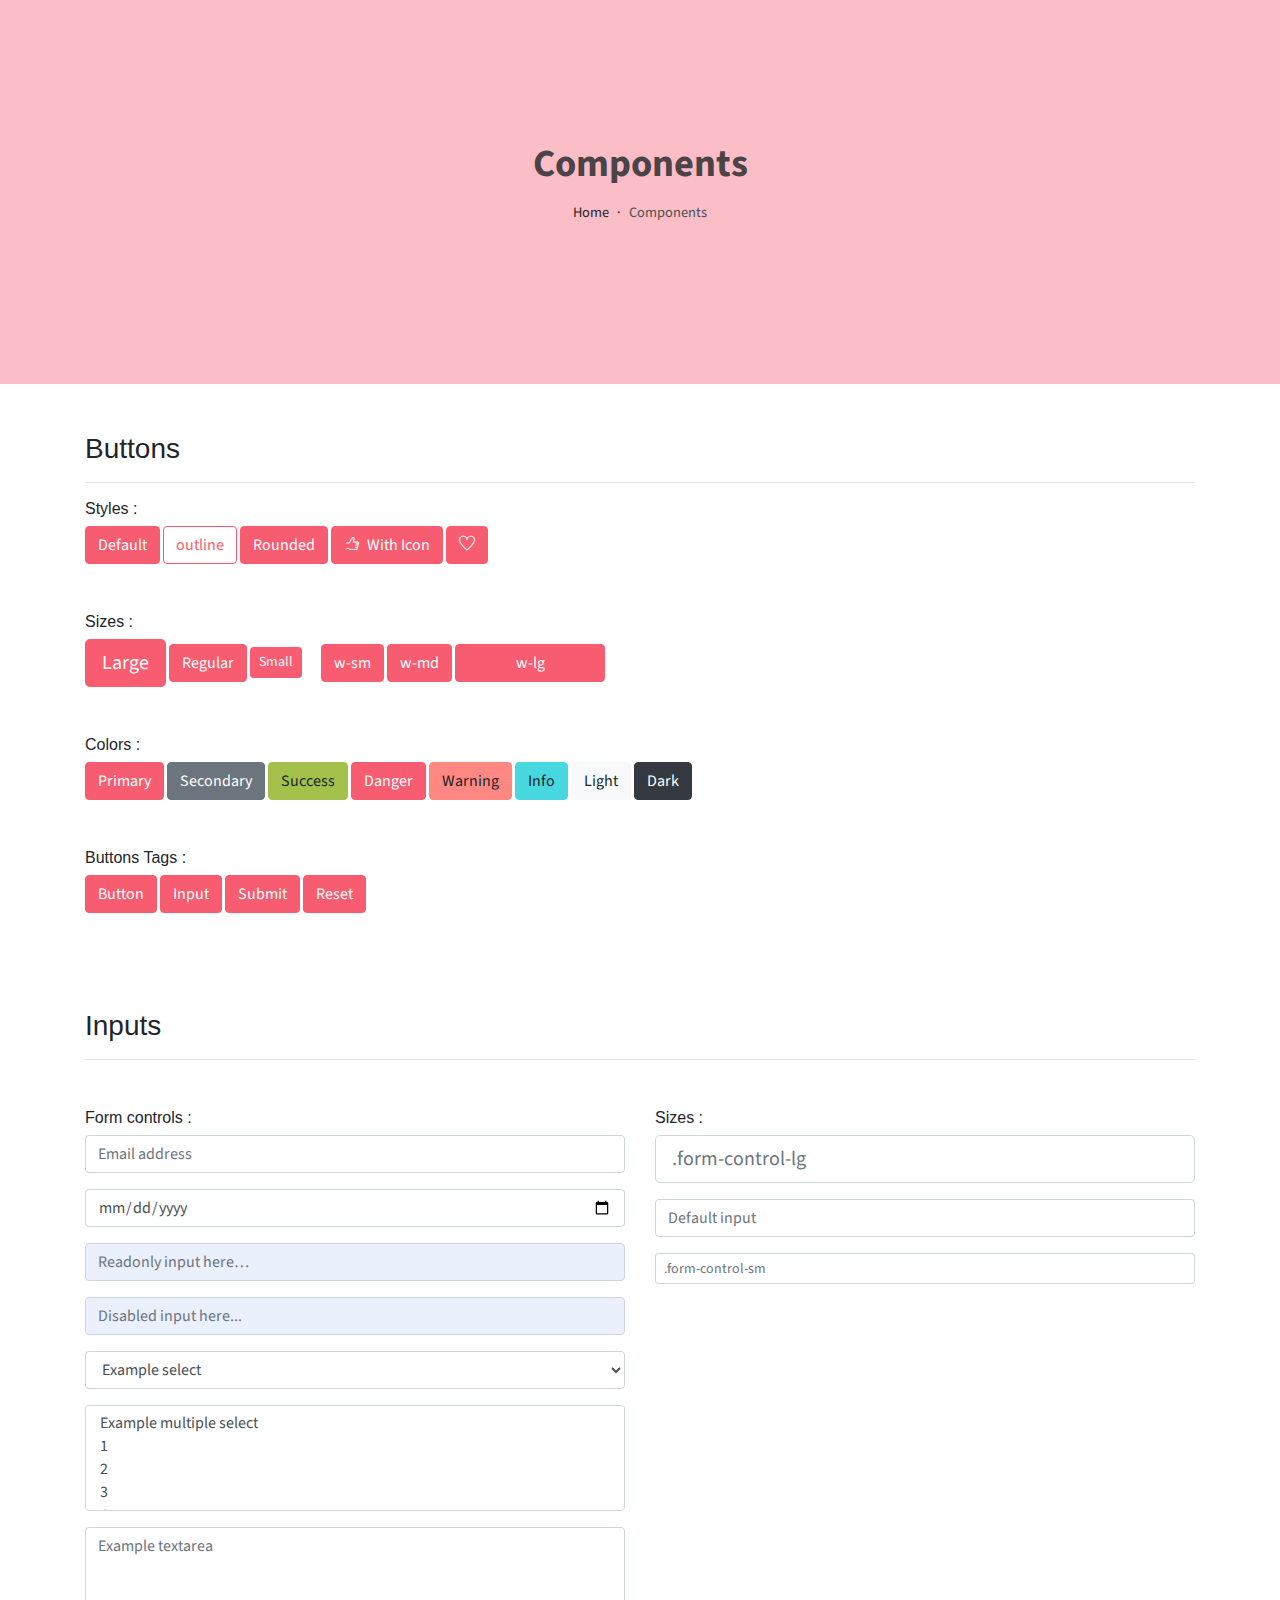
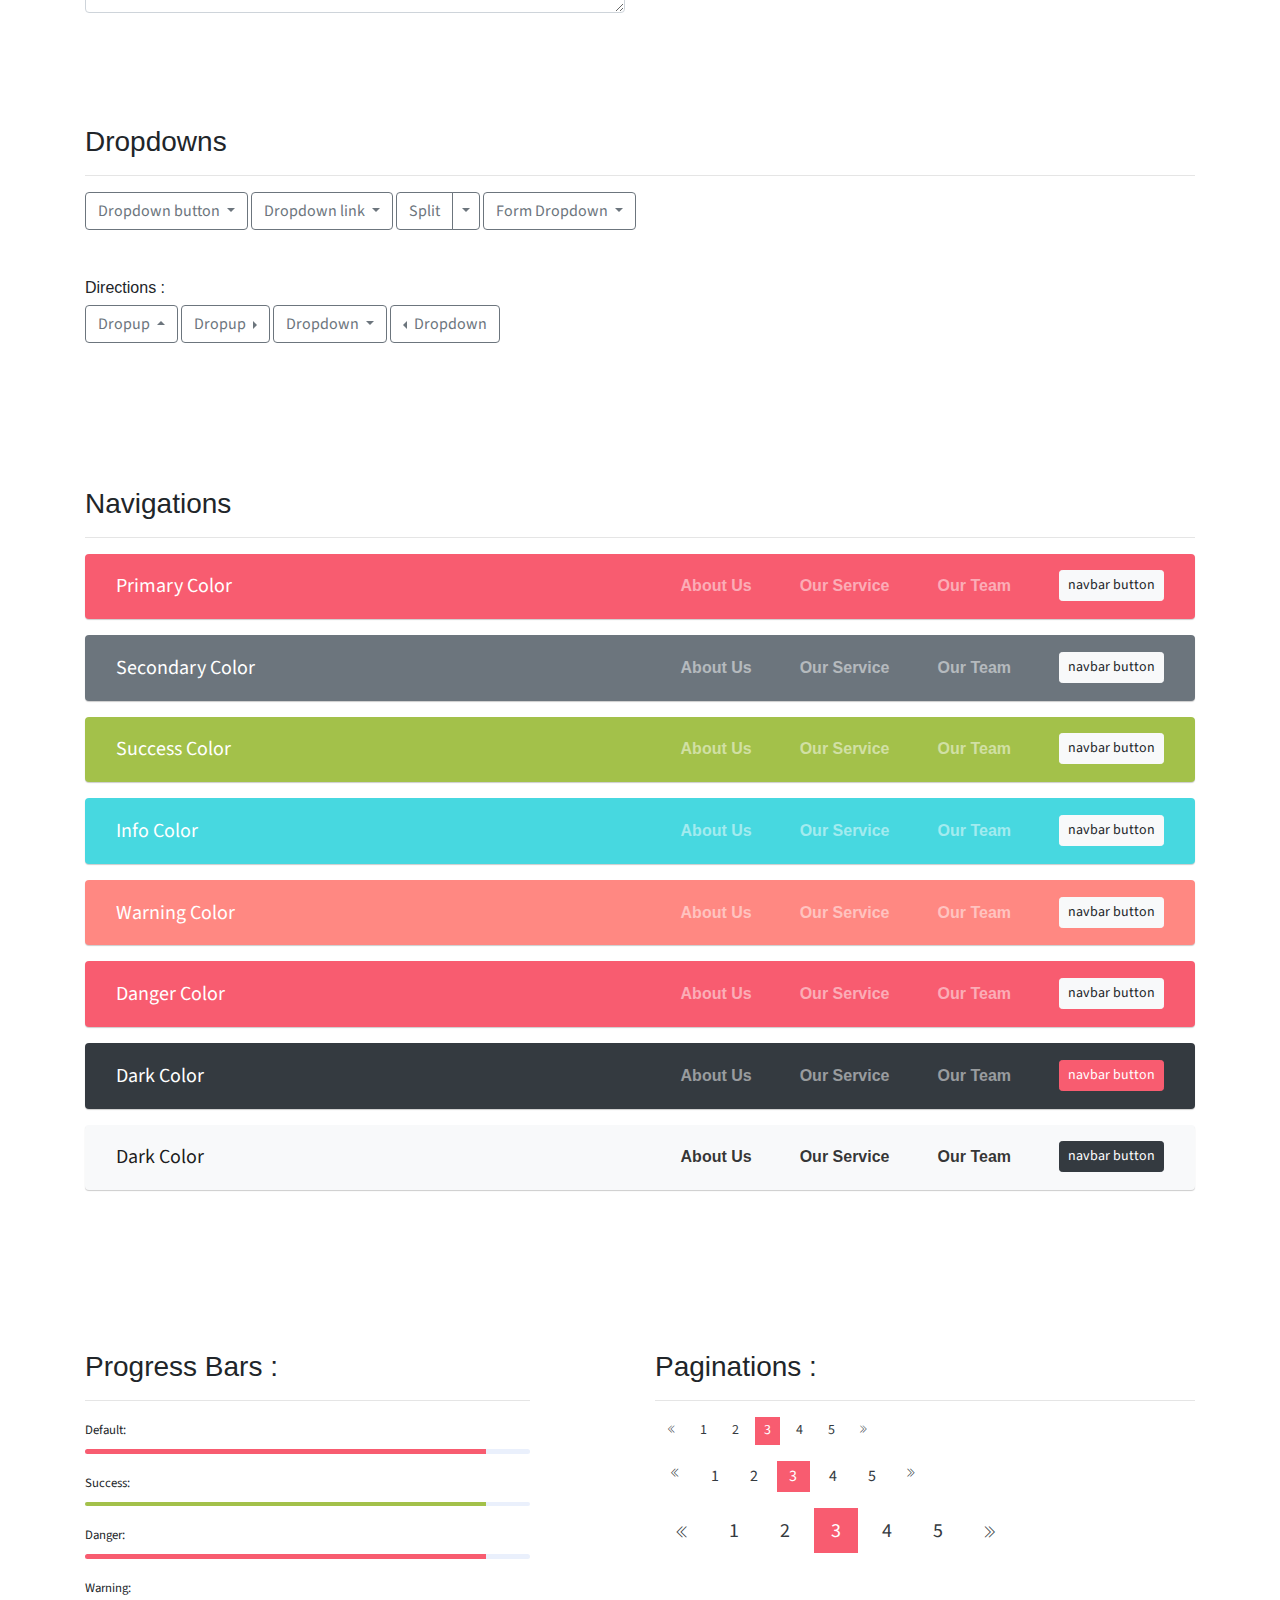
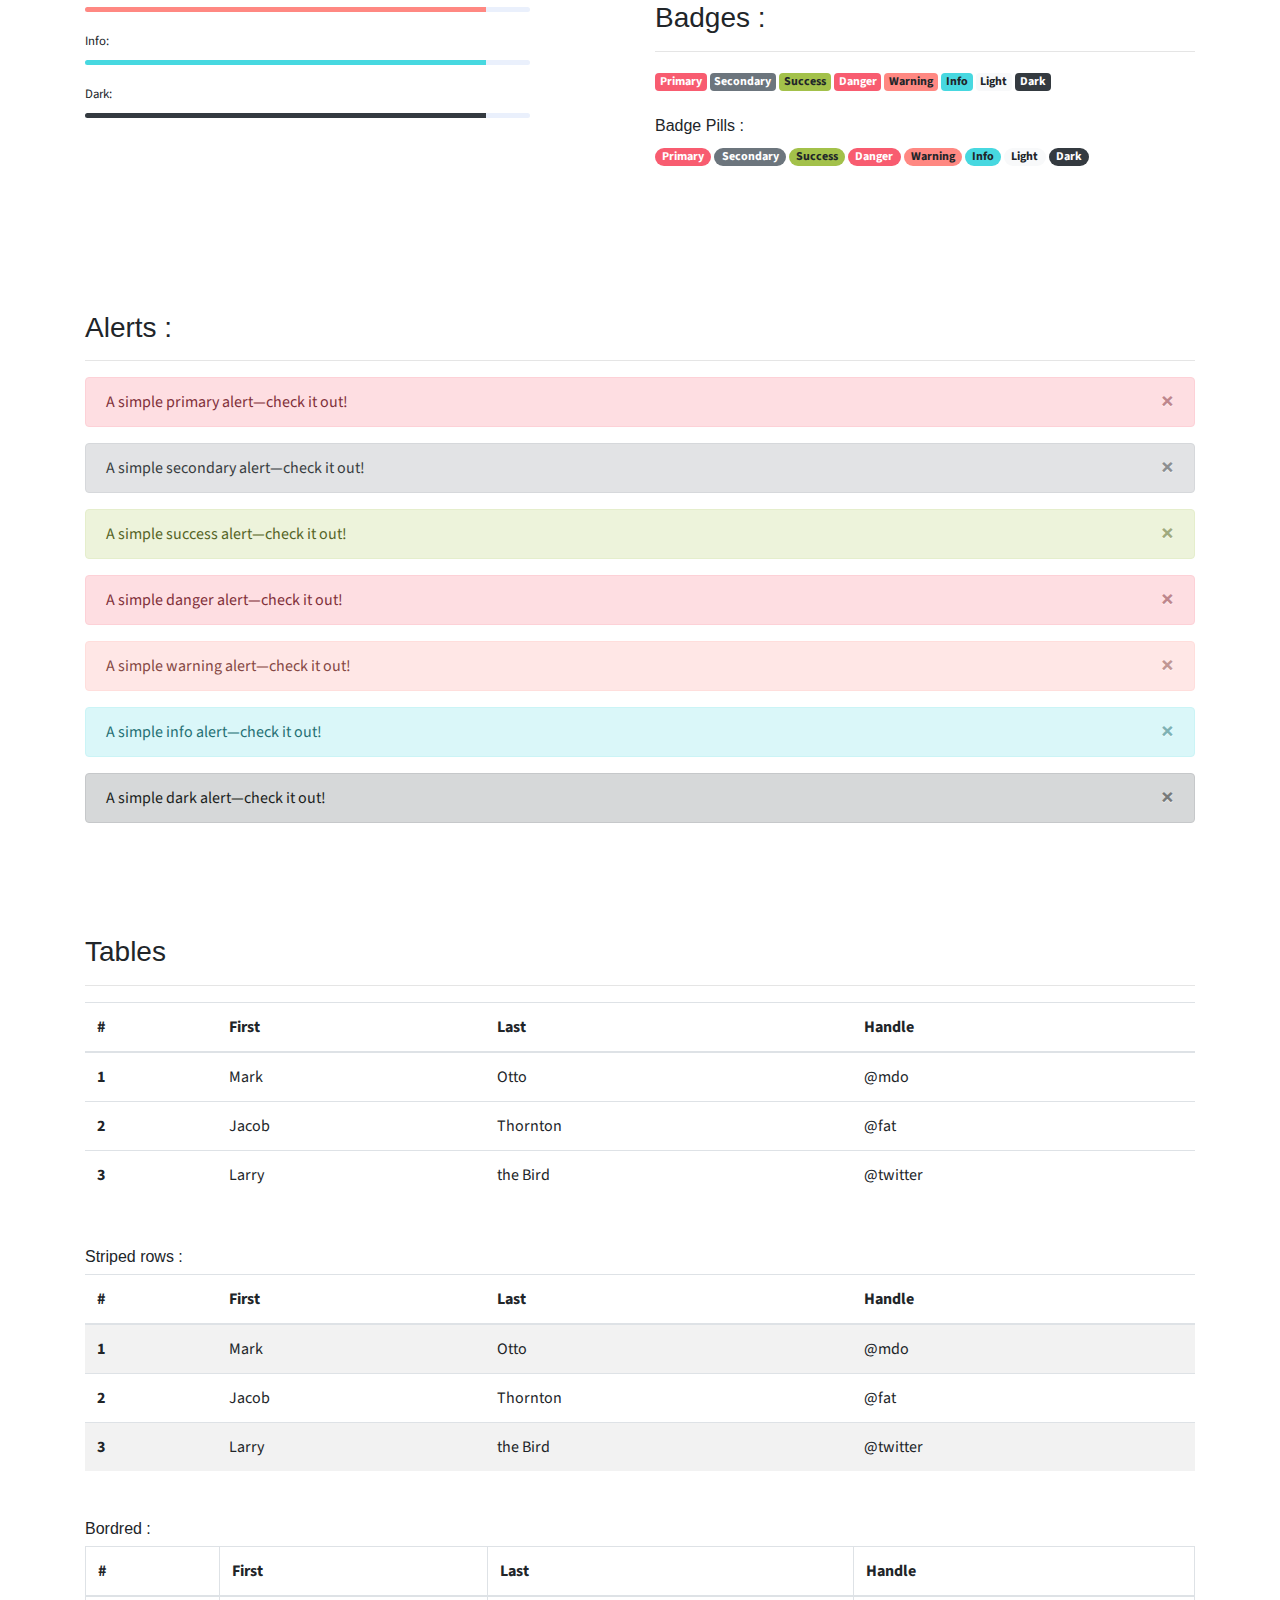
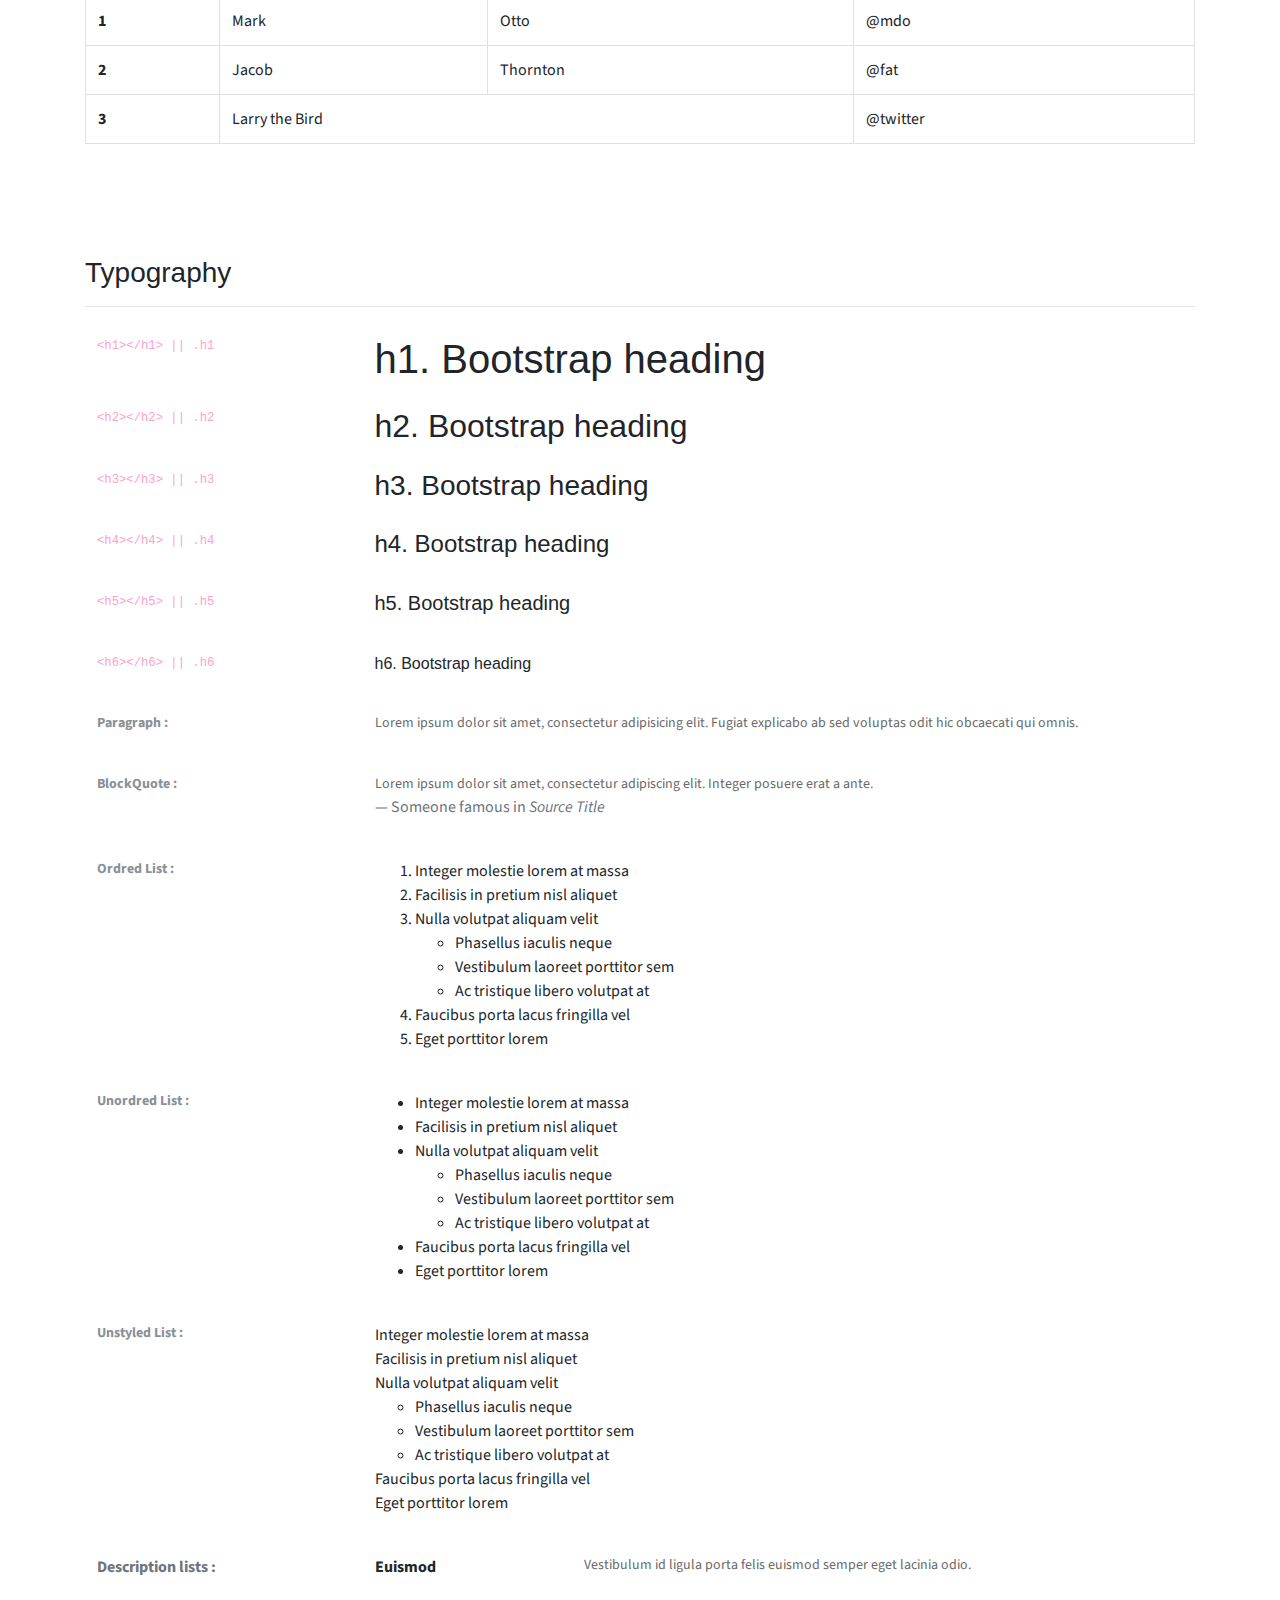
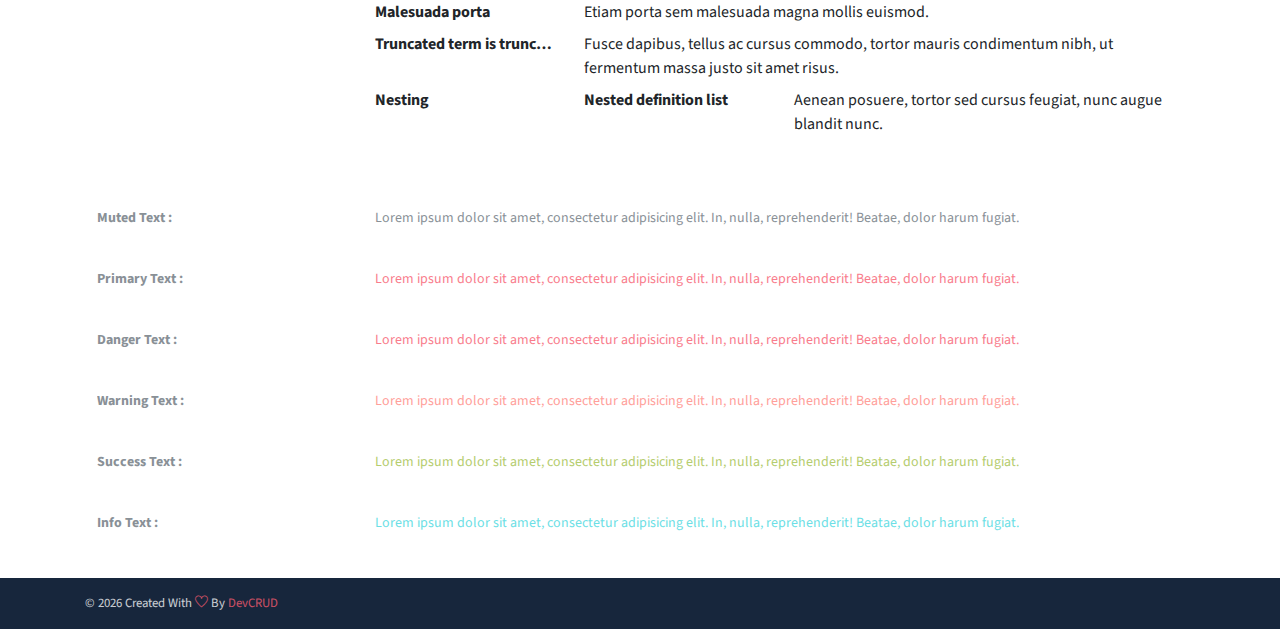
<file: components.html>
<!DOCTYPE html>
<html lang="en">
<head>
   <meta charset="utf-8">
   <meta name="viewport" content="width=device-width, initial-scale=1, shrink-to-fit=no">
   <meta name="description" content="Start your development with JohnDoe landing page.">
   <meta name="author" content="Devcrud">
   <title>AnLee Landing page | Components</title>
   <link rel="icon" href="assets/imgs/favicon.png" type="image/png">
   <!-- font icons -->
   <link rel="stylesheet" href="assets/vendors/themify-icons/css/themify-icons.css">
   <!-- Bootstrap + Steller  -->
   <link rel="stylesheet" href="assets/css/johndoe.css">
</head>
<body>

   <!-- Page Header -->
   <header class="header header-mini"> 
      <div class="header-title">Components</div> 
      <nav aria-label="breadcrumb">
         <ol class="breadcrumb">
            <li class="breadcrumb-item"><a href="/">Home</a></li>
            <li class="breadcrumb-item active" aria-current="page">Components</li>
         </ol>
      </nav>
   </header> <!-- End Of Page Header -->

   <!-- main content -->
   <div class="container">

      <!-- Buttons -->
      <h3 class="mt-5">Buttons</h3>
      <hr>
      <h6 class="section-secondary-title">Styles :</h6>
      <button class="btn btn-primary">Default</button>
      <button class="btn btn-outline-primary">outline</button>
      <button class="btn btn-primary rounded">Rounded</button>
      <button class="btn btn-primary rounded"><i class="ti-thumb-up pr-1"></i> With Icon</button>
      <button class="btn btn-primary circle"><i class="ti-heart"></i></button>

      <h6 class="section-secondary-title mt-5">Sizes :</h6>
      <button class="btn btn-primary btn-lg">Large</button>
      <button class="btn btn-primary ">Regular</button>
      <button class="btn btn-primary btn-sm">Small</button>
      <button class="btn btn-primary w-sm ml-3">w-sm</button>
      <button class="btn btn-primary w-md">w-md</button>
      <button class="btn btn-primary w-lg">w-lg</button>

      <h6 class="section-secondary-title mt-5">Colors :</h6>          
      <button type="button" class="btn btn-primary">Primary</button>
      <button type="button" class="btn btn-secondary">Secondary</button>
      <button type="button" class="btn btn-success">Success</button>
      <button type="button" class="btn btn-danger">Danger</button>
      <button type="button" class="btn btn-warning">Warning</button>
      <button type="button" class="btn btn-info">Info</button>
      <button type="button" class="btn btn-light">Light</button>
      <button type="button" class="btn btn-dark">Dark</button>

      <h6 class="section-secondary-title mt-5">Buttons Tags :</h6>
      <button class="btn btn-primary" type="submit">Button</button>
      <input class="btn btn-primary" type="button" value="Input">
      <input class="btn btn-primary" type="submit" value="Submit">
      <input class="btn btn-primary" type="reset" value="Reset">
      
      <!-- devider -->
      <div class="py-5"></div>

      <!-- Inputs -->
      <h3>Inputs</h3>
      <hr>
      <div class="row mt-5">
         <div class="col-md-6">
            <h6 class="section-secondary-title">Form controls :</h6>        
            <div class="form-group">
               <input type="email" class="form-control" id="exampleFormControlInput1" placeholder="Email address">
            </div>
            <div class="form-group">
               <input type="date" class="form-control" id="exampleFormControlInput1" placeholder="Date">
            </div>
            <div class="form-group">
               <input class="form-control" type="text" placeholder="Readonly input here…" readonly>
            </div>
            <div class="form-group">
               <input class="form-control" id="disabledInput" type="text" placeholder="Disabled input here..." disabled>
            </div>
            <div class="form-group">
               <select class="form-control" id="exampleFormControlSelect1">
                  <option>Example select</option>
                  <option>1</option>
                  <option>2</option>
                  <option>3</option>
                  <option>4</option>
                  <option>5</option>
               </select>
            </div>
            <div class="form-group">
               <select multiple class="form-control" id="exampleFormControlSelect2">
                  <option>Example multiple select</option>
                  <option>1</option>
                  <option>2</option>
                  <option>3</option>
                  <option>4</option>
                  <option>5</option>
               </select>
            </div>
            <div class="form-group">
               <textarea class="form-control" id="exampleFormControlTextarea1" rows="3" placeholder="Example textarea"></textarea>
            </div>
         </div>
         <div class="col-md-6">
            <h6 class="section-secondary-title">Sizes :</h6>    
            <div class="form-group">
               <input class="form-control form-control-lg" type="text" placeholder=".form-control-lg">             
            </div>
            <div class="form-group">
               <input class="form-control" type="text" placeholder="Default input">
            </div>
            <div class="form-group">
               <input class="form-control form-control-sm" type="text" placeholder=".form-control-sm"> 
            </div>
         </div>
      </div> <!-- end of inputs -->   

      <!-- devider -->
      <div class="py-5"></div>             

      <!-- Dropdowns -->
      <h3 class="components-section-title font-weight-normal">Dropdowns</h3>
      <hr>
      <div class="dropdown d-inline-block">
         <button class="btn btn-outline-secondary dropdown-toggle" type="button" id="dropdownMenuButton" data-toggle="dropdown" aria-haspopup="true" aria-expanded="false">
         Dropdown button
         </button>
         <div class="dropdown-menu" aria-labelledby="dropdownMenuButton">
         <a class="dropdown-item" href="#">Action</a>
         <a class="dropdown-item" href="#">Another action</a>
         <a class="dropdown-item" href="#">Something else here</a>
         </div>
      </div>
      <div class="dropdown d-inline-block">
         <a class="btn btn-outline-secondary dropdown-toggle" href="#" role="button" id="dropdownMenuLink" data-toggle="dropdown" aria-haspopup="true" aria-expanded="false">
            Dropdown link
         </a>
         <div class="dropdown-menu" aria-labelledby="dropdownMenuLink">
            <a class="dropdown-item" href="#">Action</a>
            <a class="dropdown-item" href="#">Another action</a>
            <a class="dropdown-item" href="#">Something else here</a>
         </div>
      </div>
      <div class="btn-group">
         <button type="button" class="btn btn-outline-secondary">Split</button>
         <button type="button" class="btn btn-outline-secondary dropdown-toggle dropdown-toggle-split" data-toggle="dropdown" aria-haspopup="true" aria-expanded="false">
         <span class="sr-only">Toggle Dropdown</span>
         </button>
         <div class="dropdown-menu">
            <a class="dropdown-item" href="#">Action</a>
            <a class="dropdown-item" href="#">Another action</a>
            <a class="dropdown-item" href="#">Something else here</a>
            <div class="dropdown-divider"></div>
            <a class="dropdown-item" href="#">Separated link</a>
         </div>
      </div>
      <div class="btn-group">
         <button class="btn btn-outline-secondary dropdown-toggle" type="button" id="dropdownMenuButton" data-toggle="dropdown" aria-haspopup="true" aria-expanded="false">
            Form Dropdown
         </button>
         <div class="dropdown-menu form">
            <form class="px-4 py-3">
               <div class="form-group">
                  <input type="email" class="form-control" id="exampleDropdownFormEmail1" placeholder="email@example.com">
               </div>
               <div class="form-group">
                  <input type="password" class="form-control" id="exampleDropdownFormPassword1" placeholder="Password">
               </div>
               <div class="form-check mb-3">
                  <input type="checkbox" class="form-check-input" id="dropdownCheck">
                  <label class="form-check-label" for="dropdownCheck">
                     Remember me
                  </label>
               </div>
               <button type="submit" class="btn btn-primary btn-block">Sign in</button>
            </form>
            <div class="dropdown-divider"></div>
            <a class="dropdown-item" href="#"><small>New around here? Sign up</small></a>
            <a class="dropdown-item" href="#"><small>Forgot password?</small></a>
         </div>
      </div>       
      <h6 class="section-secondary-title mt-5">Directions :</h6>  
      <div class="btn-group dropup">
         <button type="button" class="btn btn-outline-secondary dropdown-toggle" data-toggle="dropdown" aria-haspopup="true" aria-expanded="false">
            Dropup
         </button>
         <div class="dropdown-menu">
            <a class="dropdown-item" href="#">Action</a>
            <a class="dropdown-item" href="#">Another action</a>
            <a class="dropdown-item" href="#">Something else here</a>
            <div class="dropdown-divider"></div>
            <a class="dropdown-item" href="#">Separated link</a>
         </div>
      </div>
      <div class="btn-group dropright">
         <button type="button" class="btn btn-outline-secondary dropdown-toggle" data-toggle="dropdown" aria-haspopup="true" aria-expanded="false">
            Dropup
         </button>
         <div class="dropdown-menu">
            <a class="dropdown-item" href="#">Action</a>
            <a class="dropdown-item" href="#">Another action</a>
            <a class="dropdown-item" href="#">Something else here</a>
            <div class="dropdown-divider"></div>
            <a class="dropdown-item" href="#">Separated link</a>
         </div>
      </div>
      <div class="btn-group">
         <button type="button" class="btn btn-outline-secondary dropdown-toggle" data-toggle="dropdown" aria-haspopup="true" aria-expanded="false">
            Dropdown
         </button>
         <div class="dropdown-menu">
            <a class="dropdown-item" href="#">Action</a>
            <a class="dropdown-item" href="#">Another action</a>
            <a class="dropdown-item" href="#">Something else here</a>
            <div class="dropdown-divider"></div>
            <a class="dropdown-item" href="#">Separated link</a>
         </div>
      </div>
      <div class="btn-group dropleft">
         <button type="button" class="btn btn-outline-secondary dropdown-toggle" data-toggle="dropdown" aria-haspopup="true" aria-expanded="false">
            Dropdown
         </button>
         <div class="dropdown-menu">
            <a class="dropdown-item" href="#">Action</a>
            <a class="dropdown-item" href="#">Another action</a>
            <a class="dropdown-item" href="#">Something else here</a>
            <div class="dropdown-divider"></div>
            <a class="dropdown-item" href="#">Separated link</a>
         </div>
      </div> <!-- end of Dropdowns -->  

      <!-- devider -->
      <div class="py-5"></div>   

      <!-- navbars -->
      <h3 class="components-section-title font-weight-normal mt-5">Navigations</h3>
      <hr>
      <nav class="navbar navbar-expand-sm navbar-dark bg-primary rounded shadow mb-3">
         <div class="container">
            <a class="navbar-brand" href="#">Primary Color</a>
            <button class="navbar-toggler ml-auto" type="button" data-toggle="collapse" data-target="#navbarSupportedContent" aria-controls="navbarSupportedContent" aria-expanded="false" aria-label="Toggle navigation">
            <span class="navbar-toggler-icon"></span>
            </button>
            <div class="collapse navbar-collapse" id="navbarSupportedContent">
               <ul class="navbar-nav ml-auto"> 
                  <li class="nav-item">
                     <a class="nav-link" href="#about">About Us</a>
                  </li>
                  <li class="nav-item">
                     <a class="nav-link" href="#service">Our Service</a>
                  </li>
                  <li class="nav-item">
                     <a class="nav-link" href="#team">Our Team</a>
                  </li>
                  <li class="nav-item">
                     <a href="#book-table" class="ml-4 mt-1 btn btn-light btn-sm">navbar button</a>
                  </li>
               </ul>                       
            </div>
         </div>
      </nav>
      <nav class="navbar navbar-expand-sm navbar-dark bg-secondary rounded shadow mb-3">
         <div class="container">
            <a class="navbar-brand" href="#">Secondary Color</a>
            <button class="navbar-toggler ml-auto" type="button" data-toggle="collapse" data-target="#navbarSupportedContent" aria-controls="navbarSupportedContent" aria-expanded="false" aria-label="Toggle navigation">
            <span class="navbar-toggler-icon"></span>
            </button>
            <div class="collapse navbar-collapse" id="navbarSupportedContent">
               <ul class="navbar-nav ml-auto"> 
                  <li class="nav-item">
                     <a class="nav-link" href="#about">About Us</a>
                  </li>
                  <li class="nav-item">
                     <a class="nav-link" href="#service">Our Service</a>
                  </li>
                  <li class="nav-item">
                     <a class="nav-link" href="#team">Our Team</a>
                  </li>
                  <li class="nav-item">
                     <a href="#book-table" class="ml-4 mt-1 btn btn-light btn-sm">navbar button</a>
                  </li>
               </ul>                       
            </div>
         </div>
      </nav>
      <nav class="navbar navbar-expand-sm navbar-dark bg-success rounded shadow mb-3">
         <div class="container">
            <a class="navbar-brand" href="#">Success Color</a>
            <button class="navbar-toggler ml-auto" type="button" data-toggle="collapse" data-target="#navbarSupportedContent" aria-controls="navbarSupportedContent" aria-expanded="false" aria-label="Toggle navigation">
            <span class="navbar-toggler-icon"></span>
            </button>
            <div class="collapse navbar-collapse" id="navbarSupportedContent">
               <ul class="navbar-nav ml-auto"> 
                  <li class="nav-item">
                     <a class="nav-link" href="#about">About Us</a>
                  </li>
                  <li class="nav-item">
                     <a class="nav-link" href="#service">Our Service</a>
                  </li>
                  <li class="nav-item">
                     <a class="nav-link" href="#team">Our Team</a>
                  </li>
                  <li class="nav-item">
                     <a href="#book-table" class="ml-4 mt-1 btn btn-light btn-sm">navbar button</a>
                  </li>
               </ul>                       
            </div>
         </div>
      </nav>
      <nav class="navbar navbar-expand-sm navbar-dark bg-info rounded shadow mb-3">
         <div class="container">
            <a class="navbar-brand" href="#">Info Color</a>
            <button class="navbar-toggler ml-auto" type="button" data-toggle="collapse" data-target="#navbarSupportedContent" aria-controls="navbarSupportedContent" aria-expanded="false" aria-label="Toggle navigation">
            <span class="navbar-toggler-icon"></span>
            </button>
            <div class="collapse navbar-collapse" id="navbarSupportedContent">
               <ul class="navbar-nav ml-auto"> 
                  <li class="nav-item">
                     <a class="nav-link" href="#about">About Us</a>
                  </li>
                  <li class="nav-item">
                     <a class="nav-link" href="#service">Our Service</a>
                  </li>
                  <li class="nav-item">
                     <a class="nav-link" href="#team">Our Team</a>
                  </li>
                  <li class="nav-item">
                     <a href="#book-table" class="ml-4 mt-1 btn btn-light btn-sm">navbar button</a>
                  </li>
               </ul>                       
            </div>
         </div>
      </nav>
      <nav class="navbar navbar-expand-sm navbar-dark bg-warning rounded shadow mb-3">
         <div class="container">
            <a class="navbar-brand" href="#">Warning Color</a>
            <button class="navbar-toggler ml-auto" type="button" data-toggle="collapse" data-target="#navbarSupportedContent" aria-controls="navbarSupportedContent" aria-expanded="false" aria-label="Toggle navigation">
            <span class="navbar-toggler-icon"></span>
            </button>
            <div class="collapse navbar-collapse" id="navbarSupportedContent">
               <ul class="navbar-nav ml-auto"> 
                  <li class="nav-item">
                     <a class="nav-link" href="#about">About Us</a>
                  </li>
                  <li class="nav-item">
                     <a class="nav-link" href="#service">Our Service</a>
                  </li>
                  <li class="nav-item">
                     <a class="nav-link" href="#team">Our Team</a>
                  </li>
                  <li class="nav-item">
                     <a href="#book-table" class="ml-4 mt-1 btn btn-light btn-sm">navbar button</a>
                  </li>
               </ul>                       
            </div>
         </div>
      </nav>
      <nav class="navbar navbar-expand-sm navbar-dark bg-danger rounded shadow mb-3">
         <div class="container">
            <a class="navbar-brand" href="#">Danger Color</a>
            <button class="navbar-toggler ml-auto" type="button" data-toggle="collapse" data-target="#navbarSupportedContent" aria-controls="navbarSupportedContent" aria-expanded="false" aria-label="Toggle navigation">
            <span class="navbar-toggler-icon"></span>
            </button>
            <div class="collapse navbar-collapse" id="navbarSupportedContent">
               <ul class="navbar-nav ml-auto"> 
                  <li class="nav-item">
                     <a class="nav-link" href="#about">About Us</a>
                  </li>
                  <li class="nav-item">
                     <a class="nav-link" href="#service">Our Service</a>
                  </li>
                  <li class="nav-item">
                     <a class="nav-link" href="#team">Our Team</a>
                  </li>
                  <li class="nav-item">
                     <a href="#book-table" class="ml-4 mt-1 btn btn-light btn-sm">navbar button</a>
                  </li>
               </ul>                       
            </div>
         </div>
      </nav>
      <nav class="navbar navbar-expand-sm navbar-dark bg-dark rounded shadow mb-3">
         <div class="container">
            <a class="navbar-brand" href="#">Dark Color</a>
            <button class="navbar-toggler ml-auto" type="button" data-toggle="collapse" data-target="#navbarSupportedContent" aria-controls="navbarSupportedContent" aria-expanded="false" aria-label="Toggle navigation">
            <span class="navbar-toggler-icon"></span>
            </button>
            <div class="collapse navbar-collapse" id="navbarSupportedContent">
               <ul class="navbar-nav ml-auto"> 
                  <li class="nav-item">
                     <a class="nav-link" href="#about">About Us</a>
                  </li>
                  <li class="nav-item">
                     <a class="nav-link" href="#service">Our Service</a>
                  </li>
                  <li class="nav-item">
                     <a class="nav-link" href="#team">Our Team</a>
                  </li>
                  <li class="nav-item">
                     <a href="#book-table" class="ml-4 mt-1 btn btn-primary btn-sm">navbar button</a>
                  </li>
               </ul>                       
            </div>
         </div>
      </nav>
      <nav class="navbar navbar-expand-sm navbar-light bg-light rounded shadow mb-3">
         <div class="container">
            <a class="navbar-brand" href="#">Dark Color</a>
            <button class="navbar-toggler ml-auto" type="button" data-toggle="collapse" data-target="#navbarSupportedContent" aria-controls="navbarSupportedContent" aria-expanded="false" aria-label="Toggle navigation">
            <span class="navbar-toggler-icon"></span>
            </button>
            <div class="collapse navbar-collapse" id="navbarSupportedContent">
               <ul class="navbar-nav ml-auto"> 
                  <li class="nav-item">
                     <a class="nav-link" href="#about">About Us</a>
                  </li>
                  <li class="nav-item">
                     <a class="nav-link" href="#service">Our Service</a>
                  </li>
                  <li class="nav-item">
                     <a class="nav-link" href="#team">Our Team</a>
                  </li>
                  <li class="nav-item">
                     <a href="#book-table" class="ml-4 mt-1 btn btn-dark btn-sm">navbar button</a>
                  </li>
               </ul>                       
            </div>
         </div>
      </nav>
      <!-- End of navbars -->

      <!-- devider -->
      <div class="py-5"></div>   
      
      <!-- progress bars -->
      <div class="row justify-content-between">
         <div class="col-md-5">
            <h3 class="components-section-title font-weight-normal mt-5">Progress Bars :</h3>
            <hr>
            <small>Default: </small>
            <div class="progress mt-2 mb-3">
               <div class="progress-bar" role="progressbar" style="width: 90%" aria-valuenow="25" aria-valuemin="0" aria-valuemax="100"></div>
            </div>
            <small>Success:</small>
            <div class="progress mt-2 mb-3">
               <div class="progress-bar bg-success" role="progressbar" style="width: 90%" aria-valuenow="25" aria-valuemin="0" aria-valuemax="100"></div>
            </div>
            <small>Danger:</small>
            <div class="progress mt-2 mb-3">
               <div class="progress-bar bg-danger" role="progressbar" style="width: 90%" aria-valuenow="25" aria-valuemin="0" aria-valuemax="100"></div>
            </div>
            <small>Warning:</small>
            <div class="progress mt-2 mb-3">
               <div class="progress-bar bg-warning" role="progressbar" style="width: 90%" aria-valuenow="25" aria-valuemin="0" aria-valuemax="100"></div>
            </div>
            <small>Info:</small>
            <div class="progress mt-2 mb-3">
               <div class="progress-bar bg-info" role="progressbar" style="width: 90%" aria-valuenow="25" aria-valuemin="0" aria-valuemax="100"></div>
            </div>
            <small>Dark:</small>
            <div class="progress mt-2 mb-3">
               <div class="progress-bar bg-dark" role="progressbar" style="width: 90%" aria-valuenow="25" aria-valuemin="0" aria-valuemax="100"></div>
            </div>
         </div>
         <div class="col-md-6">
            <h3 class="components-section-title font-weight-normal mt-5">Paginations :</h3>
            <hr>
            <nav aria-label="Page navigation example">
               <ul class="pagination pagination-sm">
                  <li class="page-item"><a class="page-link" href="#"><i class="ti-angle-double-left"></i></a></li>
                  <li class="page-item"><a class="page-link" href="#">1</a></li>
                  <li class="page-item"><a class="page-link" href="#">2</a></li>
                  <li class="page-item active"><a class="page-link" href="#">3</a></li>
                  <li class="page-item"><a class="page-link" href="#">4</a></li>
                  <li class="page-item"><a class="page-link" href="#">5</a></li>
                  <li class="page-item"><a class="page-link" href="#"><i class="ti-angle-double-right"></i></a></li>
               </ul>
            </nav>
            <nav aria-label="Page navigation example">
               <ul class="pagination">
               <li class="page-item"><a class="page-link" href="#"><i class="ti-angle-double-left"></i></a></li>
                  <li class="page-item"><a class="page-link" href="#">1</a></li>
                  <li class="page-item"><a class="page-link" href="#">2</a></li>
                  <li class="page-item active"><a class="page-link" href="#">3</a></li>
                  <li class="page-item"><a class="page-link" href="#">4</a></li>
                  <li class="page-item"><a class="page-link" href="#">5</a></li>
                  <li class="page-item"><a class="page-link" href="#"><i class="ti-angle-double-right"></i></a></li>
               </ul>
            </nav>
            <nav aria-label="Page navigation example">
               <ul class="pagination pagination-lg">
                  <li class="page-item"><a class="page-link" href="#"><i class="ti-angle-double-left"></i></a></li>
                  <li class="page-item"><a class="page-link" href="#">1</a></li>
                  <li class="page-item"><a class="page-link" href="#">2</a></li>
                  <li class="page-item active"><a class="page-link" href="#">3</a></li>
                  <li class="page-item"><a class="page-link" href="#">4</a></li>
                  <li class="page-item"><a class="page-link" href="#">5</a></li>
                  <li class="page-item"><a class="page-link" href="#"><i class="ti-angle-double-right"></i></a></li>
               </ul>
            </nav>

            <!-- Badges -->
            <h3 class="components-section-title font-weight-normal mt-5">Badges :</h3>
            <hr>
            <span class="badge badge-primary">Primary</span>
            <span class="badge badge-secondary">Secondary</span>
            <span class="badge badge-success">Success</span>
            <span class="badge badge-danger">Danger</span>
            <span class="badge badge-warning">Warning</span>
            <span class="badge badge-info">Info</span>
            <span class="badge badge-light">Light</span>
            <span class="badge badge-dark">Dark</span>
            <h6 class="section-secondary-title mt-4 mb-2">Badge Pills :</h6>
            <span class="badge badge-pill badge-primary">Primary</span>
            <span class="badge badge-pill badge-secondary">Secondary</span>
            <span class="badge badge-pill badge-success">Success</span>
            <span class="badge badge-pill badge-danger">Danger</span>
            <span class="badge badge-pill badge-warning">Warning</span>
            <span class="badge badge-pill badge-info">Info</span>
            <span class="badge badge-pill badge-light">Light</span>
            <span class="badge badge-pill badge-dark">Dark</span>
         </div>
      </div> <!-- End of Progress bars -->

      <!-- devider -->
      <div class="py-5"></div>  

      <!-- Alerts -->
      <h3 class="components-section-title font-weight-normal mt-5">Alerts :</h3>
      <hr>
      <div class="alert alert-primary alert-dismissible fade show" role="alert">
         A simple primary alert—check it out!
         <button type="button" class="close" data-dismiss="alert" aria-label="Close">
            <span aria-hidden="true">&times;</span>
         </button>
      </div>
      <div class="alert alert-secondary alert-dismissible fade show" role="alert">
         A simple secondary alert—check it out!
         <button type="button" class="close" data-dismiss="alert" aria-label="Close">
            <span aria-hidden="true">&times;</span>
         </button>
      </div>
      <div class="alert alert-success alert-dismissible fade show" role="alert">
         A simple success alert—check it out!
         <button type="button" class="close" data-dismiss="alert" aria-label="Close">
            <span aria-hidden="true">&times;</span>
         </button>
      </div>
      <div class="alert alert-danger alert-dismissible fade show" role="alert">
         A simple danger alert—check it out!
         <button type="button" class="close" data-dismiss="alert" aria-label="Close">
            <span aria-hidden="true">&times;</span>
         </button>
      </div>
      <div class="alert alert-warning alert-dismissible fade show" role="alert">
         A simple warning alert—check it out!
         <button type="button" class="close" data-dismiss="alert" aria-label="Close">
            <span aria-hidden="true">&times;</span>
         </button>
      </div>
      <div class="alert alert-info alert-dismissible fade show" role="alert">
         A simple info alert—check it out!
         <button type="button" class="close" data-dismiss="alert" aria-label="Close">
            <span aria-hidden="true">&times;</span>
         </button>
      </div>
      <div class="alert alert-dark alert-dismissible fade show" role="alert">
         A simple dark alert—check it out!
         <button type="button" class="close" data-dismiss="alert" aria-label="Close">
            <span aria-hidden="true">&times;</span>
         </button>
      </div>
      <!-- end of alerts -->

      <!-- devider -->
      <div class="py-5"></div> 
   
      <!-- tables -->
      <h3 class="components-section-title">Tables</h3>
      <hr>
      <table class="table">
         <thead>
            <tr>
               <th scope="col">#</th>
               <th scope="col">First</th>
               <th scope="col">Last</th>
               <th scope="col">Handle</th>
            </tr>
         </thead>
         <tbody>
            <tr>
               <th scope="row">1</th>
               <td>Mark</td>
               <td>Otto</td>
               <td>@mdo</td>
            </tr>
            <tr>
               <th scope="row">2</th>
               <td>Jacob</td>
               <td>Thornton</td>
               <td>@fat</td>
            </tr>
            <tr>
               <th scope="row">3</th>
               <td>Larry</td>
               <td>the Bird</td>
               <td>@twitter</td>
            </tr>
         </tbody>
      </table>

      <h6 class="section-secondary-title mt-5">Striped rows :</h6>
      <table class="table table-striped">
         <thead>
            <tr>
               <th scope="col">#</th>
               <th scope="col">First</th>
               <th scope="col">Last</th>
               <th scope="col">Handle</th>
            </tr>
         </thead>
         <tbody>
            <tr>
               <th scope="row">1</th>
               <td>Mark</td>
               <td>Otto</td>
               <td>@mdo</td>
            </tr>
            <tr>
               <th scope="row">2</th>
               <td>Jacob</td>
               <td>Thornton</td>
               <td>@fat</td>
            </tr>
            <tr>
               <th scope="row">3</th>
               <td>Larry</td>
               <td>the Bird</td>
               <td>@twitter</td>
            </tr>
         </tbody>
      </table>

      <h6 class="section-secondary-title mt-5">Bordred :</h6>
      <table class="table table-bordered">
         <thead>
            <tr>
               <th scope="col">#</th>
               <th scope="col">First</th>
               <th scope="col">Last</th>
               <th scope="col">Handle</th>
            </tr>
         </thead>
         <tbody>
            <tr>
               <th scope="row">1</th>
               <td>Mark</td>
               <td>Otto</td>
               <td>@mdo</td>
            </tr>
            <tr>
               <th scope="row">2</th>
               <td>Jacob</td>
               <td>Thornton</td>
               <td>@fat</td>
            </tr>
            <tr>
               <th scope="row">3</th>
               <td colspan="2">Larry the Bird</td>
               <td>@twitter</td>
            </tr>
         </tbody>
      </table>
      <!-- end of tables -->

      <!-- devider -->
      <div class="py-5"></div> 

      <!-- typography -->
      <h3 class="components-section-title">Typography</h3>
      <hr>
     
      <table class="table table-borderless v-align-center">
         <tbody>
            <tr>
               <td>
                  <p><code class="highlighter-rouge">&lt;h1&gt;&lt;/h1&gt; || .h1</code></p>
               </td>
               <td class="w-75"><span class="h1">h1. Bootstrap heading</span></td>
            </tr>
            <tr>
               <td>
                  <p><code class="highlighter-rouge">&lt;h2&gt;&lt;/h2&gt; || .h2</code></p>
               </td>
               <td><span class="h2">h2. Bootstrap heading</span></td>
            </tr>
            <tr>
               <td>
                  <p><code class="highlighter-rouge">&lt;h3&gt;&lt;/h3&gt; || .h3</code></p>
               </td>
               <td><span class="h3">h3. Bootstrap heading</span></td>
            </tr>
            <tr>
               <td>
                  <p><code class="highlighter-rouge">&lt;h4&gt;&lt;/h4&gt; || .h4</code></p>
               </td>
               <td><span class="h4">h4. Bootstrap heading</span></td>
            </tr>
            <tr>
               <td>
                  <p><code class="highlighter-rouge">&lt;h5&gt;&lt;/h5&gt; || .h5</code></p>
               </td>
               <td><span class="h5">h5. Bootstrap heading</span></td>
            </tr>
            <tr>
               <td>
                  <p><code class="highlighter-rouge">&lt;h6&gt;&lt;/h6&gt; || .h6</code></p>
               </td>
               <td><span class="h6">h6. Bootstrap heading</span></td>
            </tr>
            <tr>
               <td>
                  <p class="font-weight-bold text-muted">Paragraph :</p>
               </td>
               <td><p>Lorem ipsum dolor sit amet, consectetur adipisicing elit. Fugiat explicabo ab sed voluptas odit hic obcaecati qui omnis.</p></td>
            </tr>
            <tr>
               <td>
                  <p class="font-weight-bold text-muted">BlockQuote :</p>
               </td>
               <td>
                  <blockquote class="blockquote">
                     <p class="mb-0">Lorem ipsum dolor sit amet, consectetur adipiscing elit. Integer posuere erat a ante.</p>
                     <footer class="blockquote-footer">Someone famous in <cite title="Source Title">Source Title</cite></footer>
                  </blockquote>
               </td>
            </tr>

            
            <tr>
               <td><p class="font-weight-bold text-muted">Ordred List :</p></td>
               <td>
                  <ol>
                     <li>Integer molestie lorem at massa</li>
                     <li>Facilisis in pretium nisl aliquet</li>
                     <li>Nulla volutpat aliquam velit
                        <ul>
                           <li>Phasellus iaculis neque</li>
                           <li>Vestibulum laoreet porttitor sem</li>
                           <li>Ac tristique libero volutpat at</li>
                        </ul>
                     </li>
                     <li>Faucibus porta lacus fringilla vel</li>
                     <li>Eget porttitor lorem</li>
                  </ol>
               </td>
            </tr>
            <tr>
               <td><p class="font-weight-bold text-muted">Unordred List :</p></td>
               <td>
                  <ul >
                     <li>Integer molestie lorem at massa</li>
                     <li>Facilisis in pretium nisl aliquet</li>
                     <li>Nulla volutpat aliquam velit
                        <ul>
                           <li>Phasellus iaculis neque</li>
                           <li>Vestibulum laoreet porttitor sem</li>
                           <li>Ac tristique libero volutpat at</li>
                        </ul>
                     </li>
                     <li>Faucibus porta lacus fringilla vel</li>
                     <li>Eget porttitor lorem</li>
                  </ul>
               </td>
            </tr>
            <tr>
               <td><p class="font-weight-bold text-muted">Unstyled List :</p></td>
               <td>
                  <ul class="list-unstyled">
                     <li>Integer molestie lorem at massa</li>
                     <li>Facilisis in pretium nisl aliquet</li>
                     <li>Nulla volutpat aliquam velit
                        <ul>
                           <li>Phasellus iaculis neque</li>
                           <li>Vestibulum laoreet porttitor sem</li>
                           <li>Ac tristique libero volutpat at</li>
                        </ul>
                     </li>
                     <li>Faucibus porta lacus fringilla vel</li>
                     <li>Eget porttitor lorem</li>
                  </ul>
               </td>
            </tr>
            <tr>
               <td class="font-weight-bold text-muted">Description lists : </td>
               <td>
                  <dl class="row">
                     <dt class="col-sm-3">Euismod</dt>
                     <dd class="col-sm-9">
                        <p>Vestibulum id ligula porta felis euismod semper eget lacinia odio.</p>
                     </dd>

                     <dt class="col-sm-3">Malesuada porta</dt>
                     <dd class="col-sm-9">Etiam porta sem malesuada magna mollis euismod.</dd>

                     <dt class="col-sm-3 text-truncate">Truncated term is truncated</dt>
                     <dd class="col-sm-9">Fusce dapibus, tellus ac cursus commodo, tortor mauris condimentum nibh, ut fermentum massa justo sit amet risus.</dd>

                     <dt class="col-sm-3">Nesting</dt>
                     <dd class="col-sm-9">
                        <dl class="row">
                           <dt class="col-sm-4">Nested definition list</dt>
                           <dd class="col-sm-8">Aenean posuere, tortor sed cursus feugiat, nunc augue blandit nunc.</dd>
                        </dl>
                     </dd>
                  </dl>
               </td>
            </tr>
            <tr>
               <td>
                  <p class="font-weight-bold text-muted">Muted Text :</p>
               </td>
               <td>
                  <p class="text-muted">Lorem ipsum dolor sit amet, consectetur adipisicing elit. In, nulla, reprehenderit! Beatae, dolor harum fugiat.</p>
               </td>
            </tr>
            <tr>
               <td>
                  <p class="font-weight-bold text-muted">Primary Text :</p>
               </td>
               <td>
                  <p class="text-primary">Lorem ipsum dolor sit amet, consectetur adipisicing elit. In, nulla, reprehenderit! Beatae, dolor harum fugiat.</p>
               </td>
            </tr>
            <tr>
               <td>
                  <p class="font-weight-bold text-muted">Danger Text :</p>
               </td>
               <td>
                  <p class="text-danger">Lorem ipsum dolor sit amet, consectetur adipisicing elit. In, nulla, reprehenderit! Beatae, dolor harum fugiat.</p>
               </td>
            </tr>
            <tr>
               <td>
                  <p class="font-weight-bold text-muted">Warning Text :</p>
               </td>
               <td>
                  <p class="text-warning">Lorem ipsum dolor sit amet, consectetur adipisicing elit. In, nulla, reprehenderit! Beatae, dolor harum fugiat.</p>
               </td>
            </tr>
            <tr>
               <td>
                  <p class="font-weight-bold text-muted">Success Text :</p>
               </td>
               <td>
                  <p class="text-success">Lorem ipsum dolor sit amet, consectetur adipisicing elit. In, nulla, reprehenderit! Beatae, dolor harum fugiat.</p>
               </td>
            </tr>
            <tr>
               <td>
                  <p class="font-weight-bold text-muted">Info Text :</p>
               </td>
               <td>
                  <p class="text-info">Lorem ipsum dolor sit amet, consectetur adipisicing elit. In, nulla, reprehenderit! Beatae, dolor harum fugiat.</p>
               </td>
            </tr>
         </tbody>
      </table>
   </div>
   <!-- end of typography -->

   <!-- Page Footer -->
   <footer class="footer py-3">
        <div class="container">
            <p class="small mb-0 text-light">
                &copy; <script>document.write(new Date().getFullYear())</script> Created With <i class="ti-heart text-danger"></i> By <a href="http://devcrud.com" target="_blank"><span class="text-danger" title="Bootstrap 4 Themes and Dashboards">DevCRUD</span></a> 
            </p>
        </div>
    </footer>
   <!-- End of Page Footer -->  
   
   <!-- core  -->
   <script src="assets/vendors/jquery/jquery-3.4.1.js"></script>
   <script src="assets/vendors/bootstrap/bootstrap.bundle.js"></script>

</body>
</html>
</file>
<file: assets/vendors/themify-icons/css/themify-icons.css>
@font-face {
	font-family: 'themify';
	src:url("../fonts/themify.eot?-fvbane");
	src:url("../fonts/themify.eot?#iefix-fvbane") format("embedded-opentype"),
		url("../fonts/themify.woff?-fvbane") format("woff"),
		url("../fonts/themify.ttf?-fvbane") format("truetype"),
		url("../fonts/themify.svg?-fvbane#themify") format("svg");
	font-weight: normal;
	font-style: normal;
}

[class^="ti-"], [class*=" ti-"] {
	font-family: 'themify';
	speak: none;
	font-style: normal;
	font-weight: normal;
	font-variant: normal;
	text-transform: none;
	line-height: 1;

	/* Better Font Rendering =========== */
	-webkit-font-smoothing: antialiased;
	-moz-osx-font-smoothing: grayscale;
}

.ti-wand:before {
	content: "\e600";
}
.ti-volume:before {
	content: "\e601";
}
.ti-user:before {
	content: "\e602";
}
.ti-unlock:before {
	content: "\e603";
}
.ti-unlink:before {
	content: "\e604";
}
.ti-trash:before {
	content: "\e605";
}
.ti-thought:before {
	content: "\e606";
}
.ti-target:before {
	content: "\e607";
}
.ti-tag:before {
	content: "\e608";
}
.ti-tablet:before {
	content: "\e609";
}
.ti-star:before {
	content: "\e60a";
}
.ti-spray:before {
	content: "\e60b";
}
.ti-signal:before {
	content: "\e60c";
}
.ti-shopping-cart:before {
	content: "\e60d";
}
.ti-shopping-cart-full:before {
	content: "\e60e";
}
.ti-settings:before {
	content: "\e60f";
}
.ti-search:before {
	content: "\e610";
}
.ti-zoom-in:before {
	content: "\e611";
}
.ti-zoom-out:before {
	content: "\e612";
}
.ti-cut:before {
	content: "\e613";
}
.ti-ruler:before {
	content: "\e614";
}
.ti-ruler-pencil:before {
	content: "\e615";
}
.ti-ruler-alt:before {
	content: "\e616";
}
.ti-bookmark:before {
	content: "\e617";
}
.ti-bookmark-alt:before {
	content: "\e618";
}
.ti-reload:before {
	content: "\e619";
}
.ti-plus:before {
	content: "\e61a";
}
.ti-pin:before {
	content: "\e61b";
}
.ti-pencil:before {
	content: "\e61c";
}
.ti-pencil-alt:before {
	content: "\e61d";
}
.ti-paint-roller:before {
	content: "\e61e";
}
.ti-paint-bucket:before {
	content: "\e61f";
}
.ti-na:before {
	content: "\e620";
}
.ti-mobile:before {
	content: "\e621";
}
.ti-minus:before {
	content: "\e622";
}
.ti-medall:before {
	content: "\e623";
}
.ti-medall-alt:before {
	content: "\e624";
}
.ti-marker:before {
	content: "\e625";
}
.ti-marker-alt:before {
	content: "\e626";
}
.ti-arrow-up:before {
	content: "\e627";
}
.ti-arrow-right:before {
	content: "\e628";
}
.ti-arrow-left:before {
	content: "\e629";
}
.ti-arrow-down:before {
	content: "\e62a";
}
.ti-lock:before {
	content: "\e62b";
}
.ti-location-arrow:before {
	content: "\e62c";
}
.ti-link:before {
	content: "\e62d";
}
.ti-layout:before {
	content: "\e62e";
}
.ti-layers:before {
	content: "\e62f";
}
.ti-layers-alt:before {
	content: "\e630";
}
.ti-key:before {
	content: "\e631";
}
.ti-import:before {
	content: "\e632";
}
.ti-image:before {
	content: "\e633";
}
.ti-heart:before {
	content: "\e634";
}
.ti-heart-broken:before {
	content: "\e635";
}
.ti-hand-stop:before {
	content: "\e636";
}
.ti-hand-open:before {
	content: "\e637";
}
.ti-hand-drag:before {
	content: "\e638";
}
.ti-folder:before {
	content: "\e639";
}
.ti-flag:before {
	content: "\e63a";
}
.ti-flag-alt:before {
	content: "\e63b";
}
.ti-flag-alt-2:before {
	content: "\e63c";
}
.ti-eye:before {
	content: "\e63d";
}
.ti-export:before {
	content: "\e63e";
}
.ti-exchange-vertical:before {
	content: "\e63f";
}
.ti-desktop:before {
	content: "\e640";
}
.ti-cup:before {
	content: "\e641";
}
.ti-crown:before {
	content: "\e642";
}
.ti-comments:before {
	content: "\e643";
}
.ti-comment:before {
	content: "\e644";
}
.ti-comment-alt:before {
	content: "\e645";
}
.ti-close:before {
	content: "\e646";
}
.ti-clip:before {
	content: "\e647";
}
.ti-angle-up:before {
	content: "\e648";
}
.ti-angle-right:before {
	content: "\e649";
}
.ti-angle-left:before {
	content: "\e64a";
}
.ti-angle-down:before {
	content: "\e64b";
}
.ti-check:before {
	content: "\e64c";
}
.ti-check-box:before {
	content: "\e64d";
}
.ti-camera:before {
	content: "\e64e";
}
.ti-announcement:before {
	content: "\e64f";
}
.ti-brush:before {
	content: "\e650";
}
.ti-briefcase:before {
	content: "\e651";
}
.ti-bolt:before {
	content: "\e652";
}
.ti-bolt-alt:before {
	content: "\e653";
}
.ti-blackboard:before {
	content: "\e654";
}
.ti-bag:before {
	content: "\e655";
}
.ti-move:before {
	content: "\e656";
}
.ti-arrows-vertical:before {
	content: "\e657";
}
.ti-arrows-horizontal:before {
	content: "\e658";
}
.ti-fullscreen:before {
	content: "\e659";
}
.ti-arrow-top-right:before {
	content: "\e65a";
}
.ti-arrow-top-left:before {
	content: "\e65b";
}
.ti-arrow-circle-up:before {
	content: "\e65c";
}
.ti-arrow-circle-right:before {
	content: "\e65d";
}
.ti-arrow-circle-left:before {
	content: "\e65e";
}
.ti-arrow-circle-down:before {
	content: "\e65f";
}
.ti-angle-double-up:before {
	content: "\e660";
}
.ti-angle-double-right:before {
	content: "\e661";
}
.ti-angle-double-left:before {
	content: "\e662";
}
.ti-angle-double-down:before {
	content: "\e663";
}
.ti-zip:before {
	content: "\e664";
}
.ti-world:before {
	content: "\e665";
}
.ti-wheelchair:before {
	content: "\e666";
}
.ti-view-list:before {
	content: "\e667";
}
.ti-view-list-alt:before {
	content: "\e668";
}
.ti-view-grid:before {
	content: "\e669";
}
.ti-uppercase:before {
	content: "\e66a";
}
.ti-upload:before {
	content: "\e66b";
}
.ti-underline:before {
	content: "\e66c";
}
.ti-truck:before {
	content: "\e66d";
}
.ti-timer:before {
	content: "\e66e";
}
.ti-ticket:before {
	content: "\e66f";
}
.ti-thumb-up:before {
	content: "\e670";
}
.ti-thumb-down:before {
	content: "\e671";
}
.ti-text:before {
	content: "\e672";
}
.ti-stats-up:before {
	content: "\e673";
}
.ti-stats-down:before {
	content: "\e674";
}
.ti-split-v:before {
	content: "\e675";
}
.ti-split-h:before {
	content: "\e676";
}
.ti-smallcap:before {
	content: "\e677";
}
.ti-shine:before {
	content: "\e678";
}
.ti-shift-right:before {
	content: "\e679";
}
.ti-shift-left:before {
	content: "\e67a";
}
.ti-shield:before {
	content: "\e67b";
}
.ti-notepad:before {
	content: "\e67c";
}
.ti-server:before {
	content: "\e67d";
}
.ti-quote-right:before {
	content: "\e67e";
}
.ti-quote-left:before {
	content: "\e67f";
}
.ti-pulse:before {
	content: "\e680";
}
.ti-printer:before {
	content: "\e681";
}
.ti-power-off:before {
	content: "\e682";
}
.ti-plug:before {
	content: "\e683";
}
.ti-pie-chart:before {
	content: "\e684";
}
.ti-paragraph:before {
	content: "\e685";
}
.ti-panel:before {
	content: "\e686";
}
.ti-package:before {
	content: "\e687";
}
.ti-music:before {
	content: "\e688";
}
.ti-music-alt:before {
	content: "\e689";
}
.ti-mouse:before {
	content: "\e68a";
}
.ti-mouse-alt:before {
	content: "\e68b";
}
.ti-money:before {
	content: "\e68c";
}
.ti-microphone:before {
	content: "\e68d";
}
.ti-menu:before {
	content: "\e68e";
}
.ti-menu-alt:before {
	content: "\e68f";
}
.ti-map:before {
	content: "\e690";
}
.ti-map-alt:before {
	content: "\e691";
}
.ti-loop:before {
	content: "\e692";
}
.ti-location-pin:before {
	content: "\e693";
}
.ti-list:before {
	content: "\e694";
}
.ti-light-bulb:before {
	content: "\e695";
}
.ti-Italic:before {
	content: "\e696";
}
.ti-info:before {
	content: "\e697";
}
.ti-infinite:before {
	content: "\e698";
}
.ti-id-badge:before {
	content: "\e699";
}
.ti-hummer:before {
	content: "\e69a";
}
.ti-home:before {
	content: "\e69b";
}
.ti-help:before {
	content: "\e69c";
}
.ti-headphone:before {
	content: "\e69d";
}
.ti-harddrives:before {
	content: "\e69e";
}
.ti-harddrive:before {
	content: "\e69f";
}
.ti-gift:before {
	content: "\e6a0";
}
.ti-game:before {
	content: "\e6a1";
}
.ti-filter:before {
	content: "\e6a2";
}
.ti-files:before {
	content: "\e6a3";
}
.ti-file:before {
	content: "\e6a4";
}
.ti-eraser:before {
	content: "\e6a5";
}
.ti-envelope:before {
	content: "\e6a6";
}
.ti-download:before {
	content: "\e6a7";
}
.ti-direction:before {
	content: "\e6a8";
}
.ti-direction-alt:before {
	content: "\e6a9";
}
.ti-dashboard:before {
	content: "\e6aa";
}
.ti-control-stop:before {
	content: "\e6ab";
}
.ti-control-shuffle:before {
	content: "\e6ac";
}
.ti-control-play:before {
	content: "\e6ad";
}
.ti-control-pause:before {
	content: "\e6ae";
}
.ti-control-forward:before {
	content: "\e6af";
}
.ti-control-backward:before {
	content: "\e6b0";
}
.ti-cloud:before {
	content: "\e6b1";
}
.ti-cloud-up:before {
	content: "\e6b2";
}
.ti-cloud-down:before {
	content: "\e6b3";
}
.ti-clipboard:before {
	content: "\e6b4";
}
.ti-car:before {
	content: "\e6b5";
}
.ti-calendar:before {
	content: "\e6b6";
}
.ti-book:before {
	content: "\e6b7";
}
.ti-bell:before {
	content: "\e6b8";
}
.ti-basketball:before {
	content: "\e6b9";
}
.ti-bar-chart:before {
	content: "\e6ba";
}
.ti-bar-chart-alt:before {
	content: "\e6bb";
}
.ti-back-right:before {
	content: "\e6bc";
}
.ti-back-left:before {
	content: "\e6bd";
}
.ti-arrows-corner:before {
	content: "\e6be";
}
.ti-archive:before {
	content: "\e6bf";
}
.ti-anchor:before {
	content: "\e6c0";
}
.ti-align-right:before {
	content: "\e6c1";
}
.ti-align-left:before {
	content: "\e6c2";
}
.ti-align-justify:before {
	content: "\e6c3";
}
.ti-align-center:before {
	content: "\e6c4";
}
.ti-alert:before {
	content: "\e6c5";
}
.ti-alarm-clock:before {
	content: "\e6c6";
}
.ti-agenda:before {
	content: "\e6c7";
}
.ti-write:before {
	content: "\e6c8";
}
.ti-window:before {
	content: "\e6c9";
}
.ti-widgetized:before {
	content: "\e6ca";
}
.ti-widget:before {
	content: "\e6cb";
}
.ti-widget-alt:before {
	content: "\e6cc";
}
.ti-wallet:before {
	content: "\e6cd";
}
.ti-video-clapper:before {
	content: "\e6ce";
}
.ti-video-camera:before {
	content: "\e6cf";
}
.ti-vector:before {
	content: "\e6d0";
}
.ti-themify-logo:before {
	content: "\e6d1";
}
.ti-themify-favicon:before {
	content: "\e6d2";
}
.ti-themify-favicon-alt:before {
	content: "\e6d3";
}
.ti-support:before {
	content: "\e6d4";
}
.ti-stamp:before {
	content: "\e6d5";
}
.ti-split-v-alt:before {
	content: "\e6d6";
}
.ti-slice:before {
	content: "\e6d7";
}
.ti-shortcode:before {
	content: "\e6d8";
}
.ti-shift-right-alt:before {
	content: "\e6d9";
}
.ti-shift-left-alt:before {
	content: "\e6da";
}
.ti-ruler-alt-2:before {
	content: "\e6db";
}
.ti-receipt:before {
	content: "\e6dc";
}
.ti-pin2:before {
	content: "\e6dd";
}
.ti-pin-alt:before {
	content: "\e6de";
}
.ti-pencil-alt2:before {
	content: "\e6df";
}
.ti-palette:before {
	content: "\e6e0";
}
.ti-more:before {
	content: "\e6e1";
}
.ti-more-alt:before {
	content: "\e6e2";
}
.ti-microphone-alt:before {
	content: "\e6e3";
}
.ti-magnet:before {
	content: "\e6e4";
}
.ti-line-double:before {
	content: "\e6e5";
}
.ti-line-dotted:before {
	content: "\e6e6";
}
.ti-line-dashed:before {
	content: "\e6e7";
}
.ti-layout-width-full:before {
	content: "\e6e8";
}
.ti-layout-width-default:before {
	content: "\e6e9";
}
.ti-layout-width-default-alt:before {
	content: "\e6ea";
}
.ti-layout-tab:before {
	content: "\e6eb";
}
.ti-layout-tab-window:before {
	content: "\e6ec";
}
.ti-layout-tab-v:before {
	content: "\e6ed";
}
.ti-layout-tab-min:before {
	content: "\e6ee";
}
.ti-layout-slider:before {
	content: "\e6ef";
}
.ti-layout-slider-alt:before {
	content: "\e6f0";
}
.ti-layout-sidebar-right:before {
	content: "\e6f1";
}
.ti-layout-sidebar-none:before {
	content: "\e6f2";
}
.ti-layout-sidebar-left:before {
	content: "\e6f3";
}
.ti-layout-placeholder:before {
	content: "\e6f4";
}
.ti-layout-menu:before {
	content: "\e6f5";
}
.ti-layout-menu-v:before {
	content: "\e6f6";
}
.ti-layout-menu-separated:before {
	content: "\e6f7";
}
.ti-layout-menu-full:before {
	content: "\e6f8";
}
.ti-layout-media-right-alt:before {
	content: "\e6f9";
}
.ti-layout-media-right:before {
	content: "\e6fa";
}
.ti-layout-media-overlay:before {
	content: "\e6fb";
}
.ti-layout-media-overlay-alt:before {
	content: "\e6fc";
}
.ti-layout-media-overlay-alt-2:before {
	content: "\e6fd";
}
.ti-layout-media-left-alt:before {
	content: "\e6fe";
}
.ti-layout-media-left:before {
	content: "\e6ff";
}
.ti-layout-media-center-alt:before {
	content: "\e700";
}
.ti-layout-media-center:before {
	content: "\e701";
}
.ti-layout-list-thumb:before {
	content: "\e702";
}
.ti-layout-list-thumb-alt:before {
	content: "\e703";
}
.ti-layout-list-post:before {
	content: "\e704";
}
.ti-layout-list-large-image:before {
	content: "\e705";
}
.ti-layout-line-solid:before {
	content: "\e706";
}
.ti-layout-grid4:before {
	content: "\e707";
}
.ti-layout-grid3:before {
	content: "\e708";
}
.ti-layout-grid2:before {
	content: "\e709";
}
.ti-layout-grid2-thumb:before {
	content: "\e70a";
}
.ti-layout-cta-right:before {
	content: "\e70b";
}
.ti-layout-cta-left:before {
	content: "\e70c";
}
.ti-layout-cta-center:before {
	content: "\e70d";
}
.ti-layout-cta-btn-right:before {
	content: "\e70e";
}
.ti-layout-cta-btn-left:before {
	content: "\e70f";
}
.ti-layout-column4:before {
	content: "\e710";
}
.ti-layout-column3:before {
	content: "\e711";
}
.ti-layout-column2:before {
	content: "\e712";
}
.ti-layout-accordion-separated:before {
	content: "\e713";
}
.ti-layout-accordion-merged:before {
	content: "\e714";
}
.ti-layout-accordion-list:before {
	content: "\e715";
}
.ti-ink-pen:before {
	content: "\e716";
}
.ti-info-alt:before {
	content: "\e717";
}
.ti-help-alt:before {
	content: "\e718";
}
.ti-headphone-alt:before {
	content: "\e719";
}
.ti-hand-point-up:before {
	content: "\e71a";
}
.ti-hand-point-right:before {
	content: "\e71b";
}
.ti-hand-point-left:before {
	content: "\e71c";
}
.ti-hand-point-down:before {
	content: "\e71d";
}
.ti-gallery:before {
	content: "\e71e";
}
.ti-face-smile:before {
	content: "\e71f";
}
.ti-face-sad:before {
	content: "\e720";
}
.ti-credit-card:before {
	content: "\e721";
}
.ti-control-skip-forward:before {
	content: "\e722";
}
.ti-control-skip-backward:before {
	content: "\e723";
}
.ti-control-record:before {
	content: "\e724";
}
.ti-control-eject:before {
	content: "\e725";
}
.ti-comments-smiley:before {
	content: "\e726";
}
.ti-brush-alt:before {
	content: "\e727";
}
.ti-youtube:before {
	content: "\e728";
}
.ti-vimeo:before {
	content: "\e729";
}
.ti-twitter:before {
	content: "\e72a";
}
.ti-time:before {
	content: "\e72b";
}
.ti-tumblr:before {
	content: "\e72c";
}
.ti-skype:before {
	content: "\e72d";
}
.ti-share:before {
	content: "\e72e";
}
.ti-share-alt:before {
	content: "\e72f";
}
.ti-rocket:before {
	content: "\e730";
}
.ti-pinterest:before {
	content: "\e731";
}
.ti-new-window:before {
	content: "\e732";
}
.ti-microsoft:before {
	content: "\e733";
}
.ti-list-ol:before {
	content: "\e734";
}
.ti-linkedin:before {
	content: "\e735";
}
.ti-layout-sidebar-2:before {
	content: "\e736";
}
.ti-layout-grid4-alt:before {
	content: "\e737";
}
.ti-layout-grid3-alt:before {
	content: "\e738";
}
.ti-layout-grid2-alt:before {
	content: "\e739";
}
.ti-layout-column4-alt:before {
	content: "\e73a";
}
.ti-layout-column3-alt:before {
	content: "\e73b";
}
.ti-layout-column2-alt:before {
	content: "\e73c";
}
.ti-instagram:before {
	content: "\e73d";
}
.ti-google:before {
	content: "\e73e";
}
.ti-github:before {
	content: "\e73f";
}
.ti-flickr:before {
	content: "\e740";
}
.ti-facebook:before {
	content: "\e741";
}
.ti-dropbox:before {
	content: "\e742";
}
.ti-dribbble:before {
	content: "\e743";
}
.ti-apple:before {
	content: "\e744";
}
.ti-android:before {
	content: "\e745";
}
.ti-save:before {
	content: "\e746";
}
.ti-save-alt:before {
	content: "\e747";
}
.ti-yahoo:before {
	content: "\e748";
}
.ti-wordpress:before {
	content: "\e749";
}
.ti-vimeo-alt:before {
	content: "\e74a";
}
.ti-twitter-alt:before {
	content: "\e74b";
}
.ti-tumblr-alt:before {
	content: "\e74c";
}
.ti-trello:before {
	content: "\e74d";
}
.ti-stack-overflow:before {
	content: "\e74e";
}
.ti-soundcloud:before {
	content: "\e74f";
}
.ti-sharethis:before {
	content: "\e750";
}
.ti-sharethis-alt:before {
	content: "\e751";
}
.ti-reddit:before {
	content: "\e752";
}
.ti-pinterest-alt:before {
	content: "\e753";
}
.ti-microsoft-alt:before {
	content: "\e754";
}
.ti-linux:before {
	content: "\e755";
}
.ti-jsfiddle:before {
	content: "\e756";
}
.ti-joomla:before {
	content: "\e757";
}
.ti-html5:before {
	content: "\e758";
}
.ti-flickr-alt:before {
	content: "\e759";
}
.ti-email:before {
	content: "\e75a";
}
.ti-drupal:before {
	content: "\e75b";
}
.ti-dropbox-alt:before {
	content: "\e75c";
}
.ti-css3:before {
	content: "\e75d";
}
.ti-rss:before {
	content: "\e75e";
}
.ti-rss-alt:before {
	content: "\e75f";
}
</file>
<file: assets/css/johndoe.css>
@charset "UTF-8";
/*!
=========================================================
* JohnDoe Landing page
=========================================================

* Copyright: 2019 DevCRUD (https://devcrud.com)
* Licensed: (https://devcrud.com/licenses)
* Coded by www.devcrud.com

=========================================================

* The above copyright notice and this permission notice shall be included in all copies or substantial portions of the Software.
*/
@import url("https://fonts.googleapis.com/css?family=Source+Sans+Pro:200,200i,300,300i,400,400i,600,600i,700,700i,900,900i&display=swap");
:root {
  --blue: #79A9F5;
  --indigo: #C45F90;
  --purple: #A16AE8;
  --pink: #FC8BC0;
  --red: #F85C70;
  --orange: #FF8882;
  --yellow: #FAD02C;
  --green: #A3C14A;
  --teal: #20c997;
  --cyan: #47D8E0;
  --white: #fff;
  --gray: #6c757d;
  --gray-dark: #343a40;
  --primary: #F85C70;
  --secondary: #6c757d;
  --success: #A3C14A;
  --info: #47D8E0;
  --warning: #FF8882;
  --danger: #F85C70;
  --light: #f8f9fa;
  --dark: #343a40;
  --breakpoint-xs: 0;
  --breakpoint-sm: 576px;
  --breakpoint-md: 768px;
  --breakpoint-lg: 992px;
  --breakpoint-xl: 1200px;
  --font-family-sans-serif: "Source Sans Pro", sans-serif;
  --font-family-monospace: SFMono-Regular, Menlo, Monaco, Consolas, "Liberation Mono", "Courier New", monospace;
}

*,
*::before,
*::after {
  box-sizing: border-box;
}

html {
  font-family: sans-serif;
  line-height: 1.15;
  -webkit-text-size-adjust: 100%;
  -webkit-tap-highlight-color: rgba(0, 0, 0, 0);
}

article, aside, figcaption, figure, footer, header, hgroup, main, nav, section {
  display: block;
}

body {
  margin: 0;
  font-family: "Source Sans Pro", sans-serif;
  font-size: 1rem;
  font-weight: 400;
  line-height: 1.5;
  color: #212529;
  text-align: left;
  background-color: #fff;
}

[tabindex="-1"]:focus {
  outline: 0 !important;
}

hr {
  box-sizing: content-box;
  height: 0;
  overflow: visible;
}

h1, h2, h3, h4, h5, h6 {
  margin-top: 0;
  margin-bottom: 0.5rem;
}

p {
  margin-top: 0;
  margin-bottom: 1rem;
}

abbr[title],
abbr[data-original-title] {
  text-decoration: underline;
  -webkit-text-decoration: underline dotted;
          text-decoration: underline dotted;
  cursor: help;
  border-bottom: 0;
  -webkit-text-decoration-skip-ink: none;
          text-decoration-skip-ink: none;
}

address {
  margin-bottom: 1rem;
  font-style: normal;
  line-height: inherit;
}

ol,
ul,
dl {
  margin-top: 0;
  margin-bottom: 1rem;
}

ol ol,
ul ul,
ol ul,
ul ol {
  margin-bottom: 0;
}

dt {
  font-weight: 700;
}

dd {
  margin-bottom: .5rem;
  margin-left: 0;
}

blockquote {
  margin: 0 0 1rem;
}

b,
strong {
  font-weight: bolder;
}

small {
  font-size: 80%;
}

sub,
sup {
  position: relative;
  font-size: 75%;
  line-height: 0;
  vertical-align: baseline;
}

sub {
  bottom: -.25em;
}

sup {
  top: -.5em;
}

a {
  color: #F85C70;
  text-decoration: none;
  background-color: transparent;
}

a:hover {
  color: #f51330;
  text-decoration: none;
}

a:not([href]):not([tabindex]) {
  color: inherit;
  text-decoration: none;
}

a:not([href]):not([tabindex]):hover, a:not([href]):not([tabindex]):focus {
  color: inherit;
  text-decoration: none;
}

a:not([href]):not([tabindex]):focus {
  outline: 0;
}

pre,
code,
kbd,
samp {
  font-family: SFMono-Regular, Menlo, Monaco, Consolas, "Liberation Mono", "Courier New", monospace;
  font-size: 1em;
}

pre {
  margin-top: 0;
  margin-bottom: 1rem;
  overflow: auto;
}

figure {
  margin: 0 0 1rem;
}

img {
  vertical-align: middle;
  border-style: none;
}

svg {
  overflow: hidden;
  vertical-align: middle;
}

table {
  border-collapse: collapse;
}

caption {
  padding-top: 0.75rem;
  padding-bottom: 0.75rem;
  color: #6c757d;
  text-align: left;
  caption-side: bottom;
}

th {
  text-align: inherit;
}

label {
  display: inline-block;
  margin-bottom: 0.5rem;
}

button {
  border-radius: 0;
}

button:focus {
  outline: 1px dotted;
  outline: 5px auto -webkit-focus-ring-color;
}

input,
button,
select,
optgroup,
textarea {
  margin: 0;
  font-family: inherit;
  font-size: inherit;
  line-height: inherit;
}

button,
input {
  overflow: visible;
}

button,
select {
  text-transform: none;
}

select {
  word-wrap: normal;
}

button,
[type="button"],
[type="reset"],
[type="submit"] {
  -webkit-appearance: button;
}

button:not(:disabled),
[type="button"]:not(:disabled),
[type="reset"]:not(:disabled),
[type="submit"]:not(:disabled) {
  cursor: pointer;
}

button::-moz-focus-inner,
[type="button"]::-moz-focus-inner,
[type="reset"]::-moz-focus-inner,
[type="submit"]::-moz-focus-inner {
  padding: 0;
  border-style: none;
}

input[type="radio"],
input[type="checkbox"] {
  box-sizing: border-box;
  padding: 0;
}

input[type="date"],
input[type="time"],
input[type="datetime-local"],
input[type="month"] {
  -webkit-appearance: listbox;
}

textarea {
  overflow: auto;
  resize: vertical;
}

fieldset {
  min-width: 0;
  padding: 0;
  margin: 0;
  border: 0;
}

legend {
  display: block;
  width: 100%;
  max-width: 100%;
  padding: 0;
  margin-bottom: .5rem;
  font-size: 1.5rem;
  line-height: inherit;
  color: inherit;
  white-space: normal;
}

progress {
  vertical-align: baseline;
}

[type="number"]::-webkit-inner-spin-button,
[type="number"]::-webkit-outer-spin-button {
  height: auto;
}

[type="search"] {
  outline-offset: -2px;
  -webkit-appearance: none;
}

[type="search"]::-webkit-search-decoration {
  -webkit-appearance: none;
}

::-webkit-file-upload-button {
  font: inherit;
  -webkit-appearance: button;
}

output {
  display: inline-block;
}

summary {
  display: list-item;
  cursor: pointer;
}

template {
  display: none;
}

[hidden] {
  display: none !important;
}

h1, h2, h3, h4, h5, h6,
.h1, .h2, .h3, .h4, .h5, .h6 {
  margin-bottom: 0.5rem;
  font-family: "Dosis", sans-serif;
  font-weight: 500;
  line-height: 1.2;
}

h1, .h1 {
  font-size: 2.5rem;
}

h2, .h2 {
  font-size: 2rem;
}

h3, .h3 {
  font-size: 1.75rem;
}

h4, .h4 {
  font-size: 1.5rem;
}

h5, .h5 {
  font-size: 1.25rem;
}

h6, .h6 {
  font-size: 1rem;
}

.lead {
  font-size: 1.25rem;
  font-weight: 300;
}

.display-1 {
  font-size: 6rem;
  font-weight: 300;
  line-height: 1.2;
}

.display-2 {
  font-size: 5.5rem;
  font-weight: 300;
  line-height: 1.2;
}

.display-3 {
  font-size: 4.5rem;
  font-weight: 300;
  line-height: 1.2;
}

.display-4 {
  font-size: 3.5rem;
  font-weight: 300;
  line-height: 1.2;
}

hr {
  margin-top: 1rem;
  margin-bottom: 1rem;
  border: 0;
  border-top: 1px solid rgba(0, 0, 0, 0.1);
}

small,
.small {
  font-size: 80%;
  font-weight: 400;
}

mark,
.mark {
  padding: 0.2em;
  background-color: #fcf8e3;
}

.list-unstyled {
  padding-left: 0;
  list-style: none;
}

.list-inline {
  padding-left: 0;
  list-style: none;
}

.list-inline-item {
  display: inline-block;
}

.list-inline-item:not(:last-child) {
  margin-right: 0.5rem;
}

.initialism {
  font-size: 90%;
  text-transform: uppercase;
}

.blockquote {
  margin-bottom: 1rem;
  font-size: 1.25rem;
}

.blockquote-footer {
  display: block;
  font-size: 80%;
  color: #6c757d;
}

.blockquote-footer::before {
  content: "\2014\00A0";
}

.img-fluid {
  max-width: 100%;
  height: auto;
}

.img-thumbnail {
  padding: 0.25rem;
  background-color: #fff;
  border: 1px solid #dee2e6;
  border-radius: 0.25rem;
  max-width: 100%;
  height: auto;
}

.figure {
  display: inline-block;
}

.figure-img {
  margin-bottom: 0.5rem;
  line-height: 1;
}

.figure-caption {
  font-size: 90%;
  color: #6c757d;
}

code {
  font-size: 87.5%;
  color: #FC8BC0;
  word-break: break-word;
}

a > code {
  color: inherit;
}

kbd {
  padding: 0.2rem 0.4rem;
  font-size: 87.5%;
  color: #fff;
  background-color: #212529;
  border-radius: 0.2rem;
}

kbd kbd {
  padding: 0;
  font-size: 100%;
  font-weight: 700;
}

pre {
  display: block;
  font-size: 87.5%;
  color: #212529;
}

pre code {
  font-size: inherit;
  color: inherit;
  word-break: normal;
}

.pre-scrollable {
  max-height: 340px;
  overflow-y: scroll;
}

.container {
  width: 100%;
  padding-right: 15px;
  padding-left: 15px;
  margin-right: auto;
  margin-left: auto;
}

@media (min-width: 576px) {
  .container {
    max-width: 540px;
  }
}

@media (min-width: 768px) {
  .container {
    max-width: 720px;
  }
}

@media (min-width: 992px) {
  .container {
    max-width: 960px;
  }
}

@media (min-width: 1200px) {
  .container {
    max-width: 1140px;
  }
}

.container-fluid {
  width: 100%;
  padding-right: 15px;
  padding-left: 15px;
  margin-right: auto;
  margin-left: auto;
}

.row {
  display: -webkit-box;
  display: -webkit-flex;
  display: -ms-flexbox;
  display: flex;
  -webkit-flex-wrap: wrap;
      -ms-flex-wrap: wrap;
          flex-wrap: wrap;
  margin-right: -15px;
  margin-left: -15px;
}

.no-gutters {
  margin-right: 0;
  margin-left: 0;
}

.no-gutters > .col,
.no-gutters > [class*="col-"] {
  padding-right: 0;
  padding-left: 0;
}

.col-1, .col-2, .col-3, .col-4, .col-5, .col-6, .col-7, .col-8, .col-9, .col-10, .col-11, .col-12, .col,
.col-auto, .col-sm-1, .col-sm-2, .col-sm-3, .col-sm-4, .col-sm-5, .col-sm-6, .col-sm-7, .col-sm-8, .col-sm-9, .col-sm-10, .col-sm-11, .col-sm-12, .col-sm,
.col-sm-auto, .col-md-1, .col-md-2, .col-md-3, .col-md-4, .col-md-5, .col-md-6, .col-md-7, .col-md-8, .col-md-9, .col-md-10, .col-md-11, .col-md-12, .col-md,
.col-md-auto, .col-lg-1, .col-lg-2, .col-lg-3, .col-lg-4, .col-lg-5, .col-lg-6, .col-lg-7, .col-lg-8, .col-lg-9, .col-lg-10, .col-lg-11, .col-lg-12, .col-lg,
.col-lg-auto, .col-xl-1, .col-xl-2, .col-xl-3, .col-xl-4, .col-xl-5, .col-xl-6, .col-xl-7, .col-xl-8, .col-xl-9, .col-xl-10, .col-xl-11, .col-xl-12, .col-xl,
.col-xl-auto {
  position: relative;
  width: 100%;
  padding-right: 15px;
  padding-left: 15px;
}

.col {
  -webkit-flex-basis: 0;
      -ms-flex-preferred-size: 0;
          flex-basis: 0;
  -webkit-box-flex: 1;
  -webkit-flex-grow: 1;
      -ms-flex-positive: 1;
          flex-grow: 1;
  max-width: 100%;
}

.col-auto {
  -webkit-box-flex: 0;
  -webkit-flex: 0 0 auto;
      -ms-flex: 0 0 auto;
          flex: 0 0 auto;
  width: auto;
  max-width: 100%;
}

.col-1 {
  -webkit-box-flex: 0;
  -webkit-flex: 0 0 8.33333%;
      -ms-flex: 0 0 8.33333%;
          flex: 0 0 8.33333%;
  max-width: 8.33333%;
}

.col-2 {
  -webkit-box-flex: 0;
  -webkit-flex: 0 0 16.66667%;
      -ms-flex: 0 0 16.66667%;
          flex: 0 0 16.66667%;
  max-width: 16.66667%;
}

.col-3 {
  -webkit-box-flex: 0;
  -webkit-flex: 0 0 25%;
      -ms-flex: 0 0 25%;
          flex: 0 0 25%;
  max-width: 25%;
}

.col-4 {
  -webkit-box-flex: 0;
  -webkit-flex: 0 0 33.33333%;
      -ms-flex: 0 0 33.33333%;
          flex: 0 0 33.33333%;
  max-width: 33.33333%;
}

.col-5 {
  -webkit-box-flex: 0;
  -webkit-flex: 0 0 41.66667%;
      -ms-flex: 0 0 41.66667%;
          flex: 0 0 41.66667%;
  max-width: 41.66667%;
}

.col-6 {
  -webkit-box-flex: 0;
  -webkit-flex: 0 0 50%;
      -ms-flex: 0 0 50%;
          flex: 0 0 50%;
  max-width: 50%;
}

.col-7 {
  -webkit-box-flex: 0;
  -webkit-flex: 0 0 58.33333%;
      -ms-flex: 0 0 58.33333%;
          flex: 0 0 58.33333%;
  max-width: 58.33333%;
}

.col-8 {
  -webkit-box-flex: 0;
  -webkit-flex: 0 0 66.66667%;
      -ms-flex: 0 0 66.66667%;
          flex: 0 0 66.66667%;
  max-width: 66.66667%;
}

.col-9 {
  -webkit-box-flex: 0;
  -webkit-flex: 0 0 75%;
      -ms-flex: 0 0 75%;
          flex: 0 0 75%;
  max-width: 75%;
}

.col-10 {
  -webkit-box-flex: 0;
  -webkit-flex: 0 0 83.33333%;
      -ms-flex: 0 0 83.33333%;
          flex: 0 0 83.33333%;
  max-width: 83.33333%;
}

.col-11 {
  -webkit-box-flex: 0;
  -webkit-flex: 0 0 91.66667%;
      -ms-flex: 0 0 91.66667%;
          flex: 0 0 91.66667%;
  max-width: 91.66667%;
}

.col-12 {
  -webkit-box-flex: 0;
  -webkit-flex: 0 0 100%;
      -ms-flex: 0 0 100%;
          flex: 0 0 100%;
  max-width: 100%;
}

.order-first {
  -webkit-box-ordinal-group: 0;
  -webkit-order: -1;
      -ms-flex-order: -1;
          order: -1;
}

.order-last {
  -webkit-box-ordinal-group: 14;
  -webkit-order: 13;
      -ms-flex-order: 13;
          order: 13;
}

.order-0 {
  -webkit-box-ordinal-group: 1;
  -webkit-order: 0;
      -ms-flex-order: 0;
          order: 0;
}

.order-1 {
  -webkit-box-ordinal-group: 2;
  -webkit-order: 1;
      -ms-flex-order: 1;
          order: 1;
}

.order-2 {
  -webkit-box-ordinal-group: 3;
  -webkit-order: 2;
      -ms-flex-order: 2;
          order: 2;
}

.order-3 {
  -webkit-box-ordinal-group: 4;
  -webkit-order: 3;
      -ms-flex-order: 3;
          order: 3;
}

.order-4 {
  -webkit-box-ordinal-group: 5;
  -webkit-order: 4;
      -ms-flex-order: 4;
          order: 4;
}

.order-5 {
  -webkit-box-ordinal-group: 6;
  -webkit-order: 5;
      -ms-flex-order: 5;
          order: 5;
}

.order-6 {
  -webkit-box-ordinal-group: 7;
  -webkit-order: 6;
      -ms-flex-order: 6;
          order: 6;
}

.order-7 {
  -webkit-box-ordinal-group: 8;
  -webkit-order: 7;
      -ms-flex-order: 7;
          order: 7;
}

.order-8 {
  -webkit-box-ordinal-group: 9;
  -webkit-order: 8;
      -ms-flex-order: 8;
          order: 8;
}

.order-9 {
  -webkit-box-ordinal-group: 10;
  -webkit-order: 9;
      -ms-flex-order: 9;
          order: 9;
}

.order-10 {
  -webkit-box-ordinal-group: 11;
  -webkit-order: 10;
      -ms-flex-order: 10;
          order: 10;
}

.order-11 {
  -webkit-box-ordinal-group: 12;
  -webkit-order: 11;
      -ms-flex-order: 11;
          order: 11;
}

.order-12 {
  -webkit-box-ordinal-group: 13;
  -webkit-order: 12;
      -ms-flex-order: 12;
          order: 12;
}

.offset-1 {
  margin-left: 8.33333%;
}

.offset-2 {
  margin-left: 16.66667%;
}

.offset-3 {
  margin-left: 25%;
}

.offset-4 {
  margin-left: 33.33333%;
}

.offset-5 {
  margin-left: 41.66667%;
}

.offset-6 {
  margin-left: 50%;
}

.offset-7 {
  margin-left: 58.33333%;
}

.offset-8 {
  margin-left: 66.66667%;
}

.offset-9 {
  margin-left: 75%;
}

.offset-10 {
  margin-left: 83.33333%;
}

.offset-11 {
  margin-left: 91.66667%;
}

@media (min-width: 576px) {
  .col-sm {
    -webkit-flex-basis: 0;
        -ms-flex-preferred-size: 0;
            flex-basis: 0;
    -webkit-box-flex: 1;
    -webkit-flex-grow: 1;
        -ms-flex-positive: 1;
            flex-grow: 1;
    max-width: 100%;
  }
  .col-sm-auto {
    -webkit-box-flex: 0;
    -webkit-flex: 0 0 auto;
        -ms-flex: 0 0 auto;
            flex: 0 0 auto;
    width: auto;
    max-width: 100%;
  }
  .col-sm-1 {
    -webkit-box-flex: 0;
    -webkit-flex: 0 0 8.33333%;
        -ms-flex: 0 0 8.33333%;
            flex: 0 0 8.33333%;
    max-width: 8.33333%;
  }
  .col-sm-2 {
    -webkit-box-flex: 0;
    -webkit-flex: 0 0 16.66667%;
        -ms-flex: 0 0 16.66667%;
            flex: 0 0 16.66667%;
    max-width: 16.66667%;
  }
  .col-sm-3 {
    -webkit-box-flex: 0;
    -webkit-flex: 0 0 25%;
        -ms-flex: 0 0 25%;
            flex: 0 0 25%;
    max-width: 25%;
  }
  .col-sm-4 {
    -webkit-box-flex: 0;
    -webkit-flex: 0 0 33.33333%;
        -ms-flex: 0 0 33.33333%;
            flex: 0 0 33.33333%;
    max-width: 33.33333%;
  }
  .col-sm-5 {
    -webkit-box-flex: 0;
    -webkit-flex: 0 0 41.66667%;
        -ms-flex: 0 0 41.66667%;
            flex: 0 0 41.66667%;
    max-width: 41.66667%;
  }
  .col-sm-6 {
    -webkit-box-flex: 0;
    -webkit-flex: 0 0 50%;
        -ms-flex: 0 0 50%;
            flex: 0 0 50%;
    max-width: 50%;
  }
  .col-sm-7 {
    -webkit-box-flex: 0;
    -webkit-flex: 0 0 58.33333%;
        -ms-flex: 0 0 58.33333%;
            flex: 0 0 58.33333%;
    max-width: 58.33333%;
  }
  .col-sm-8 {
    -webkit-box-flex: 0;
    -webkit-flex: 0 0 66.66667%;
        -ms-flex: 0 0 66.66667%;
            flex: 0 0 66.66667%;
    max-width: 66.66667%;
  }
  .col-sm-9 {
    -webkit-box-flex: 0;
    -webkit-flex: 0 0 75%;
        -ms-flex: 0 0 75%;
            flex: 0 0 75%;
    max-width: 75%;
  }
  .col-sm-10 {
    -webkit-box-flex: 0;
    -webkit-flex: 0 0 83.33333%;
        -ms-flex: 0 0 83.33333%;
            flex: 0 0 83.33333%;
    max-width: 83.33333%;
  }
  .col-sm-11 {
    -webkit-box-flex: 0;
    -webkit-flex: 0 0 91.66667%;
        -ms-flex: 0 0 91.66667%;
            flex: 0 0 91.66667%;
    max-width: 91.66667%;
  }
  .col-sm-12 {
    -webkit-box-flex: 0;
    -webkit-flex: 0 0 100%;
        -ms-flex: 0 0 100%;
            flex: 0 0 100%;
    max-width: 100%;
  }
  .order-sm-first {
    -webkit-box-ordinal-group: 0;
    -webkit-order: -1;
        -ms-flex-order: -1;
            order: -1;
  }
  .order-sm-last {
    -webkit-box-ordinal-group: 14;
    -webkit-order: 13;
        -ms-flex-order: 13;
            order: 13;
  }
  .order-sm-0 {
    -webkit-box-ordinal-group: 1;
    -webkit-order: 0;
        -ms-flex-order: 0;
            order: 0;
  }
  .order-sm-1 {
    -webkit-box-ordinal-group: 2;
    -webkit-order: 1;
        -ms-flex-order: 1;
            order: 1;
  }
  .order-sm-2 {
    -webkit-box-ordinal-group: 3;
    -webkit-order: 2;
        -ms-flex-order: 2;
            order: 2;
  }
  .order-sm-3 {
    -webkit-box-ordinal-group: 4;
    -webkit-order: 3;
        -ms-flex-order: 3;
            order: 3;
  }
  .order-sm-4 {
    -webkit-box-ordinal-group: 5;
    -webkit-order: 4;
        -ms-flex-order: 4;
            order: 4;
  }
  .order-sm-5 {
    -webkit-box-ordinal-group: 6;
    -webkit-order: 5;
        -ms-flex-order: 5;
            order: 5;
  }
  .order-sm-6 {
    -webkit-box-ordinal-group: 7;
    -webkit-order: 6;
        -ms-flex-order: 6;
            order: 6;
  }
  .order-sm-7 {
    -webkit-box-ordinal-group: 8;
    -webkit-order: 7;
        -ms-flex-order: 7;
            order: 7;
  }
  .order-sm-8 {
    -webkit-box-ordinal-group: 9;
    -webkit-order: 8;
        -ms-flex-order: 8;
            order: 8;
  }
  .order-sm-9 {
    -webkit-box-ordinal-group: 10;
    -webkit-order: 9;
        -ms-flex-order: 9;
            order: 9;
  }
  .order-sm-10 {
    -webkit-box-ordinal-group: 11;
    -webkit-order: 10;
        -ms-flex-order: 10;
            order: 10;
  }
  .order-sm-11 {
    -webkit-box-ordinal-group: 12;
    -webkit-order: 11;
        -ms-flex-order: 11;
            order: 11;
  }
  .order-sm-12 {
    -webkit-box-ordinal-group: 13;
    -webkit-order: 12;
        -ms-flex-order: 12;
            order: 12;
  }
  .offset-sm-0 {
    margin-left: 0;
  }
  .offset-sm-1 {
    margin-left: 8.33333%;
  }
  .offset-sm-2 {
    margin-left: 16.66667%;
  }
  .offset-sm-3 {
    margin-left: 25%;
  }
  .offset-sm-4 {
    margin-left: 33.33333%;
  }
  .offset-sm-5 {
    margin-left: 41.66667%;
  }
  .offset-sm-6 {
    margin-left: 50%;
  }
  .offset-sm-7 {
    margin-left: 58.33333%;
  }
  .offset-sm-8 {
    margin-left: 66.66667%;
  }
  .offset-sm-9 {
    margin-left: 75%;
  }
  .offset-sm-10 {
    margin-left: 83.33333%;
  }
  .offset-sm-11 {
    margin-left: 91.66667%;
  }
}

@media (min-width: 768px) {
  .col-md {
    -webkit-flex-basis: 0;
        -ms-flex-preferred-size: 0;
            flex-basis: 0;
    -webkit-box-flex: 1;
    -webkit-flex-grow: 1;
        -ms-flex-positive: 1;
            flex-grow: 1;
    max-width: 100%;
  }
  .col-md-auto {
    -webkit-box-flex: 0;
    -webkit-flex: 0 0 auto;
        -ms-flex: 0 0 auto;
            flex: 0 0 auto;
    width: auto;
    max-width: 100%;
  }
  .col-md-1 {
    -webkit-box-flex: 0;
    -webkit-flex: 0 0 8.33333%;
        -ms-flex: 0 0 8.33333%;
            flex: 0 0 8.33333%;
    max-width: 8.33333%;
  }
  .col-md-2 {
    -webkit-box-flex: 0;
    -webkit-flex: 0 0 16.66667%;
        -ms-flex: 0 0 16.66667%;
            flex: 0 0 16.66667%;
    max-width: 16.66667%;
  }
  .col-md-3 {
    -webkit-box-flex: 0;
    -webkit-flex: 0 0 25%;
        -ms-flex: 0 0 25%;
            flex: 0 0 25%;
    max-width: 25%;
  }
  .col-md-4 {
    -webkit-box-flex: 0;
    -webkit-flex: 0 0 33.33333%;
        -ms-flex: 0 0 33.33333%;
            flex: 0 0 33.33333%;
    max-width: 33.33333%;
  }
  .col-md-5 {
    -webkit-box-flex: 0;
    -webkit-flex: 0 0 41.66667%;
        -ms-flex: 0 0 41.66667%;
            flex: 0 0 41.66667%;
    max-width: 41.66667%;
  }
  .col-md-6 {
    -webkit-box-flex: 0;
    -webkit-flex: 0 0 50%;
        -ms-flex: 0 0 50%;
            flex: 0 0 50%;
    max-width: 50%;
  }
  .col-md-7 {
    -webkit-box-flex: 0;
    -webkit-flex: 0 0 58.33333%;
        -ms-flex: 0 0 58.33333%;
            flex: 0 0 58.33333%;
    max-width: 58.33333%;
  }
  .col-md-8 {
    -webkit-box-flex: 0;
    -webkit-flex: 0 0 66.66667%;
        -ms-flex: 0 0 66.66667%;
            flex: 0 0 66.66667%;
    max-width: 66.66667%;
  }
  .col-md-9 {
    -webkit-box-flex: 0;
    -webkit-flex: 0 0 75%;
        -ms-flex: 0 0 75%;
            flex: 0 0 75%;
    max-width: 75%;
  }
  .col-md-10 {
    -webkit-box-flex: 0;
    -webkit-flex: 0 0 83.33333%;
        -ms-flex: 0 0 83.33333%;
            flex: 0 0 83.33333%;
    max-width: 83.33333%;
  }
  .col-md-11 {
    -webkit-box-flex: 0;
    -webkit-flex: 0 0 91.66667%;
        -ms-flex: 0 0 91.66667%;
            flex: 0 0 91.66667%;
    max-width: 91.66667%;
  }
  .col-md-12 {
    -webkit-box-flex: 0;
    -webkit-flex: 0 0 100%;
        -ms-flex: 0 0 100%;
            flex: 0 0 100%;
    max-width: 100%;
  }
  .order-md-first {
    -webkit-box-ordinal-group: 0;
    -webkit-order: -1;
        -ms-flex-order: -1;
            order: -1;
  }
  .order-md-last {
    -webkit-box-ordinal-group: 14;
    -webkit-order: 13;
        -ms-flex-order: 13;
            order: 13;
  }
  .order-md-0 {
    -webkit-box-ordinal-group: 1;
    -webkit-order: 0;
        -ms-flex-order: 0;
            order: 0;
  }
  .order-md-1 {
    -webkit-box-ordinal-group: 2;
    -webkit-order: 1;
        -ms-flex-order: 1;
            order: 1;
  }
  .order-md-2 {
    -webkit-box-ordinal-group: 3;
    -webkit-order: 2;
        -ms-flex-order: 2;
            order: 2;
  }
  .order-md-3 {
    -webkit-box-ordinal-group: 4;
    -webkit-order: 3;
        -ms-flex-order: 3;
            order: 3;
  }
  .order-md-4 {
    -webkit-box-ordinal-group: 5;
    -webkit-order: 4;
        -ms-flex-order: 4;
            order: 4;
  }
  .order-md-5 {
    -webkit-box-ordinal-group: 6;
    -webkit-order: 5;
        -ms-flex-order: 5;
            order: 5;
  }
  .order-md-6 {
    -webkit-box-ordinal-group: 7;
    -webkit-order: 6;
        -ms-flex-order: 6;
            order: 6;
  }
  .order-md-7 {
    -webkit-box-ordinal-group: 8;
    -webkit-order: 7;
        -ms-flex-order: 7;
            order: 7;
  }
  .order-md-8 {
    -webkit-box-ordinal-group: 9;
    -webkit-order: 8;
        -ms-flex-order: 8;
            order: 8;
  }
  .order-md-9 {
    -webkit-box-ordinal-group: 10;
    -webkit-order: 9;
        -ms-flex-order: 9;
            order: 9;
  }
  .order-md-10 {
    -webkit-box-ordinal-group: 11;
    -webkit-order: 10;
        -ms-flex-order: 10;
            order: 10;
  }
  .order-md-11 {
    -webkit-box-ordinal-group: 12;
    -webkit-order: 11;
        -ms-flex-order: 11;
            order: 11;
  }
  .order-md-12 {
    -webkit-box-ordinal-group: 13;
    -webkit-order: 12;
        -ms-flex-order: 12;
            order: 12;
  }
  .offset-md-0 {
    margin-left: 0;
  }
  .offset-md-1 {
    margin-left: 8.33333%;
  }
  .offset-md-2 {
    margin-left: 16.66667%;
  }
  .offset-md-3 {
    margin-left: 25%;
  }
  .offset-md-4 {
    margin-left: 33.33333%;
  }
  .offset-md-5 {
    margin-left: 41.66667%;
  }
  .offset-md-6 {
    margin-left: 50%;
  }
  .offset-md-7 {
    margin-left: 58.33333%;
  }
  .offset-md-8 {
    margin-left: 66.66667%;
  }
  .offset-md-9 {
    margin-left: 75%;
  }
  .offset-md-10 {
    margin-left: 83.33333%;
  }
  .offset-md-11 {
    margin-left: 91.66667%;
  }
}

@media (min-width: 992px) {
  .col-lg {
    -webkit-flex-basis: 0;
        -ms-flex-preferred-size: 0;
            flex-basis: 0;
    -webkit-box-flex: 1;
    -webkit-flex-grow: 1;
        -ms-flex-positive: 1;
            flex-grow: 1;
    max-width: 100%;
  }
  .col-lg-auto {
    -webkit-box-flex: 0;
    -webkit-flex: 0 0 auto;
        -ms-flex: 0 0 auto;
            flex: 0 0 auto;
    width: auto;
    max-width: 100%;
  }
  .col-lg-1 {
    -webkit-box-flex: 0;
    -webkit-flex: 0 0 8.33333%;
        -ms-flex: 0 0 8.33333%;
            flex: 0 0 8.33333%;
    max-width: 8.33333%;
  }
  .col-lg-2 {
    -webkit-box-flex: 0;
    -webkit-flex: 0 0 16.66667%;
        -ms-flex: 0 0 16.66667%;
            flex: 0 0 16.66667%;
    max-width: 16.66667%;
  }
  .col-lg-3 {
    -webkit-box-flex: 0;
    -webkit-flex: 0 0 25%;
        -ms-flex: 0 0 25%;
            flex: 0 0 25%;
    max-width: 25%;
  }
  .col-lg-4 {
    -webkit-box-flex: 0;
    -webkit-flex: 0 0 33.33333%;
        -ms-flex: 0 0 33.33333%;
            flex: 0 0 33.33333%;
    max-width: 33.33333%;
  }
  .col-lg-5 {
    -webkit-box-flex: 0;
    -webkit-flex: 0 0 41.66667%;
        -ms-flex: 0 0 41.66667%;
            flex: 0 0 41.66667%;
    max-width: 41.66667%;
  }
  .col-lg-6 {
    -webkit-box-flex: 0;
    -webkit-flex: 0 0 50%;
        -ms-flex: 0 0 50%;
            flex: 0 0 50%;
    max-width: 50%;
  }
  .col-lg-7 {
    -webkit-box-flex: 0;
    -webkit-flex: 0 0 58.33333%;
        -ms-flex: 0 0 58.33333%;
            flex: 0 0 58.33333%;
    max-width: 58.33333%;
  }
  .col-lg-8 {
    -webkit-box-flex: 0;
    -webkit-flex: 0 0 66.66667%;
        -ms-flex: 0 0 66.66667%;
            flex: 0 0 66.66667%;
    max-width: 66.66667%;
  }
  .col-lg-9 {
    -webkit-box-flex: 0;
    -webkit-flex: 0 0 75%;
        -ms-flex: 0 0 75%;
            flex: 0 0 75%;
    max-width: 75%;
  }
  .col-lg-10 {
    -webkit-box-flex: 0;
    -webkit-flex: 0 0 83.33333%;
        -ms-flex: 0 0 83.33333%;
            flex: 0 0 83.33333%;
    max-width: 83.33333%;
  }
  .col-lg-11 {
    -webkit-box-flex: 0;
    -webkit-flex: 0 0 91.66667%;
        -ms-flex: 0 0 91.66667%;
            flex: 0 0 91.66667%;
    max-width: 91.66667%;
  }
  .col-lg-12 {
    -webkit-box-flex: 0;
    -webkit-flex: 0 0 100%;
        -ms-flex: 0 0 100%;
            flex: 0 0 100%;
    max-width: 100%;
  }
  .order-lg-first {
    -webkit-box-ordinal-group: 0;
    -webkit-order: -1;
        -ms-flex-order: -1;
            order: -1;
  }
  .order-lg-last {
    -webkit-box-ordinal-group: 14;
    -webkit-order: 13;
        -ms-flex-order: 13;
            order: 13;
  }
  .order-lg-0 {
    -webkit-box-ordinal-group: 1;
    -webkit-order: 0;
        -ms-flex-order: 0;
            order: 0;
  }
  .order-lg-1 {
    -webkit-box-ordinal-group: 2;
    -webkit-order: 1;
        -ms-flex-order: 1;
            order: 1;
  }
  .order-lg-2 {
    -webkit-box-ordinal-group: 3;
    -webkit-order: 2;
        -ms-flex-order: 2;
            order: 2;
  }
  .order-lg-3 {
    -webkit-box-ordinal-group: 4;
    -webkit-order: 3;
        -ms-flex-order: 3;
            order: 3;
  }
  .order-lg-4 {
    -webkit-box-ordinal-group: 5;
    -webkit-order: 4;
        -ms-flex-order: 4;
            order: 4;
  }
  .order-lg-5 {
    -webkit-box-ordinal-group: 6;
    -webkit-order: 5;
        -ms-flex-order: 5;
            order: 5;
  }
  .order-lg-6 {
    -webkit-box-ordinal-group: 7;
    -webkit-order: 6;
        -ms-flex-order: 6;
            order: 6;
  }
  .order-lg-7 {
    -webkit-box-ordinal-group: 8;
    -webkit-order: 7;
        -ms-flex-order: 7;
            order: 7;
  }
  .order-lg-8 {
    -webkit-box-ordinal-group: 9;
    -webkit-order: 8;
        -ms-flex-order: 8;
            order: 8;
  }
  .order-lg-9 {
    -webkit-box-ordinal-group: 10;
    -webkit-order: 9;
        -ms-flex-order: 9;
            order: 9;
  }
  .order-lg-10 {
    -webkit-box-ordinal-group: 11;
    -webkit-order: 10;
        -ms-flex-order: 10;
            order: 10;
  }
  .order-lg-11 {
    -webkit-box-ordinal-group: 12;
    -webkit-order: 11;
        -ms-flex-order: 11;
            order: 11;
  }
  .order-lg-12 {
    -webkit-box-ordinal-group: 13;
    -webkit-order: 12;
        -ms-flex-order: 12;
            order: 12;
  }
  .offset-lg-0 {
    margin-left: 0;
  }
  .offset-lg-1 {
    margin-left: 8.33333%;
  }
  .offset-lg-2 {
    margin-left: 16.66667%;
  }
  .offset-lg-3 {
    margin-left: 25%;
  }
  .offset-lg-4 {
    margin-left: 33.33333%;
  }
  .offset-lg-5 {
    margin-left: 41.66667%;
  }
  .offset-lg-6 {
    margin-left: 50%;
  }
  .offset-lg-7 {
    margin-left: 58.33333%;
  }
  .offset-lg-8 {
    margin-left: 66.66667%;
  }
  .offset-lg-9 {
    margin-left: 75%;
  }
  .offset-lg-10 {
    margin-left: 83.33333%;
  }
  .offset-lg-11 {
    margin-left: 91.66667%;
  }
}

@media (min-width: 1200px) {
  .col-xl {
    -webkit-flex-basis: 0;
        -ms-flex-preferred-size: 0;
            flex-basis: 0;
    -webkit-box-flex: 1;
    -webkit-flex-grow: 1;
        -ms-flex-positive: 1;
            flex-grow: 1;
    max-width: 100%;
  }
  .col-xl-auto {
    -webkit-box-flex: 0;
    -webkit-flex: 0 0 auto;
        -ms-flex: 0 0 auto;
            flex: 0 0 auto;
    width: auto;
    max-width: 100%;
  }
  .col-xl-1 {
    -webkit-box-flex: 0;
    -webkit-flex: 0 0 8.33333%;
        -ms-flex: 0 0 8.33333%;
            flex: 0 0 8.33333%;
    max-width: 8.33333%;
  }
  .col-xl-2 {
    -webkit-box-flex: 0;
    -webkit-flex: 0 0 16.66667%;
        -ms-flex: 0 0 16.66667%;
            flex: 0 0 16.66667%;
    max-width: 16.66667%;
  }
  .col-xl-3 {
    -webkit-box-flex: 0;
    -webkit-flex: 0 0 25%;
        -ms-flex: 0 0 25%;
            flex: 0 0 25%;
    max-width: 25%;
  }
  .col-xl-4 {
    -webkit-box-flex: 0;
    -webkit-flex: 0 0 33.33333%;
        -ms-flex: 0 0 33.33333%;
            flex: 0 0 33.33333%;
    max-width: 33.33333%;
  }
  .col-xl-5 {
    -webkit-box-flex: 0;
    -webkit-flex: 0 0 41.66667%;
        -ms-flex: 0 0 41.66667%;
            flex: 0 0 41.66667%;
    max-width: 41.66667%;
  }
  .col-xl-6 {
    -webkit-box-flex: 0;
    -webkit-flex: 0 0 50%;
        -ms-flex: 0 0 50%;
            flex: 0 0 50%;
    max-width: 50%;
  }
  .col-xl-7 {
    -webkit-box-flex: 0;
    -webkit-flex: 0 0 58.33333%;
        -ms-flex: 0 0 58.33333%;
            flex: 0 0 58.33333%;
    max-width: 58.33333%;
  }
  .col-xl-8 {
    -webkit-box-flex: 0;
    -webkit-flex: 0 0 66.66667%;
        -ms-flex: 0 0 66.66667%;
            flex: 0 0 66.66667%;
    max-width: 66.66667%;
  }
  .col-xl-9 {
    -webkit-box-flex: 0;
    -webkit-flex: 0 0 75%;
        -ms-flex: 0 0 75%;
            flex: 0 0 75%;
    max-width: 75%;
  }
  .col-xl-10 {
    -webkit-box-flex: 0;
    -webkit-flex: 0 0 83.33333%;
        -ms-flex: 0 0 83.33333%;
            flex: 0 0 83.33333%;
    max-width: 83.33333%;
  }
  .col-xl-11 {
    -webkit-box-flex: 0;
    -webkit-flex: 0 0 91.66667%;
        -ms-flex: 0 0 91.66667%;
            flex: 0 0 91.66667%;
    max-width: 91.66667%;
  }
  .col-xl-12 {
    -webkit-box-flex: 0;
    -webkit-flex: 0 0 100%;
        -ms-flex: 0 0 100%;
            flex: 0 0 100%;
    max-width: 100%;
  }
  .order-xl-first {
    -webkit-box-ordinal-group: 0;
    -webkit-order: -1;
        -ms-flex-order: -1;
            order: -1;
  }
  .order-xl-last {
    -webkit-box-ordinal-group: 14;
    -webkit-order: 13;
        -ms-flex-order: 13;
            order: 13;
  }
  .order-xl-0 {
    -webkit-box-ordinal-group: 1;
    -webkit-order: 0;
        -ms-flex-order: 0;
            order: 0;
  }
  .order-xl-1 {
    -webkit-box-ordinal-group: 2;
    -webkit-order: 1;
        -ms-flex-order: 1;
            order: 1;
  }
  .order-xl-2 {
    -webkit-box-ordinal-group: 3;
    -webkit-order: 2;
        -ms-flex-order: 2;
            order: 2;
  }
  .order-xl-3 {
    -webkit-box-ordinal-group: 4;
    -webkit-order: 3;
        -ms-flex-order: 3;
            order: 3;
  }
  .order-xl-4 {
    -webkit-box-ordinal-group: 5;
    -webkit-order: 4;
        -ms-flex-order: 4;
            order: 4;
  }
  .order-xl-5 {
    -webkit-box-ordinal-group: 6;
    -webkit-order: 5;
        -ms-flex-order: 5;
            order: 5;
  }
  .order-xl-6 {
    -webkit-box-ordinal-group: 7;
    -webkit-order: 6;
        -ms-flex-order: 6;
            order: 6;
  }
  .order-xl-7 {
    -webkit-box-ordinal-group: 8;
    -webkit-order: 7;
        -ms-flex-order: 7;
            order: 7;
  }
  .order-xl-8 {
    -webkit-box-ordinal-group: 9;
    -webkit-order: 8;
        -ms-flex-order: 8;
            order: 8;
  }
  .order-xl-9 {
    -webkit-box-ordinal-group: 10;
    -webkit-order: 9;
        -ms-flex-order: 9;
            order: 9;
  }
  .order-xl-10 {
    -webkit-box-ordinal-group: 11;
    -webkit-order: 10;
        -ms-flex-order: 10;
            order: 10;
  }
  .order-xl-11 {
    -webkit-box-ordinal-group: 12;
    -webkit-order: 11;
        -ms-flex-order: 11;
            order: 11;
  }
  .order-xl-12 {
    -webkit-box-ordinal-group: 13;
    -webkit-order: 12;
        -ms-flex-order: 12;
            order: 12;
  }
  .offset-xl-0 {
    margin-left: 0;
  }
  .offset-xl-1 {
    margin-left: 8.33333%;
  }
  .offset-xl-2 {
    margin-left: 16.66667%;
  }
  .offset-xl-3 {
    margin-left: 25%;
  }
  .offset-xl-4 {
    margin-left: 33.33333%;
  }
  .offset-xl-5 {
    margin-left: 41.66667%;
  }
  .offset-xl-6 {
    margin-left: 50%;
  }
  .offset-xl-7 {
    margin-left: 58.33333%;
  }
  .offset-xl-8 {
    margin-left: 66.66667%;
  }
  .offset-xl-9 {
    margin-left: 75%;
  }
  .offset-xl-10 {
    margin-left: 83.33333%;
  }
  .offset-xl-11 {
    margin-left: 91.66667%;
  }
}

.table {
  width: 100%;
  margin-bottom: 1rem;
  color: #212529;
}

.table th,
.table td {
  padding: 0.75rem;
  vertical-align: top;
  border-top: 1px solid #dee2e6;
}

.table thead th {
  vertical-align: bottom;
  border-bottom: 2px solid #dee2e6;
}

.table tbody + tbody {
  border-top: 2px solid #dee2e6;
}

.table-sm th,
.table-sm td {
  padding: 0.3rem;
}

.table-bordered {
  border: 1px solid #dee2e6;
}

.table-bordered th,
.table-bordered td {
  border: 1px solid #dee2e6;
}

.table-bordered thead th,
.table-bordered thead td {
  border-bottom-width: 2px;
}

.table-borderless th,
.table-borderless td,
.table-borderless thead th,
.table-borderless tbody + tbody {
  border: 0;
}

.table-striped tbody tr:nth-of-type(odd) {
  background-color: rgba(0, 0, 0, 0.05);
}

.table-hover tbody tr:hover {
  color: #212529;
  background-color: rgba(0, 0, 0, 0.075);
}

.table-primary,
.table-primary > th,
.table-primary > td {
  background-color: #fdd1d7;
}

.table-primary th,
.table-primary td,
.table-primary thead th,
.table-primary tbody + tbody {
  border-color: #fbaab5;
}

.table-hover .table-primary:hover {
  background-color: #fcb9c2;
}

.table-hover .table-primary:hover > td,
.table-hover .table-primary:hover > th {
  background-color: #fcb9c2;
}

.table-secondary,
.table-secondary > th,
.table-secondary > td {
  background-color: #d6d8db;
}

.table-secondary th,
.table-secondary td,
.table-secondary thead th,
.table-secondary tbody + tbody {
  border-color: #b3b7bb;
}

.table-hover .table-secondary:hover {
  background-color: #c8cbcf;
}

.table-hover .table-secondary:hover > td,
.table-hover .table-secondary:hover > th {
  background-color: #c8cbcf;
}

.table-success,
.table-success > th,
.table-success > td {
  background-color: #e5eecc;
}

.table-success th,
.table-success td,
.table-success thead th,
.table-success tbody + tbody {
  border-color: #cfdfa1;
}

.table-hover .table-success:hover {
  background-color: #dbe8b9;
}

.table-hover .table-success:hover > td,
.table-hover .table-success:hover > th {
  background-color: #dbe8b9;
}

.table-info,
.table-info > th,
.table-info > td {
  background-color: #cbf4f6;
}

.table-info th,
.table-info td,
.table-info thead th,
.table-info tbody + tbody {
  border-color: #9febef;
}

.table-hover .table-info:hover {
  background-color: #b5eff2;
}

.table-hover .table-info:hover > td,
.table-hover .table-info:hover > th {
  background-color: #b5eff2;
}

.table-warning,
.table-warning > th,
.table-warning > td {
  background-color: #ffdedc;
}

.table-warning th,
.table-warning td,
.table-warning thead th,
.table-warning tbody + tbody {
  border-color: #ffc1be;
}

.table-hover .table-warning:hover {
  background-color: #ffc6c3;
}

.table-hover .table-warning:hover > td,
.table-hover .table-warning:hover > th {
  background-color: #ffc6c3;
}

.table-danger,
.table-danger > th,
.table-danger > td {
  background-color: #fdd1d7;
}

.table-danger th,
.table-danger td,
.table-danger thead th,
.table-danger tbody + tbody {
  border-color: #fbaab5;
}

.table-hover .table-danger:hover {
  background-color: #fcb9c2;
}

.table-hover .table-danger:hover > td,
.table-hover .table-danger:hover > th {
  background-color: #fcb9c2;
}

.table-light,
.table-light > th,
.table-light > td {
  background-color: #fdfdfe;
}

.table-light th,
.table-light td,
.table-light thead th,
.table-light tbody + tbody {
  border-color: #fbfcfc;
}

.table-hover .table-light:hover {
  background-color: #ececf6;
}

.table-hover .table-light:hover > td,
.table-hover .table-light:hover > th {
  background-color: #ececf6;
}

.table-dark,
.table-dark > th,
.table-dark > td {
  background-color: #c6c8ca;
}

.table-dark th,
.table-dark td,
.table-dark thead th,
.table-dark tbody + tbody {
  border-color: #95999c;
}

.table-hover .table-dark:hover {
  background-color: #b9bbbe;
}

.table-hover .table-dark:hover > td,
.table-hover .table-dark:hover > th {
  background-color: #b9bbbe;
}

.table-active,
.table-active > th,
.table-active > td {
  background-color: rgba(0, 0, 0, 0.075);
}

.table-hover .table-active:hover {
  background-color: rgba(0, 0, 0, 0.075);
}

.table-hover .table-active:hover > td,
.table-hover .table-active:hover > th {
  background-color: rgba(0, 0, 0, 0.075);
}

.table .thead-dark th {
  color: #fff;
  background-color: #343a40;
  border-color: #454d55;
}

.table .thead-light th {
  color: #495057;
  background-color: #eaf0fc;
  border-color: #dee2e6;
}

.table-dark {
  color: #fff;
  background-color: #343a40;
}

.table-dark th,
.table-dark td,
.table-dark thead th {
  border-color: #454d55;
}

.table-dark.table-bordered {
  border: 0;
}

.table-dark.table-striped tbody tr:nth-of-type(odd) {
  background-color: rgba(255, 255, 255, 0.05);
}

.table-dark.table-hover tbody tr:hover {
  color: #fff;
  background-color: rgba(255, 255, 255, 0.075);
}

@media (max-width: 575.98px) {
  .table-responsive-sm {
    display: block;
    width: 100%;
    overflow-x: auto;
    -webkit-overflow-scrolling: touch;
  }
  .table-responsive-sm > .table-bordered {
    border: 0;
  }
}

@media (max-width: 767.98px) {
  .table-responsive-md {
    display: block;
    width: 100%;
    overflow-x: auto;
    -webkit-overflow-scrolling: touch;
  }
  .table-responsive-md > .table-bordered {
    border: 0;
  }
}

@media (max-width: 991.98px) {
  .table-responsive-lg {
    display: block;
    width: 100%;
    overflow-x: auto;
    -webkit-overflow-scrolling: touch;
  }
  .table-responsive-lg > .table-bordered {
    border: 0;
  }
}

@media (max-width: 1199.98px) {
  .table-responsive-xl {
    display: block;
    width: 100%;
    overflow-x: auto;
    -webkit-overflow-scrolling: touch;
  }
  .table-responsive-xl > .table-bordered {
    border: 0;
  }
}

.table-responsive {
  display: block;
  width: 100%;
  overflow-x: auto;
  -webkit-overflow-scrolling: touch;
}

.table-responsive > .table-bordered {
  border: 0;
}

.form-control {
  display: block;
  width: 100%;
  height: calc(1.5em + 0.75rem + 2px);
  padding: 0.375rem 0.75rem;
  font-size: 1rem;
  font-weight: 400;
  line-height: 1.5;
  color: #495057;
  background-color: #fff;
  background-clip: padding-box;
  border: 1px solid #ced4da;
  border-radius: 0.25rem;
  -webkit-transition: border-color 0.15s ease-in-out, box-shadow 0.15s ease-in-out;
  transition: border-color 0.15s ease-in-out, box-shadow 0.15s ease-in-out;
}

@media (prefers-reduced-motion: reduce) {
  .form-control {
    -webkit-transition: none;
    transition: none;
  }
}

.form-control::-ms-expand {
  background-color: transparent;
  border: 0;
}

.form-control:focus {
  color: #495057;
  background-color: #fff;
  border-color: #fdd6db;
  outline: 0;
  box-shadow: 0 0 0 0.2rem rgba(248, 92, 112, 0.25);
}

.form-control::-webkit-input-placeholder {
  color: #6c757d;
  opacity: 1;
}

.form-control::-moz-placeholder {
  color: #6c757d;
  opacity: 1;
}

.form-control:-ms-input-placeholder {
  color: #6c757d;
  opacity: 1;
}

.form-control::-ms-input-placeholder {
  color: #6c757d;
  opacity: 1;
}

.form-control::placeholder {
  color: #6c757d;
  opacity: 1;
}

.form-control:disabled, .form-control[readonly] {
  background-color: #eaf0fc;
  opacity: 1;
}

select.form-control:focus::-ms-value {
  color: #495057;
  background-color: #fff;
}

.form-control-file,
.form-control-range {
  display: block;
  width: 100%;
}

.col-form-label {
  padding-top: calc(0.375rem + 1px);
  padding-bottom: calc(0.375rem + 1px);
  margin-bottom: 0;
  font-size: inherit;
  line-height: 1.5;
}

.col-form-label-lg {
  padding-top: calc(0.5rem + 1px);
  padding-bottom: calc(0.5rem + 1px);
  font-size: 1.25rem;
  line-height: 1.5;
}

.col-form-label-sm {
  padding-top: calc(0.25rem + 1px);
  padding-bottom: calc(0.25rem + 1px);
  font-size: 0.875rem;
  line-height: 1.5;
}

.form-control-plaintext {
  display: block;
  width: 100%;
  padding-top: 0.375rem;
  padding-bottom: 0.375rem;
  margin-bottom: 0;
  line-height: 1.5;
  color: #212529;
  background-color: transparent;
  border: solid transparent;
  border-width: 1px 0;
}

.form-control-plaintext.form-control-sm, .form-control-plaintext.form-control-lg {
  padding-right: 0;
  padding-left: 0;
}

.form-control-sm {
  height: calc(1.5em + 0.5rem + 2px);
  padding: 0.25rem 0.5rem;
  font-size: 0.875rem;
  line-height: 1.5;
  border-radius: 0.2rem;
}

.form-control-lg {
  height: calc(1.5em + 1rem + 2px);
  padding: 0.5rem 1rem;
  font-size: 1.25rem;
  line-height: 1.5;
  border-radius: 0.3rem;
}

select.form-control[size], select.form-control[multiple] {
  height: auto;
}

textarea.form-control {
  height: auto;
}

.form-group {
  margin-bottom: 1rem;
}

.form-text {
  display: block;
  margin-top: 0.25rem;
}

.form-row {
  display: -webkit-box;
  display: -webkit-flex;
  display: -ms-flexbox;
  display: flex;
  -webkit-flex-wrap: wrap;
      -ms-flex-wrap: wrap;
          flex-wrap: wrap;
  margin-right: -5px;
  margin-left: -5px;
}

.form-row > .col,
.form-row > [class*="col-"] {
  padding-right: 5px;
  padding-left: 5px;
}

.form-check {
  position: relative;
  display: block;
  padding-left: 1.25rem;
}

.form-check-input {
  position: absolute;
  margin-top: 0.3rem;
  margin-left: -1.25rem;
}

.form-check-input:disabled ~ .form-check-label {
  color: #6c757d;
}

.form-check-label {
  margin-bottom: 0;
}

.form-check-inline {
  display: -webkit-inline-box;
  display: -webkit-inline-flex;
  display: -ms-inline-flexbox;
  display: inline-flex;
  -webkit-box-align: center;
  -webkit-align-items: center;
      -ms-flex-align: center;
          align-items: center;
  padding-left: 0;
  margin-right: 0.75rem;
}

.form-check-inline .form-check-input {
  position: static;
  margin-top: 0;
  margin-right: 0.3125rem;
  margin-left: 0;
}

.valid-feedback {
  display: none;
  width: 100%;
  margin-top: 0.25rem;
  font-size: 80%;
  color: #A3C14A;
}

.valid-tooltip {
  position: absolute;
  top: 100%;
  z-index: 5;
  display: none;
  max-width: 100%;
  padding: 0.25rem 0.5rem;
  margin-top: .1rem;
  font-size: 0.875rem;
  line-height: 1.5;
  color: #212529;
  background-color: rgba(163, 193, 74, 0.9);
  border-radius: 0.25rem;
}

.was-validated .form-control:valid, .form-control.is-valid {
  border-color: #A3C14A;
  padding-right: calc(1.5em + 0.75rem);
  background-image: url("data:image/svg+xml,%3csvg xmlns='http://www.w3.org/2000/svg' viewBox='0 0 8 8'%3e%3cpath fill='%23A3C14A' d='M2.3 6.73L.6 4.53c-.4-1.04.46-1.4 1.1-.8l1.1 1.4 3.4-3.8c.6-.63 1.6-.27 1.2.7l-4 4.6c-.43.5-.8.4-1.1.1z'/%3e%3c/svg%3e");
  background-repeat: no-repeat;
  background-position: center right calc(0.375em + 0.1875rem);
  background-size: calc(0.75em + 0.375rem) calc(0.75em + 0.375rem);
}

.was-validated .form-control:valid:focus, .form-control.is-valid:focus {
  border-color: #A3C14A;
  box-shadow: 0 0 0 0.2rem rgba(163, 193, 74, 0.25);
}

.was-validated .form-control:valid ~ .valid-feedback,
.was-validated .form-control:valid ~ .valid-tooltip, .form-control.is-valid ~ .valid-feedback,
.form-control.is-valid ~ .valid-tooltip {
  display: block;
}

.was-validated textarea.form-control:valid, textarea.form-control.is-valid {
  padding-right: calc(1.5em + 0.75rem);
  background-position: top calc(0.375em + 0.1875rem) right calc(0.375em + 0.1875rem);
}

.was-validated .custom-select:valid, .custom-select.is-valid {
  border-color: #A3C14A;
  padding-right: calc((1em + 0.75rem) * 3 / 4 + 1.75rem);
  background: url("data:image/svg+xml,%3csvg xmlns='http://www.w3.org/2000/svg' viewBox='0 0 4 5'%3e%3cpath fill='%23343a40' d='M2 0L0 2h4zm0 5L0 3h4z'/%3e%3c/svg%3e") no-repeat right 0.75rem center/8px 10px, url("data:image/svg+xml,%3csvg xmlns='http://www.w3.org/2000/svg' viewBox='0 0 8 8'%3e%3cpath fill='%23A3C14A' d='M2.3 6.73L.6 4.53c-.4-1.04.46-1.4 1.1-.8l1.1 1.4 3.4-3.8c.6-.63 1.6-.27 1.2.7l-4 4.6c-.43.5-.8.4-1.1.1z'/%3e%3c/svg%3e") #fff no-repeat center right 1.75rem/calc(0.75em + 0.375rem) calc(0.75em + 0.375rem);
}

.was-validated .custom-select:valid:focus, .custom-select.is-valid:focus {
  border-color: #A3C14A;
  box-shadow: 0 0 0 0.2rem rgba(163, 193, 74, 0.25);
}

.was-validated .custom-select:valid ~ .valid-feedback,
.was-validated .custom-select:valid ~ .valid-tooltip, .custom-select.is-valid ~ .valid-feedback,
.custom-select.is-valid ~ .valid-tooltip {
  display: block;
}

.was-validated .form-control-file:valid ~ .valid-feedback,
.was-validated .form-control-file:valid ~ .valid-tooltip, .form-control-file.is-valid ~ .valid-feedback,
.form-control-file.is-valid ~ .valid-tooltip {
  display: block;
}

.was-validated .form-check-input:valid ~ .form-check-label, .form-check-input.is-valid ~ .form-check-label {
  color: #A3C14A;
}

.was-validated .form-check-input:valid ~ .valid-feedback,
.was-validated .form-check-input:valid ~ .valid-tooltip, .form-check-input.is-valid ~ .valid-feedback,
.form-check-input.is-valid ~ .valid-tooltip {
  display: block;
}

.was-validated .custom-control-input:valid ~ .custom-control-label, .custom-control-input.is-valid ~ .custom-control-label {
  color: #A3C14A;
}

.was-validated .custom-control-input:valid ~ .custom-control-label::before, .custom-control-input.is-valid ~ .custom-control-label::before {
  border-color: #A3C14A;
}

.was-validated .custom-control-input:valid ~ .valid-feedback,
.was-validated .custom-control-input:valid ~ .valid-tooltip, .custom-control-input.is-valid ~ .valid-feedback,
.custom-control-input.is-valid ~ .valid-tooltip {
  display: block;
}

.was-validated .custom-control-input:valid:checked ~ .custom-control-label::before, .custom-control-input.is-valid:checked ~ .custom-control-label::before {
  border-color: #b6ce70;
  background-color: #b6ce70;
}

.was-validated .custom-control-input:valid:focus ~ .custom-control-label::before, .custom-control-input.is-valid:focus ~ .custom-control-label::before {
  box-shadow: 0 0 0 0.2rem rgba(163, 193, 74, 0.25);
}

.was-validated .custom-control-input:valid:focus:not(:checked) ~ .custom-control-label::before, .custom-control-input.is-valid:focus:not(:checked) ~ .custom-control-label::before {
  border-color: #A3C14A;
}

.was-validated .custom-file-input:valid ~ .custom-file-label, .custom-file-input.is-valid ~ .custom-file-label {
  border-color: #A3C14A;
}

.was-validated .custom-file-input:valid ~ .valid-feedback,
.was-validated .custom-file-input:valid ~ .valid-tooltip, .custom-file-input.is-valid ~ .valid-feedback,
.custom-file-input.is-valid ~ .valid-tooltip {
  display: block;
}

.was-validated .custom-file-input:valid:focus ~ .custom-file-label, .custom-file-input.is-valid:focus ~ .custom-file-label {
  border-color: #A3C14A;
  box-shadow: 0 0 0 0.2rem rgba(163, 193, 74, 0.25);
}

.invalid-feedback {
  display: none;
  width: 100%;
  margin-top: 0.25rem;
  font-size: 80%;
  color: #F85C70;
}

.invalid-tooltip {
  position: absolute;
  top: 100%;
  z-index: 5;
  display: none;
  max-width: 100%;
  padding: 0.25rem 0.5rem;
  margin-top: .1rem;
  font-size: 0.875rem;
  line-height: 1.5;
  color: #fff;
  background-color: rgba(248, 92, 112, 0.9);
  border-radius: 0.25rem;
}

.was-validated .form-control:invalid, .form-control.is-invalid {
  border-color: #F85C70;
  padding-right: calc(1.5em + 0.75rem);
  background-image: url("data:image/svg+xml,%3csvg xmlns='http://www.w3.org/2000/svg' fill='%23F85C70' viewBox='-2 -2 7 7'%3e%3cpath stroke='%23F85C70' d='M0 0l3 3m0-3L0 3'/%3e%3ccircle r='.5'/%3e%3ccircle cx='3' r='.5'/%3e%3ccircle cy='3' r='.5'/%3e%3ccircle cx='3' cy='3' r='.5'/%3e%3c/svg%3E");
  background-repeat: no-repeat;
  background-position: center right calc(0.375em + 0.1875rem);
  background-size: calc(0.75em + 0.375rem) calc(0.75em + 0.375rem);
}

.was-validated .form-control:invalid:focus, .form-control.is-invalid:focus {
  border-color: #F85C70;
  box-shadow: 0 0 0 0.2rem rgba(248, 92, 112, 0.25);
}

.was-validated .form-control:invalid ~ .invalid-feedback,
.was-validated .form-control:invalid ~ .invalid-tooltip, .form-control.is-invalid ~ .invalid-feedback,
.form-control.is-invalid ~ .invalid-tooltip {
  display: block;
}

.was-validated textarea.form-control:invalid, textarea.form-control.is-invalid {
  padding-right: calc(1.5em + 0.75rem);
  background-position: top calc(0.375em + 0.1875rem) right calc(0.375em + 0.1875rem);
}

.was-validated .custom-select:invalid, .custom-select.is-invalid {
  border-color: #F85C70;
  padding-right: calc((1em + 0.75rem) * 3 / 4 + 1.75rem);
  background: url("data:image/svg+xml,%3csvg xmlns='http://www.w3.org/2000/svg' viewBox='0 0 4 5'%3e%3cpath fill='%23343a40' d='M2 0L0 2h4zm0 5L0 3h4z'/%3e%3c/svg%3e") no-repeat right 0.75rem center/8px 10px, url("data:image/svg+xml,%3csvg xmlns='http://www.w3.org/2000/svg' fill='%23F85C70' viewBox='-2 -2 7 7'%3e%3cpath stroke='%23F85C70' d='M0 0l3 3m0-3L0 3'/%3e%3ccircle r='.5'/%3e%3ccircle cx='3' r='.5'/%3e%3ccircle cy='3' r='.5'/%3e%3ccircle cx='3' cy='3' r='.5'/%3e%3c/svg%3E") #fff no-repeat center right 1.75rem/calc(0.75em + 0.375rem) calc(0.75em + 0.375rem);
}

.was-validated .custom-select:invalid:focus, .custom-select.is-invalid:focus {
  border-color: #F85C70;
  box-shadow: 0 0 0 0.2rem rgba(248, 92, 112, 0.25);
}

.was-validated .custom-select:invalid ~ .invalid-feedback,
.was-validated .custom-select:invalid ~ .invalid-tooltip, .custom-select.is-invalid ~ .invalid-feedback,
.custom-select.is-invalid ~ .invalid-tooltip {
  display: block;
}

.was-validated .form-control-file:invalid ~ .invalid-feedback,
.was-validated .form-control-file:invalid ~ .invalid-tooltip, .form-control-file.is-invalid ~ .invalid-feedback,
.form-control-file.is-invalid ~ .invalid-tooltip {
  display: block;
}

.was-validated .form-check-input:invalid ~ .form-check-label, .form-check-input.is-invalid ~ .form-check-label {
  color: #F85C70;
}

.was-validated .form-check-input:invalid ~ .invalid-feedback,
.was-validated .form-check-input:invalid ~ .invalid-tooltip, .form-check-input.is-invalid ~ .invalid-feedback,
.form-check-input.is-invalid ~ .invalid-tooltip {
  display: block;
}

.was-validated .custom-control-input:invalid ~ .custom-control-label, .custom-control-input.is-invalid ~ .custom-control-label {
  color: #F85C70;
}

.was-validated .custom-control-input:invalid ~ .custom-control-label::before, .custom-control-input.is-invalid ~ .custom-control-label::before {
  border-color: #F85C70;
}

.was-validated .custom-control-input:invalid ~ .invalid-feedback,
.was-validated .custom-control-input:invalid ~ .invalid-tooltip, .custom-control-input.is-invalid ~ .invalid-feedback,
.custom-control-input.is-invalid ~ .invalid-tooltip {
  display: block;
}

.was-validated .custom-control-input:invalid:checked ~ .custom-control-label::before, .custom-control-input.is-invalid:checked ~ .custom-control-label::before {
  border-color: #fa8d9b;
  background-color: #fa8d9b;
}

.was-validated .custom-control-input:invalid:focus ~ .custom-control-label::before, .custom-control-input.is-invalid:focus ~ .custom-control-label::before {
  box-shadow: 0 0 0 0.2rem rgba(248, 92, 112, 0.25);
}

.was-validated .custom-control-input:invalid:focus:not(:checked) ~ .custom-control-label::before, .custom-control-input.is-invalid:focus:not(:checked) ~ .custom-control-label::before {
  border-color: #F85C70;
}

.was-validated .custom-file-input:invalid ~ .custom-file-label, .custom-file-input.is-invalid ~ .custom-file-label {
  border-color: #F85C70;
}

.was-validated .custom-file-input:invalid ~ .invalid-feedback,
.was-validated .custom-file-input:invalid ~ .invalid-tooltip, .custom-file-input.is-invalid ~ .invalid-feedback,
.custom-file-input.is-invalid ~ .invalid-tooltip {
  display: block;
}

.was-validated .custom-file-input:invalid:focus ~ .custom-file-label, .custom-file-input.is-invalid:focus ~ .custom-file-label {
  border-color: #F85C70;
  box-shadow: 0 0 0 0.2rem rgba(248, 92, 112, 0.25);
}

.form-inline {
  display: -webkit-box;
  display: -webkit-flex;
  display: -ms-flexbox;
  display: flex;
  -webkit-box-orient: horizontal;
  -webkit-box-direction: normal;
  -webkit-flex-flow: row wrap;
      -ms-flex-flow: row wrap;
          flex-flow: row wrap;
  -webkit-box-align: center;
  -webkit-align-items: center;
      -ms-flex-align: center;
          align-items: center;
}

.form-inline .form-check {
  width: 100%;
}

@media (min-width: 576px) {
  .form-inline label {
    display: -webkit-box;
    display: -webkit-flex;
    display: -ms-flexbox;
    display: flex;
    -webkit-box-align: center;
    -webkit-align-items: center;
        -ms-flex-align: center;
            align-items: center;
    -webkit-box-pack: center;
    -webkit-justify-content: center;
        -ms-flex-pack: center;
            justify-content: center;
    margin-bottom: 0;
  }
  .form-inline .form-group {
    display: -webkit-box;
    display: -webkit-flex;
    display: -ms-flexbox;
    display: flex;
    -webkit-box-flex: 0;
    -webkit-flex: 0 0 auto;
        -ms-flex: 0 0 auto;
            flex: 0 0 auto;
    -webkit-box-orient: horizontal;
    -webkit-box-direction: normal;
    -webkit-flex-flow: row wrap;
        -ms-flex-flow: row wrap;
            flex-flow: row wrap;
    -webkit-box-align: center;
    -webkit-align-items: center;
        -ms-flex-align: center;
            align-items: center;
    margin-bottom: 0;
  }
  .form-inline .form-control {
    display: inline-block;
    width: auto;
    vertical-align: middle;
  }
  .form-inline .form-control-plaintext {
    display: inline-block;
  }
  .form-inline .input-group,
  .form-inline .custom-select {
    width: auto;
  }
  .form-inline .form-check {
    display: -webkit-box;
    display: -webkit-flex;
    display: -ms-flexbox;
    display: flex;
    -webkit-box-align: center;
    -webkit-align-items: center;
        -ms-flex-align: center;
            align-items: center;
    -webkit-box-pack: center;
    -webkit-justify-content: center;
        -ms-flex-pack: center;
            justify-content: center;
    width: auto;
    padding-left: 0;
  }
  .form-inline .form-check-input {
    position: relative;
    -webkit-flex-shrink: 0;
        -ms-flex-negative: 0;
            flex-shrink: 0;
    margin-top: 0;
    margin-right: 0.25rem;
    margin-left: 0;
  }
  .form-inline .custom-control {
    -webkit-box-align: center;
    -webkit-align-items: center;
        -ms-flex-align: center;
            align-items: center;
    -webkit-box-pack: center;
    -webkit-justify-content: center;
        -ms-flex-pack: center;
            justify-content: center;
  }
  .form-inline .custom-control-label {
    margin-bottom: 0;
  }
}

.btn {
  display: inline-block;
  font-weight: 400;
  color: #212529;
  text-align: center;
  vertical-align: middle;
  -webkit-user-select: none;
     -moz-user-select: none;
      -ms-user-select: none;
          user-select: none;
  background-color: transparent;
  border: 1px solid transparent;
  padding: 0.375rem 0.75rem;
  font-size: 1rem;
  line-height: 1.5;
  border-radius: 0.25rem;
  -webkit-transition: color 0.15s ease-in-out, background-color 0.15s ease-in-out, border-color 0.15s ease-in-out, box-shadow 0.15s ease-in-out;
  transition: color 0.15s ease-in-out, background-color 0.15s ease-in-out, border-color 0.15s ease-in-out, box-shadow 0.15s ease-in-out;
}

@media (prefers-reduced-motion: reduce) {
  .btn {
    -webkit-transition: none;
    transition: none;
  }
}

.btn:hover {
  color: #212529;
  text-decoration: none;
}

.btn:focus, .btn.focus {
  outline: 0;
  box-shadow: 0 0 0 0.2rem rgba(248, 92, 112, 0.25);
}

.btn.disabled, .btn:disabled {
  opacity: 0.65;
}

a.btn.disabled,
fieldset:disabled a.btn {
  pointer-events: none;
}

.btn-primary {
  color: #fff;
  background-color: #F85C70;
  border-color: #F85C70;
}

.btn-primary:hover {
  color: #fff;
  background-color: #f63750;
  border-color: #f62b45;
}

.btn-primary:focus, .btn-primary.focus {
  box-shadow: 0 0 0 0.2rem rgba(249, 116, 133, 0.5);
}

.btn-primary.disabled, .btn-primary:disabled {
  color: #fff;
  background-color: #F85C70;
  border-color: #F85C70;
}

.btn-primary:not(:disabled):not(.disabled):active, .btn-primary:not(:disabled):not(.disabled).active,
.show > .btn-primary.dropdown-toggle {
  color: #fff;
  background-color: #f62b45;
  border-color: #f51f3a;
}

.btn-primary:not(:disabled):not(.disabled):active:focus, .btn-primary:not(:disabled):not(.disabled).active:focus,
.show > .btn-primary.dropdown-toggle:focus {
  box-shadow: 0 0 0 0.2rem rgba(249, 116, 133, 0.5);
}

.btn-secondary {
  color: #fff;
  background-color: #6c757d;
  border-color: #6c757d;
}

.btn-secondary:hover {
  color: #fff;
  background-color: #5a6268;
  border-color: #545b62;
}

.btn-secondary:focus, .btn-secondary.focus {
  box-shadow: 0 0 0 0.2rem rgba(130, 138, 145, 0.5);
}

.btn-secondary.disabled, .btn-secondary:disabled {
  color: #fff;
  background-color: #6c757d;
  border-color: #6c757d;
}

.btn-secondary:not(:disabled):not(.disabled):active, .btn-secondary:not(:disabled):not(.disabled).active,
.show > .btn-secondary.dropdown-toggle {
  color: #fff;
  background-color: #545b62;
  border-color: #4e555b;
}

.btn-secondary:not(:disabled):not(.disabled):active:focus, .btn-secondary:not(:disabled):not(.disabled).active:focus,
.show > .btn-secondary.dropdown-toggle:focus {
  box-shadow: 0 0 0 0.2rem rgba(130, 138, 145, 0.5);
}

.btn-success {
  color: #212529;
  background-color: #A3C14A;
  border-color: #A3C14A;
}

.btn-success:hover {
  color: #fff;
  background-color: #8eaa3a;
  border-color: #86a137;
}

.btn-success:focus, .btn-success.focus {
  box-shadow: 0 0 0 0.2rem rgba(144, 170, 69, 0.5);
}

.btn-success.disabled, .btn-success:disabled {
  color: #212529;
  background-color: #A3C14A;
  border-color: #A3C14A;
}

.btn-success:not(:disabled):not(.disabled):active, .btn-success:not(:disabled):not(.disabled).active,
.show > .btn-success.dropdown-toggle {
  color: #fff;
  background-color: #86a137;
  border-color: #7e9734;
}

.btn-success:not(:disabled):not(.disabled):active:focus, .btn-success:not(:disabled):not(.disabled).active:focus,
.show > .btn-success.dropdown-toggle:focus {
  box-shadow: 0 0 0 0.2rem rgba(144, 170, 69, 0.5);
}

.btn-info {
  color: #212529;
  background-color: #47D8E0;
  border-color: #47D8E0;
}

.btn-info:hover {
  color: #212529;
  background-color: #26d1da;
  border-color: #23c8d1;
}

.btn-info:focus, .btn-info.focus {
  box-shadow: 0 0 0 0.2rem rgba(65, 189, 197, 0.5);
}

.btn-info.disabled, .btn-info:disabled {
  color: #212529;
  background-color: #47D8E0;
  border-color: #47D8E0;
}

.btn-info:not(:disabled):not(.disabled):active, .btn-info:not(:disabled):not(.disabled).active,
.show > .btn-info.dropdown-toggle {
  color: #212529;
  background-color: #23c8d1;
  border-color: #21bdc6;
}

.btn-info:not(:disabled):not(.disabled):active:focus, .btn-info:not(:disabled):not(.disabled).active:focus,
.show > .btn-info.dropdown-toggle:focus {
  box-shadow: 0 0 0 0.2rem rgba(65, 189, 197, 0.5);
}

.btn-warning {
  color: #212529;
  background-color: #FF8882;
  border-color: #FF8882;
}

.btn-warning:hover {
  color: #fff;
  background-color: #ff645c;
  border-color: #ff574f;
}

.btn-warning:focus, .btn-warning.focus {
  box-shadow: 0 0 0 0.2rem rgba(222, 121, 117, 0.5);
}

.btn-warning.disabled, .btn-warning:disabled {
  color: #212529;
  background-color: #FF8882;
  border-color: #FF8882;
}

.btn-warning:not(:disabled):not(.disabled):active, .btn-warning:not(:disabled):not(.disabled).active,
.show > .btn-warning.dropdown-toggle {
  color: #fff;
  background-color: #ff574f;
  border-color: #ff4b42;
}

.btn-warning:not(:disabled):not(.disabled):active:focus, .btn-warning:not(:disabled):not(.disabled).active:focus,
.show > .btn-warning.dropdown-toggle:focus {
  box-shadow: 0 0 0 0.2rem rgba(222, 121, 117, 0.5);
}

.btn-danger {
  color: #fff;
  background-color: #F85C70;
  border-color: #F85C70;
}

.btn-danger:hover {
  color: #fff;
  background-color: #f63750;
  border-color: #f62b45;
}

.btn-danger:focus, .btn-danger.focus {
  box-shadow: 0 0 0 0.2rem rgba(249, 116, 133, 0.5);
}

.btn-danger.disabled, .btn-danger:disabled {
  color: #fff;
  background-color: #F85C70;
  border-color: #F85C70;
}

.btn-danger:not(:disabled):not(.disabled):active, .btn-danger:not(:disabled):not(.disabled).active,
.show > .btn-danger.dropdown-toggle {
  color: #fff;
  background-color: #f62b45;
  border-color: #f51f3a;
}

.btn-danger:not(:disabled):not(.disabled):active:focus, .btn-danger:not(:disabled):not(.disabled).active:focus,
.show > .btn-danger.dropdown-toggle:focus {
  box-shadow: 0 0 0 0.2rem rgba(249, 116, 133, 0.5);
}

.btn-light {
  color: #212529;
  background-color: #f8f9fa;
  border-color: #f8f9fa;
}

.btn-light:hover {
  color: #212529;
  background-color: #e2e6ea;
  border-color: #dae0e5;
}

.btn-light:focus, .btn-light.focus {
  box-shadow: 0 0 0 0.2rem rgba(216, 217, 219, 0.5);
}

.btn-light.disabled, .btn-light:disabled {
  color: #212529;
  background-color: #f8f9fa;
  border-color: #f8f9fa;
}

.btn-light:not(:disabled):not(.disabled):active, .btn-light:not(:disabled):not(.disabled).active,
.show > .btn-light.dropdown-toggle {
  color: #212529;
  background-color: #dae0e5;
  border-color: #d3d9df;
}

.btn-light:not(:disabled):not(.disabled):active:focus, .btn-light:not(:disabled):not(.disabled).active:focus,
.show > .btn-light.dropdown-toggle:focus {
  box-shadow: 0 0 0 0.2rem rgba(216, 217, 219, 0.5);
}

.btn-dark {
  color: #fff;
  background-color: #343a40;
  border-color: #343a40;
}

.btn-dark:hover {
  color: #fff;
  background-color: #23272b;
  border-color: #1d2124;
}

.btn-dark:focus, .btn-dark.focus {
  box-shadow: 0 0 0 0.2rem rgba(82, 88, 93, 0.5);
}

.btn-dark.disabled, .btn-dark:disabled {
  color: #fff;
  background-color: #343a40;
  border-color: #343a40;
}

.btn-dark:not(:disabled):not(.disabled):active, .btn-dark:not(:disabled):not(.disabled).active,
.show > .btn-dark.dropdown-toggle {
  color: #fff;
  background-color: #1d2124;
  border-color: #171a1d;
}

.btn-dark:not(:disabled):not(.disabled):active:focus, .btn-dark:not(:disabled):not(.disabled).active:focus,
.show > .btn-dark.dropdown-toggle:focus {
  box-shadow: 0 0 0 0.2rem rgba(82, 88, 93, 0.5);
}

.btn-outline-primary {
  color: #F85C70;
  border-color: #F85C70;
}

.btn-outline-primary:hover {
  color: #fff;
  background-color: #F85C70;
  border-color: #F85C70;
}

.btn-outline-primary:focus, .btn-outline-primary.focus {
  box-shadow: 0 0 0 0.2rem rgba(248, 92, 112, 0.5);
}

.btn-outline-primary.disabled, .btn-outline-primary:disabled {
  color: #F85C70;
  background-color: transparent;
}

.btn-outline-primary:not(:disabled):not(.disabled):active, .btn-outline-primary:not(:disabled):not(.disabled).active,
.show > .btn-outline-primary.dropdown-toggle {
  color: #fff;
  background-color: #F85C70;
  border-color: #F85C70;
}

.btn-outline-primary:not(:disabled):not(.disabled):active:focus, .btn-outline-primary:not(:disabled):not(.disabled).active:focus,
.show > .btn-outline-primary.dropdown-toggle:focus {
  box-shadow: 0 0 0 0.2rem rgba(248, 92, 112, 0.5);
}

.btn-outline-secondary {
  color: #6c757d;
  border-color: #6c757d;
}

.btn-outline-secondary:hover {
  color: #fff;
  background-color: #6c757d;
  border-color: #6c757d;
}

.btn-outline-secondary:focus, .btn-outline-secondary.focus {
  box-shadow: 0 0 0 0.2rem rgba(108, 117, 125, 0.5);
}

.btn-outline-secondary.disabled, .btn-outline-secondary:disabled {
  color: #6c757d;
  background-color: transparent;
}

.btn-outline-secondary:not(:disabled):not(.disabled):active, .btn-outline-secondary:not(:disabled):not(.disabled).active,
.show > .btn-outline-secondary.dropdown-toggle {
  color: #fff;
  background-color: #6c757d;
  border-color: #6c757d;
}

.btn-outline-secondary:not(:disabled):not(.disabled):active:focus, .btn-outline-secondary:not(:disabled):not(.disabled).active:focus,
.show > .btn-outline-secondary.dropdown-toggle:focus {
  box-shadow: 0 0 0 0.2rem rgba(108, 117, 125, 0.5);
}

.btn-outline-success {
  color: #A3C14A;
  border-color: #A3C14A;
}

.btn-outline-success:hover {
  color: #212529;
  background-color: #A3C14A;
  border-color: #A3C14A;
}

.btn-outline-success:focus, .btn-outline-success.focus {
  box-shadow: 0 0 0 0.2rem rgba(163, 193, 74, 0.5);
}

.btn-outline-success.disabled, .btn-outline-success:disabled {
  color: #A3C14A;
  background-color: transparent;
}

.btn-outline-success:not(:disabled):not(.disabled):active, .btn-outline-success:not(:disabled):not(.disabled).active,
.show > .btn-outline-success.dropdown-toggle {
  color: #212529;
  background-color: #A3C14A;
  border-color: #A3C14A;
}

.btn-outline-success:not(:disabled):not(.disabled):active:focus, .btn-outline-success:not(:disabled):not(.disabled).active:focus,
.show > .btn-outline-success.dropdown-toggle:focus {
  box-shadow: 0 0 0 0.2rem rgba(163, 193, 74, 0.5);
}

.btn-outline-info {
  color: #47D8E0;
  border-color: #47D8E0;
}

.btn-outline-info:hover {
  color: #212529;
  background-color: #47D8E0;
  border-color: #47D8E0;
}

.btn-outline-info:focus, .btn-outline-info.focus {
  box-shadow: 0 0 0 0.2rem rgba(71, 216, 224, 0.5);
}

.btn-outline-info.disabled, .btn-outline-info:disabled {
  color: #47D8E0;
  background-color: transparent;
}

.btn-outline-info:not(:disabled):not(.disabled):active, .btn-outline-info:not(:disabled):not(.disabled).active,
.show > .btn-outline-info.dropdown-toggle {
  color: #212529;
  background-color: #47D8E0;
  border-color: #47D8E0;
}

.btn-outline-info:not(:disabled):not(.disabled):active:focus, .btn-outline-info:not(:disabled):not(.disabled).active:focus,
.show > .btn-outline-info.dropdown-toggle:focus {
  box-shadow: 0 0 0 0.2rem rgba(71, 216, 224, 0.5);
}

.btn-outline-warning {
  color: #FF8882;
  border-color: #FF8882;
}

.btn-outline-warning:hover {
  color: #212529;
  background-color: #FF8882;
  border-color: #FF8882;
}

.btn-outline-warning:focus, .btn-outline-warning.focus {
  box-shadow: 0 0 0 0.2rem rgba(255, 136, 130, 0.5);
}

.btn-outline-warning.disabled, .btn-outline-warning:disabled {
  color: #FF8882;
  background-color: transparent;
}

.btn-outline-warning:not(:disabled):not(.disabled):active, .btn-outline-warning:not(:disabled):not(.disabled).active,
.show > .btn-outline-warning.dropdown-toggle {
  color: #212529;
  background-color: #FF8882;
  border-color: #FF8882;
}

.btn-outline-warning:not(:disabled):not(.disabled):active:focus, .btn-outline-warning:not(:disabled):not(.disabled).active:focus,
.show > .btn-outline-warning.dropdown-toggle:focus {
  box-shadow: 0 0 0 0.2rem rgba(255, 136, 130, 0.5);
}

.btn-outline-danger {
  color: #F85C70;
  border-color: #F85C70;
}

.btn-outline-danger:hover {
  color: #fff;
  background-color: #F85C70;
  border-color: #F85C70;
}

.btn-outline-danger:focus, .btn-outline-danger.focus {
  box-shadow: 0 0 0 0.2rem rgba(248, 92, 112, 0.5);
}

.btn-outline-danger.disabled, .btn-outline-danger:disabled {
  color: #F85C70;
  background-color: transparent;
}

.btn-outline-danger:not(:disabled):not(.disabled):active, .btn-outline-danger:not(:disabled):not(.disabled).active,
.show > .btn-outline-danger.dropdown-toggle {
  color: #fff;
  background-color: #F85C70;
  border-color: #F85C70;
}

.btn-outline-danger:not(:disabled):not(.disabled):active:focus, .btn-outline-danger:not(:disabled):not(.disabled).active:focus,
.show > .btn-outline-danger.dropdown-toggle:focus {
  box-shadow: 0 0 0 0.2rem rgba(248, 92, 112, 0.5);
}

.btn-outline-light {
  color: #f8f9fa;
  border-color: #f8f9fa;
}

.btn-outline-light:hover {
  color: #212529;
  background-color: #f8f9fa;
  border-color: #f8f9fa;
}

.btn-outline-light:focus, .btn-outline-light.focus {
  box-shadow: 0 0 0 0.2rem rgba(248, 249, 250, 0.5);
}

.btn-outline-light.disabled, .btn-outline-light:disabled {
  color: #f8f9fa;
  background-color: transparent;
}

.btn-outline-light:not(:disabled):not(.disabled):active, .btn-outline-light:not(:disabled):not(.disabled).active,
.show > .btn-outline-light.dropdown-toggle {
  color: #212529;
  background-color: #f8f9fa;
  border-color: #f8f9fa;
}

.btn-outline-light:not(:disabled):not(.disabled):active:focus, .btn-outline-light:not(:disabled):not(.disabled).active:focus,
.show > .btn-outline-light.dropdown-toggle:focus {
  box-shadow: 0 0 0 0.2rem rgba(248, 249, 250, 0.5);
}

.btn-outline-dark {
  color: #343a40;
  border-color: #343a40;
}

.btn-outline-dark:hover {
  color: #fff;
  background-color: #343a40;
  border-color: #343a40;
}

.btn-outline-dark:focus, .btn-outline-dark.focus {
  box-shadow: 0 0 0 0.2rem rgba(52, 58, 64, 0.5);
}

.btn-outline-dark.disabled, .btn-outline-dark:disabled {
  color: #343a40;
  background-color: transparent;
}

.btn-outline-dark:not(:disabled):not(.disabled):active, .btn-outline-dark:not(:disabled):not(.disabled).active,
.show > .btn-outline-dark.dropdown-toggle {
  color: #fff;
  background-color: #343a40;
  border-color: #343a40;
}

.btn-outline-dark:not(:disabled):not(.disabled):active:focus, .btn-outline-dark:not(:disabled):not(.disabled).active:focus,
.show > .btn-outline-dark.dropdown-toggle:focus {
  box-shadow: 0 0 0 0.2rem rgba(52, 58, 64, 0.5);
}

.btn-link {
  font-weight: 400;
  color: #F85C70;
  text-decoration: none;
}

.btn-link:hover {
  color: #f51330;
  text-decoration: none;
}

.btn-link:focus, .btn-link.focus {
  text-decoration: none;
  box-shadow: none;
}

.btn-link:disabled, .btn-link.disabled {
  color: #6c757d;
  pointer-events: none;
}

.btn-lg, .btn-group-lg > .btn {
  padding: 0.5rem 1rem;
  font-size: 1.25rem;
  line-height: 1.5;
  border-radius: 0.3rem;
}

.btn-sm, .btn-group-sm > .btn {
  padding: 0.25rem 0.5rem;
  font-size: 0.875rem;
  line-height: 1.5;
  border-radius: 0.2rem;
}

.btn-block {
  display: block;
  width: 100%;
}

.btn-block + .btn-block {
  margin-top: 0.5rem;
}

input[type="submit"].btn-block,
input[type="reset"].btn-block,
input[type="button"].btn-block {
  width: 100%;
}

.fade {
  -webkit-transition: opacity 0.15s linear;
  transition: opacity 0.15s linear;
}

@media (prefers-reduced-motion: reduce) {
  .fade {
    -webkit-transition: none;
    transition: none;
  }
}

.fade:not(.show) {
  opacity: 0;
}

.collapse:not(.show) {
  display: none;
}

.collapsing {
  position: relative;
  height: 0;
  overflow: hidden;
  -webkit-transition: height 0.35s ease;
  transition: height 0.35s ease;
}

@media (prefers-reduced-motion: reduce) {
  .collapsing {
    -webkit-transition: none;
    transition: none;
  }
}

.dropup,
.dropright,
.dropdown,
.dropleft {
  position: relative;
}

.dropdown-toggle {
  white-space: nowrap;
}

.dropdown-toggle::after {
  display: inline-block;
  margin-left: 0.255em;
  vertical-align: 0.255em;
  content: "";
  border-top: 0.3em solid;
  border-right: 0.3em solid transparent;
  border-bottom: 0;
  border-left: 0.3em solid transparent;
}

.dropdown-toggle:empty::after {
  margin-left: 0;
}

.dropdown-menu {
  position: absolute;
  top: 100%;
  left: 0;
  z-index: 1000;
  display: none;
  float: left;
  min-width: 10rem;
  padding: 0.5rem 0;
  margin: 0.125rem 0 0;
  font-size: 1rem;
  color: #212529;
  text-align: left;
  list-style: none;
  background-color: #fff;
  background-clip: padding-box;
  border: 1px solid rgba(0, 0, 0, 0.15);
  border-radius: 0.25rem;
}

.dropdown-menu-left {
  right: auto;
  left: 0;
}

.dropdown-menu-right {
  right: 0;
  left: auto;
}

@media (min-width: 576px) {
  .dropdown-menu-sm-left {
    right: auto;
    left: 0;
  }
  .dropdown-menu-sm-right {
    right: 0;
    left: auto;
  }
}

@media (min-width: 768px) {
  .dropdown-menu-md-left {
    right: auto;
    left: 0;
  }
  .dropdown-menu-md-right {
    right: 0;
    left: auto;
  }
}

@media (min-width: 992px) {
  .dropdown-menu-lg-left {
    right: auto;
    left: 0;
  }
  .dropdown-menu-lg-right {
    right: 0;
    left: auto;
  }
}

@media (min-width: 1200px) {
  .dropdown-menu-xl-left {
    right: auto;
    left: 0;
  }
  .dropdown-menu-xl-right {
    right: 0;
    left: auto;
  }
}

.dropup .dropdown-menu {
  top: auto;
  bottom: 100%;
  margin-top: 0;
  margin-bottom: 0.125rem;
}

.dropup .dropdown-toggle::after {
  display: inline-block;
  margin-left: 0.255em;
  vertical-align: 0.255em;
  content: "";
  border-top: 0;
  border-right: 0.3em solid transparent;
  border-bottom: 0.3em solid;
  border-left: 0.3em solid transparent;
}

.dropup .dropdown-toggle:empty::after {
  margin-left: 0;
}

.dropright .dropdown-menu {
  top: 0;
  right: auto;
  left: 100%;
  margin-top: 0;
  margin-left: 0.125rem;
}

.dropright .dropdown-toggle::after {
  display: inline-block;
  margin-left: 0.255em;
  vertical-align: 0.255em;
  content: "";
  border-top: 0.3em solid transparent;
  border-right: 0;
  border-bottom: 0.3em solid transparent;
  border-left: 0.3em solid;
}

.dropright .dropdown-toggle:empty::after {
  margin-left: 0;
}

.dropright .dropdown-toggle::after {
  vertical-align: 0;
}

.dropleft .dropdown-menu {
  top: 0;
  right: 100%;
  left: auto;
  margin-top: 0;
  margin-right: 0.125rem;
}

.dropleft .dropdown-toggle::after {
  display: inline-block;
  margin-left: 0.255em;
  vertical-align: 0.255em;
  content: "";
}

.dropleft .dropdown-toggle::after {
  display: none;
}

.dropleft .dropdown-toggle::before {
  display: inline-block;
  margin-right: 0.255em;
  vertical-align: 0.255em;
  content: "";
  border-top: 0.3em solid transparent;
  border-right: 0.3em solid;
  border-bottom: 0.3em solid transparent;
}

.dropleft .dropdown-toggle:empty::after {
  margin-left: 0;
}

.dropleft .dropdown-toggle::before {
  vertical-align: 0;
}

.dropdown-menu[x-placement^="top"], .dropdown-menu[x-placement^="right"], .dropdown-menu[x-placement^="bottom"], .dropdown-menu[x-placement^="left"] {
  right: auto;
  bottom: auto;
}

.dropdown-divider {
  height: 0;
  margin: 0.5rem 0;
  overflow: hidden;
  border-top: 1px solid #eaf0fc;
}

.dropdown-item {
  display: block;
  width: 100%;
  padding: 0.25rem 1.5rem;
  clear: both;
  font-weight: 400;
  color: #212529;
  text-align: inherit;
  white-space: nowrap;
  background-color: transparent;
  border: 0;
}

.dropdown-item:hover, .dropdown-item:focus {
  color: #16181b;
  text-decoration: none;
  background-color: #f8f9fa;
}

.dropdown-item.active, .dropdown-item:active {
  color: #fff;
  text-decoration: none;
  background-color: #F85C70;
}

.dropdown-item.disabled, .dropdown-item:disabled {
  color: #6c757d;
  pointer-events: none;
  background-color: transparent;
}

.dropdown-menu.show {
  display: block;
}

.dropdown-header {
  display: block;
  padding: 0.5rem 1.5rem;
  margin-bottom: 0;
  font-size: 0.875rem;
  color: #6c757d;
  white-space: nowrap;
}

.dropdown-item-text {
  display: block;
  padding: 0.25rem 1.5rem;
  color: #212529;
}

.btn-group,
.btn-group-vertical {
  position: relative;
  display: -webkit-inline-box;
  display: -webkit-inline-flex;
  display: -ms-inline-flexbox;
  display: inline-flex;
  vertical-align: middle;
}

.btn-group > .btn,
.btn-group-vertical > .btn {
  position: relative;
  -webkit-box-flex: 1;
  -webkit-flex: 1 1 auto;
      -ms-flex: 1 1 auto;
          flex: 1 1 auto;
}

.btn-group > .btn:hover,
.btn-group-vertical > .btn:hover {
  z-index: 1;
}

.btn-group > .btn:focus, .btn-group > .btn:active, .btn-group > .btn.active,
.btn-group-vertical > .btn:focus,
.btn-group-vertical > .btn:active,
.btn-group-vertical > .btn.active {
  z-index: 1;
}

.btn-toolbar {
  display: -webkit-box;
  display: -webkit-flex;
  display: -ms-flexbox;
  display: flex;
  -webkit-flex-wrap: wrap;
      -ms-flex-wrap: wrap;
          flex-wrap: wrap;
  -webkit-box-pack: start;
  -webkit-justify-content: flex-start;
      -ms-flex-pack: start;
          justify-content: flex-start;
}

.btn-toolbar .input-group {
  width: auto;
}

.btn-group > .btn:not(:first-child),
.btn-group > .btn-group:not(:first-child) {
  margin-left: -1px;
}

.btn-group > .btn:not(:last-child):not(.dropdown-toggle),
.btn-group > .btn-group:not(:last-child) > .btn {
  border-top-right-radius: 0;
  border-bottom-right-radius: 0;
}

.btn-group > .btn:not(:first-child),
.btn-group > .btn-group:not(:first-child) > .btn {
  border-top-left-radius: 0;
  border-bottom-left-radius: 0;
}

.dropdown-toggle-split {
  padding-right: 0.5625rem;
  padding-left: 0.5625rem;
}

.dropdown-toggle-split::after,
.dropup .dropdown-toggle-split::after,
.dropright .dropdown-toggle-split::after {
  margin-left: 0;
}

.dropleft .dropdown-toggle-split::before {
  margin-right: 0;
}

.btn-sm + .dropdown-toggle-split, .btn-group-sm > .btn + .dropdown-toggle-split {
  padding-right: 0.375rem;
  padding-left: 0.375rem;
}

.btn-lg + .dropdown-toggle-split, .btn-group-lg > .btn + .dropdown-toggle-split {
  padding-right: 0.75rem;
  padding-left: 0.75rem;
}

.btn-group-vertical {
  -webkit-box-orient: vertical;
  -webkit-box-direction: normal;
  -webkit-flex-direction: column;
      -ms-flex-direction: column;
          flex-direction: column;
  -webkit-box-align: start;
  -webkit-align-items: flex-start;
      -ms-flex-align: start;
          align-items: flex-start;
  -webkit-box-pack: center;
  -webkit-justify-content: center;
      -ms-flex-pack: center;
          justify-content: center;
}

.btn-group-vertical > .btn,
.btn-group-vertical > .btn-group {
  width: 100%;
}

.btn-group-vertical > .btn:not(:first-child),
.btn-group-vertical > .btn-group:not(:first-child) {
  margin-top: -1px;
}

.btn-group-vertical > .btn:not(:last-child):not(.dropdown-toggle),
.btn-group-vertical > .btn-group:not(:last-child) > .btn {
  border-bottom-right-radius: 0;
  border-bottom-left-radius: 0;
}

.btn-group-vertical > .btn:not(:first-child),
.btn-group-vertical > .btn-group:not(:first-child) > .btn {
  border-top-left-radius: 0;
  border-top-right-radius: 0;
}

.btn-group-toggle > .btn,
.btn-group-toggle > .btn-group > .btn {
  margin-bottom: 0;
}

.btn-group-toggle > .btn input[type="radio"],
.btn-group-toggle > .btn input[type="checkbox"],
.btn-group-toggle > .btn-group > .btn input[type="radio"],
.btn-group-toggle > .btn-group > .btn input[type="checkbox"] {
  position: absolute;
  clip: rect(0, 0, 0, 0);
  pointer-events: none;
}

.input-group {
  position: relative;
  display: -webkit-box;
  display: -webkit-flex;
  display: -ms-flexbox;
  display: flex;
  -webkit-flex-wrap: wrap;
      -ms-flex-wrap: wrap;
          flex-wrap: wrap;
  -webkit-box-align: stretch;
  -webkit-align-items: stretch;
      -ms-flex-align: stretch;
          align-items: stretch;
  width: 100%;
}

.input-group > .form-control,
.input-group > .form-control-plaintext,
.input-group > .custom-select,
.input-group > .custom-file {
  position: relative;
  -webkit-box-flex: 1;
  -webkit-flex: 1 1 auto;
      -ms-flex: 1 1 auto;
          flex: 1 1 auto;
  width: 1%;
  margin-bottom: 0;
}

.input-group > .form-control + .form-control,
.input-group > .form-control + .custom-select,
.input-group > .form-control + .custom-file,
.input-group > .form-control-plaintext + .form-control,
.input-group > .form-control-plaintext + .custom-select,
.input-group > .form-control-plaintext + .custom-file,
.input-group > .custom-select + .form-control,
.input-group > .custom-select + .custom-select,
.input-group > .custom-select + .custom-file,
.input-group > .custom-file + .form-control,
.input-group > .custom-file + .custom-select,
.input-group > .custom-file + .custom-file {
  margin-left: -1px;
}

.input-group > .form-control:focus,
.input-group > .custom-select:focus,
.input-group > .custom-file .custom-file-input:focus ~ .custom-file-label {
  z-index: 3;
}

.input-group > .custom-file .custom-file-input:focus {
  z-index: 4;
}

.input-group > .form-control:not(:last-child),
.input-group > .custom-select:not(:last-child) {
  border-top-right-radius: 0;
  border-bottom-right-radius: 0;
}

.input-group > .form-control:not(:first-child),
.input-group > .custom-select:not(:first-child) {
  border-top-left-radius: 0;
  border-bottom-left-radius: 0;
}

.input-group > .custom-file {
  display: -webkit-box;
  display: -webkit-flex;
  display: -ms-flexbox;
  display: flex;
  -webkit-box-align: center;
  -webkit-align-items: center;
      -ms-flex-align: center;
          align-items: center;
}

.input-group > .custom-file:not(:last-child) .custom-file-label,
.input-group > .custom-file:not(:last-child) .custom-file-label::after {
  border-top-right-radius: 0;
  border-bottom-right-radius: 0;
}

.input-group > .custom-file:not(:first-child) .custom-file-label {
  border-top-left-radius: 0;
  border-bottom-left-radius: 0;
}

.input-group-prepend,
.input-group-append {
  display: -webkit-box;
  display: -webkit-flex;
  display: -ms-flexbox;
  display: flex;
}

.input-group-prepend .btn,
.input-group-append .btn {
  position: relative;
  z-index: 2;
}

.input-group-prepend .btn:focus,
.input-group-append .btn:focus {
  z-index: 3;
}

.input-group-prepend .btn + .btn,
.input-group-prepend .btn + .input-group-text,
.input-group-prepend .input-group-text + .input-group-text,
.input-group-prepend .input-group-text + .btn,
.input-group-append .btn + .btn,
.input-group-append .btn + .input-group-text,
.input-group-append .input-group-text + .input-group-text,
.input-group-append .input-group-text + .btn {
  margin-left: -1px;
}

.input-group-prepend {
  margin-right: -1px;
}

.input-group-append {
  margin-left: -1px;
}

.input-group-text {
  display: -webkit-box;
  display: -webkit-flex;
  display: -ms-flexbox;
  display: flex;
  -webkit-box-align: center;
  -webkit-align-items: center;
      -ms-flex-align: center;
          align-items: center;
  padding: 0.375rem 0.75rem;
  margin-bottom: 0;
  font-size: 1rem;
  font-weight: 400;
  line-height: 1.5;
  color: #495057;
  text-align: center;
  white-space: nowrap;
  background-color: #eaf0fc;
  border: 1px solid #ced4da;
  border-radius: 0.25rem;
}

.input-group-text input[type="radio"],
.input-group-text input[type="checkbox"] {
  margin-top: 0;
}

.input-group-lg > .form-control:not(textarea),
.input-group-lg > .custom-select {
  height: calc(1.5em + 1rem + 2px);
}

.input-group-lg > .form-control,
.input-group-lg > .custom-select,
.input-group-lg > .input-group-prepend > .input-group-text,
.input-group-lg > .input-group-append > .input-group-text,
.input-group-lg > .input-group-prepend > .btn,
.input-group-lg > .input-group-append > .btn {
  padding: 0.5rem 1rem;
  font-size: 1.25rem;
  line-height: 1.5;
  border-radius: 0.3rem;
}

.input-group-sm > .form-control:not(textarea),
.input-group-sm > .custom-select {
  height: calc(1.5em + 0.5rem + 2px);
}

.input-group-sm > .form-control,
.input-group-sm > .custom-select,
.input-group-sm > .input-group-prepend > .input-group-text,
.input-group-sm > .input-group-append > .input-group-text,
.input-group-sm > .input-group-prepend > .btn,
.input-group-sm > .input-group-append > .btn {
  padding: 0.25rem 0.5rem;
  font-size: 0.875rem;
  line-height: 1.5;
  border-radius: 0.2rem;
}

.input-group-lg > .custom-select,
.input-group-sm > .custom-select {
  padding-right: 1.75rem;
}

.input-group > .input-group-prepend > .btn,
.input-group > .input-group-prepend > .input-group-text,
.input-group > .input-group-append:not(:last-child) > .btn,
.input-group > .input-group-append:not(:last-child) > .input-group-text,
.input-group > .input-group-append:last-child > .btn:not(:last-child):not(.dropdown-toggle),
.input-group > .input-group-append:last-child > .input-group-text:not(:last-child) {
  border-top-right-radius: 0;
  border-bottom-right-radius: 0;
}

.input-group > .input-group-append > .btn,
.input-group > .input-group-append > .input-group-text,
.input-group > .input-group-prepend:not(:first-child) > .btn,
.input-group > .input-group-prepend:not(:first-child) > .input-group-text,
.input-group > .input-group-prepend:first-child > .btn:not(:first-child),
.input-group > .input-group-prepend:first-child > .input-group-text:not(:first-child) {
  border-top-left-radius: 0;
  border-bottom-left-radius: 0;
}

.custom-control {
  position: relative;
  display: block;
  min-height: 1.5rem;
  padding-left: 1.5rem;
}

.custom-control-inline {
  display: -webkit-inline-box;
  display: -webkit-inline-flex;
  display: -ms-inline-flexbox;
  display: inline-flex;
  margin-right: 1rem;
}

.custom-control-input {
  position: absolute;
  z-index: -1;
  opacity: 0;
}

.custom-control-input:checked ~ .custom-control-label::before {
  color: #fff;
  border-color: #F85C70;
  background-color: #F85C70;
}

.custom-control-input:focus ~ .custom-control-label::before {
  box-shadow: 0 0 0 0.2rem rgba(248, 92, 112, 0.25);
}

.custom-control-input:focus:not(:checked) ~ .custom-control-label::before {
  border-color: #fdd6db;
}

.custom-control-input:not(:disabled):active ~ .custom-control-label::before {
  color: #fff;
  background-color: white;
  border-color: white;
}

.custom-control-input:disabled ~ .custom-control-label {
  color: #6c757d;
}

.custom-control-input:disabled ~ .custom-control-label::before {
  background-color: #eaf0fc;
}

.custom-control-label {
  position: relative;
  margin-bottom: 0;
  vertical-align: top;
}

.custom-control-label::before {
  position: absolute;
  top: 0.25rem;
  left: -1.5rem;
  display: block;
  width: 1rem;
  height: 1rem;
  pointer-events: none;
  content: "";
  background-color: #fff;
  border: #adb5bd solid 1px;
}

.custom-control-label::after {
  position: absolute;
  top: 0.25rem;
  left: -1.5rem;
  display: block;
  width: 1rem;
  height: 1rem;
  content: "";
  background: no-repeat 50% / 50% 50%;
}

.custom-checkbox .custom-control-label::before {
  border-radius: 0.25rem;
}

.custom-checkbox .custom-control-input:checked ~ .custom-control-label::after {
  background-image: url("data:image/svg+xml,%3csvg xmlns='http://www.w3.org/2000/svg' viewBox='0 0 8 8'%3e%3cpath fill='%23fff' d='M6.564.75l-3.59 3.612-1.538-1.55L0 4.26 2.974 7.25 8 2.193z'/%3e%3c/svg%3e");
}

.custom-checkbox .custom-control-input:indeterminate ~ .custom-control-label::before {
  border-color: #F85C70;
  background-color: #F85C70;
}

.custom-checkbox .custom-control-input:indeterminate ~ .custom-control-label::after {
  background-image: url("data:image/svg+xml,%3csvg xmlns='http://www.w3.org/2000/svg' viewBox='0 0 4 4'%3e%3cpath stroke='%23fff' d='M0 2h4'/%3e%3c/svg%3e");
}

.custom-checkbox .custom-control-input:disabled:checked ~ .custom-control-label::before {
  background-color: rgba(248, 92, 112, 0.5);
}

.custom-checkbox .custom-control-input:disabled:indeterminate ~ .custom-control-label::before {
  background-color: rgba(248, 92, 112, 0.5);
}

.custom-radio .custom-control-label::before {
  border-radius: 50%;
}

.custom-radio .custom-control-input:checked ~ .custom-control-label::after {
  background-image: url("data:image/svg+xml,%3csvg xmlns='http://www.w3.org/2000/svg' viewBox='-4 -4 8 8'%3e%3ccircle r='3' fill='%23fff'/%3e%3c/svg%3e");
}

.custom-radio .custom-control-input:disabled:checked ~ .custom-control-label::before {
  background-color: rgba(248, 92, 112, 0.5);
}

.custom-switch {
  padding-left: 2.25rem;
}

.custom-switch .custom-control-label::before {
  left: -2.25rem;
  width: 1.75rem;
  pointer-events: all;
  border-radius: 0.5rem;
}

.custom-switch .custom-control-label::after {
  top: calc(0.25rem + 2px);
  left: calc(-2.25rem + 2px);
  width: calc(1rem - 4px);
  height: calc(1rem - 4px);
  background-color: #adb5bd;
  border-radius: 0.5rem;
  -webkit-transition: background-color 0.15s ease-in-out, border-color 0.15s ease-in-out, box-shadow 0.15s ease-in-out, -webkit-transform 0.15s ease-in-out;
  transition: background-color 0.15s ease-in-out, border-color 0.15s ease-in-out, box-shadow 0.15s ease-in-out, -webkit-transform 0.15s ease-in-out;
  transition: transform 0.15s ease-in-out, background-color 0.15s ease-in-out, border-color 0.15s ease-in-out, box-shadow 0.15s ease-in-out;
  transition: transform 0.15s ease-in-out, background-color 0.15s ease-in-out, border-color 0.15s ease-in-out, box-shadow 0.15s ease-in-out, -webkit-transform 0.15s ease-in-out;
}

@media (prefers-reduced-motion: reduce) {
  .custom-switch .custom-control-label::after {
    -webkit-transition: none;
    transition: none;
  }
}

.custom-switch .custom-control-input:checked ~ .custom-control-label::after {
  background-color: #fff;
  -webkit-transform: translateX(0.75rem);
      -ms-transform: translateX(0.75rem);
          transform: translateX(0.75rem);
}

.custom-switch .custom-control-input:disabled:checked ~ .custom-control-label::before {
  background-color: rgba(248, 92, 112, 0.5);
}

.custom-select {
  display: inline-block;
  width: 100%;
  height: calc(1.5em + 0.75rem + 2px);
  padding: 0.375rem 1.75rem 0.375rem 0.75rem;
  font-size: 1rem;
  font-weight: 400;
  line-height: 1.5;
  color: #495057;
  vertical-align: middle;
  background: url("data:image/svg+xml,%3csvg xmlns='http://www.w3.org/2000/svg' viewBox='0 0 4 5'%3e%3cpath fill='%23343a40' d='M2 0L0 2h4zm0 5L0 3h4z'/%3e%3c/svg%3e") no-repeat right 0.75rem center/8px 10px;
  background-color: #fff;
  border: 1px solid #ced4da;
  border-radius: 0.25rem;
  -webkit-appearance: none;
     -moz-appearance: none;
          appearance: none;
}

.custom-select:focus {
  border-color: #fdd6db;
  outline: 0;
  box-shadow: 0 0 0 0.2rem rgba(248, 92, 112, 0.25);
}

.custom-select:focus::-ms-value {
  color: #495057;
  background-color: #fff;
}

.custom-select[multiple], .custom-select[size]:not([size="1"]) {
  height: auto;
  padding-right: 0.75rem;
  background-image: none;
}

.custom-select:disabled {
  color: #6c757d;
  background-color: #eaf0fc;
}

.custom-select::-ms-expand {
  display: none;
}

.custom-select-sm {
  height: calc(1.5em + 0.5rem + 2px);
  padding-top: 0.25rem;
  padding-bottom: 0.25rem;
  padding-left: 0.5rem;
  font-size: 0.875rem;
}

.custom-select-lg {
  height: calc(1.5em + 1rem + 2px);
  padding-top: 0.5rem;
  padding-bottom: 0.5rem;
  padding-left: 1rem;
  font-size: 1.25rem;
}

.custom-file {
  position: relative;
  display: inline-block;
  width: 100%;
  height: calc(1.5em + 0.75rem + 2px);
  margin-bottom: 0;
}

.custom-file-input {
  position: relative;
  z-index: 2;
  width: 100%;
  height: calc(1.5em + 0.75rem + 2px);
  margin: 0;
  opacity: 0;
}

.custom-file-input:focus ~ .custom-file-label {
  border-color: #fdd6db;
  box-shadow: 0 0 0 0.2rem rgba(248, 92, 112, 0.25);
}

.custom-file-input:disabled ~ .custom-file-label {
  background-color: #eaf0fc;
}

.custom-file-input:lang(en) ~ .custom-file-label::after {
  content: "Browse";
}

.custom-file-input ~ .custom-file-label[data-browse]::after {
  content: attr(data-browse);
}

.custom-file-label {
  position: absolute;
  top: 0;
  right: 0;
  left: 0;
  z-index: 1;
  height: calc(1.5em + 0.75rem + 2px);
  padding: 0.375rem 0.75rem;
  font-weight: 400;
  line-height: 1.5;
  color: #495057;
  background-color: #fff;
  border: 1px solid #ced4da;
  border-radius: 0.25rem;
}

.custom-file-label::after {
  position: absolute;
  top: 0;
  right: 0;
  bottom: 0;
  z-index: 3;
  display: block;
  height: calc(1.5em + 0.75rem);
  padding: 0.375rem 0.75rem;
  line-height: 1.5;
  color: #495057;
  content: "Browse";
  background-color: #eaf0fc;
  border-left: inherit;
  border-radius: 0 0.25rem 0.25rem 0;
}

.custom-range {
  width: 100%;
  height: calc(1rem + 0.4rem);
  padding: 0;
  background-color: transparent;
  -webkit-appearance: none;
     -moz-appearance: none;
          appearance: none;
}

.custom-range:focus {
  outline: none;
}

.custom-range:focus::-webkit-slider-thumb {
  box-shadow: 0 0 0 1px #fff, 0 0 0 0.2rem rgba(248, 92, 112, 0.25);
}

.custom-range:focus::-moz-range-thumb {
  box-shadow: 0 0 0 1px #fff, 0 0 0 0.2rem rgba(248, 92, 112, 0.25);
}

.custom-range:focus::-ms-thumb {
  box-shadow: 0 0 0 1px #fff, 0 0 0 0.2rem rgba(248, 92, 112, 0.25);
}

.custom-range::-moz-focus-outer {
  border: 0;
}

.custom-range::-webkit-slider-thumb {
  width: 1rem;
  height: 1rem;
  margin-top: -0.25rem;
  background-color: #F85C70;
  border: 0;
  border-radius: 1rem;
  -webkit-transition: background-color 0.15s ease-in-out, border-color 0.15s ease-in-out, box-shadow 0.15s ease-in-out;
  transition: background-color 0.15s ease-in-out, border-color 0.15s ease-in-out, box-shadow 0.15s ease-in-out;
  -webkit-appearance: none;
          appearance: none;
}

@media (prefers-reduced-motion: reduce) {
  .custom-range::-webkit-slider-thumb {
    -webkit-transition: none;
    transition: none;
  }
}

.custom-range::-webkit-slider-thumb:active {
  background-color: white;
}

.custom-range::-webkit-slider-runnable-track {
  width: 100%;
  height: 0.5rem;
  color: transparent;
  cursor: pointer;
  background-color: #dee2e6;
  border-color: transparent;
  border-radius: 1rem;
}

.custom-range::-moz-range-thumb {
  width: 1rem;
  height: 1rem;
  background-color: #F85C70;
  border: 0;
  border-radius: 1rem;
  -webkit-transition: background-color 0.15s ease-in-out, border-color 0.15s ease-in-out, box-shadow 0.15s ease-in-out;
  transition: background-color 0.15s ease-in-out, border-color 0.15s ease-in-out, box-shadow 0.15s ease-in-out;
  -moz-appearance: none;
       appearance: none;
}

@media (prefers-reduced-motion: reduce) {
  .custom-range::-moz-range-thumb {
    -webkit-transition: none;
    transition: none;
  }
}

.custom-range::-moz-range-thumb:active {
  background-color: white;
}

.custom-range::-moz-range-track {
  width: 100%;
  height: 0.5rem;
  color: transparent;
  cursor: pointer;
  background-color: #dee2e6;
  border-color: transparent;
  border-radius: 1rem;
}

.custom-range::-ms-thumb {
  width: 1rem;
  height: 1rem;
  margin-top: 0;
  margin-right: 0.2rem;
  margin-left: 0.2rem;
  background-color: #F85C70;
  border: 0;
  border-radius: 1rem;
  -webkit-transition: background-color 0.15s ease-in-out, border-color 0.15s ease-in-out, box-shadow 0.15s ease-in-out;
  transition: background-color 0.15s ease-in-out, border-color 0.15s ease-in-out, box-shadow 0.15s ease-in-out;
  appearance: none;
}

@media (prefers-reduced-motion: reduce) {
  .custom-range::-ms-thumb {
    -webkit-transition: none;
    transition: none;
  }
}

.custom-range::-ms-thumb:active {
  background-color: white;
}

.custom-range::-ms-track {
  width: 100%;
  height: 0.5rem;
  color: transparent;
  cursor: pointer;
  background-color: transparent;
  border-color: transparent;
  border-width: 0.5rem;
}

.custom-range::-ms-fill-lower {
  background-color: #dee2e6;
  border-radius: 1rem;
}

.custom-range::-ms-fill-upper {
  margin-right: 15px;
  background-color: #dee2e6;
  border-radius: 1rem;
}

.custom-range:disabled::-webkit-slider-thumb {
  background-color: #adb5bd;
}

.custom-range:disabled::-webkit-slider-runnable-track {
  cursor: default;
}

.custom-range:disabled::-moz-range-thumb {
  background-color: #adb5bd;
}

.custom-range:disabled::-moz-range-track {
  cursor: default;
}

.custom-range:disabled::-ms-thumb {
  background-color: #adb5bd;
}

.custom-control-label::before,
.custom-file-label,
.custom-select {
  -webkit-transition: background-color 0.15s ease-in-out, border-color 0.15s ease-in-out, box-shadow 0.15s ease-in-out;
  transition: background-color 0.15s ease-in-out, border-color 0.15s ease-in-out, box-shadow 0.15s ease-in-out;
}

@media (prefers-reduced-motion: reduce) {
  .custom-control-label::before,
  .custom-file-label,
  .custom-select {
    -webkit-transition: none;
    transition: none;
  }
}

.nav {
  display: -webkit-box;
  display: -webkit-flex;
  display: -ms-flexbox;
  display: flex;
  -webkit-flex-wrap: wrap;
      -ms-flex-wrap: wrap;
          flex-wrap: wrap;
  padding-left: 0;
  margin-bottom: 0;
  list-style: none;
}

.nav-link {
  display: block;
  padding: 0.5rem 1rem;
}

.nav-link:hover, .nav-link:focus {
  text-decoration: none;
}

.nav-link.disabled {
  color: #6c757d;
  pointer-events: none;
  cursor: default;
}

.nav-tabs {
  border-bottom: 1px solid #dee2e6;
}

.nav-tabs .nav-item {
  margin-bottom: -1px;
}

.nav-tabs .nav-link {
  border: 1px solid transparent;
  border-top-left-radius: 0.25rem;
  border-top-right-radius: 0.25rem;
}

.nav-tabs .nav-link:hover, .nav-tabs .nav-link:focus {
  border-color: #eaf0fc #eaf0fc #dee2e6;
}

.nav-tabs .nav-link.disabled {
  color: #6c757d;
  background-color: transparent;
  border-color: transparent;
}

.nav-tabs .nav-link.active,
.nav-tabs .nav-item.show .nav-link {
  color: #495057;
  background-color: #fff;
  border-color: #dee2e6 #dee2e6 #fff;
}

.nav-tabs .dropdown-menu {
  margin-top: -1px;
  border-top-left-radius: 0;
  border-top-right-radius: 0;
}

.nav-pills .nav-link {
  border-radius: 0.25rem;
}

.nav-pills .nav-link.active,
.nav-pills .show > .nav-link {
  color: #fff;
  background-color: #F85C70;
}

.nav-fill .nav-item {
  -webkit-box-flex: 1;
  -webkit-flex: 1 1 auto;
      -ms-flex: 1 1 auto;
          flex: 1 1 auto;
  text-align: center;
}

.nav-justified .nav-item {
  -webkit-flex-basis: 0;
      -ms-flex-preferred-size: 0;
          flex-basis: 0;
  -webkit-box-flex: 1;
  -webkit-flex-grow: 1;
      -ms-flex-positive: 1;
          flex-grow: 1;
  text-align: center;
}

.tab-content > .tab-pane {
  display: none;
}

.tab-content > .active {
  display: block;
}

.navbar {
  position: relative;
  display: -webkit-box;
  display: -webkit-flex;
  display: -ms-flexbox;
  display: flex;
  -webkit-flex-wrap: wrap;
      -ms-flex-wrap: wrap;
          flex-wrap: wrap;
  -webkit-box-align: center;
  -webkit-align-items: center;
      -ms-flex-align: center;
          align-items: center;
  -webkit-box-pack: justify;
  -webkit-justify-content: space-between;
      -ms-flex-pack: justify;
          justify-content: space-between;
  padding: 0.8rem 1rem;
}

.navbar > .container,
.navbar > .container-fluid {
  display: -webkit-box;
  display: -webkit-flex;
  display: -ms-flexbox;
  display: flex;
  -webkit-flex-wrap: wrap;
      -ms-flex-wrap: wrap;
          flex-wrap: wrap;
  -webkit-box-align: center;
  -webkit-align-items: center;
      -ms-flex-align: center;
          align-items: center;
  -webkit-box-pack: justify;
  -webkit-justify-content: space-between;
      -ms-flex-pack: justify;
          justify-content: space-between;
}

.navbar-brand {
  display: inline-block;
  padding-top: 0.3125rem;
  padding-bottom: 0.3125rem;
  margin-right: 1rem;
  font-size: 1.25rem;
  line-height: inherit;
  white-space: nowrap;
}

.navbar-brand:hover, .navbar-brand:focus {
  text-decoration: none;
}

.navbar-nav {
  display: -webkit-box;
  display: -webkit-flex;
  display: -ms-flexbox;
  display: flex;
  -webkit-box-orient: vertical;
  -webkit-box-direction: normal;
  -webkit-flex-direction: column;
      -ms-flex-direction: column;
          flex-direction: column;
  padding-left: 0;
  margin-bottom: 0;
  list-style: none;
}

.navbar-nav .nav-link {
  padding-right: 0;
  padding-left: 0;
}

.navbar-nav .dropdown-menu {
  position: static;
  float: none;
}

.navbar-text {
  display: inline-block;
  padding-top: 0.5rem;
  padding-bottom: 0.5rem;
}

.navbar-collapse {
  -webkit-flex-basis: 100%;
      -ms-flex-preferred-size: 100%;
          flex-basis: 100%;
  -webkit-box-flex: 1;
  -webkit-flex-grow: 1;
      -ms-flex-positive: 1;
          flex-grow: 1;
  -webkit-box-align: center;
  -webkit-align-items: center;
      -ms-flex-align: center;
          align-items: center;
}

.navbar-toggler {
  padding: 0.25rem 0.75rem;
  font-size: 1.25rem;
  line-height: 1;
  background-color: transparent;
  border: 1px solid transparent;
  border-radius: 0.25rem;
}

.navbar-toggler:hover, .navbar-toggler:focus {
  text-decoration: none;
}

.navbar-toggler-icon {
  display: inline-block;
  width: 1.5em;
  height: 1.5em;
  vertical-align: middle;
  content: "";
  background: no-repeat center center;
  background-size: 100% 100%;
}

@media (max-width: 575.98px) {
  .navbar-expand-sm > .container,
  .navbar-expand-sm > .container-fluid {
    padding-right: 0;
    padding-left: 0;
  }
}

@media (min-width: 576px) {
  .navbar-expand-sm {
    -webkit-box-orient: horizontal;
    -webkit-box-direction: normal;
    -webkit-flex-flow: row nowrap;
        -ms-flex-flow: row nowrap;
            flex-flow: row nowrap;
    -webkit-box-pack: start;
    -webkit-justify-content: flex-start;
        -ms-flex-pack: start;
            justify-content: flex-start;
  }
  .navbar-expand-sm .navbar-nav {
    -webkit-box-orient: horizontal;
    -webkit-box-direction: normal;
    -webkit-flex-direction: row;
        -ms-flex-direction: row;
            flex-direction: row;
  }
  .navbar-expand-sm .navbar-nav .dropdown-menu {
    position: absolute;
  }
  .navbar-expand-sm .navbar-nav .nav-link {
    padding-right: 1.5rem;
    padding-left: 1.5rem;
  }
  .navbar-expand-sm > .container,
  .navbar-expand-sm > .container-fluid {
    -webkit-flex-wrap: nowrap;
        -ms-flex-wrap: nowrap;
            flex-wrap: nowrap;
  }
  .navbar-expand-sm .navbar-collapse {
    display: -webkit-box !important;
    display: -webkit-flex !important;
    display: -ms-flexbox !important;
    display: flex !important;
    -webkit-flex-basis: auto;
        -ms-flex-preferred-size: auto;
            flex-basis: auto;
  }
  .navbar-expand-sm .navbar-toggler {
    display: none;
  }
}

@media (max-width: 767.98px) {
  .navbar-expand-md > .container,
  .navbar-expand-md > .container-fluid {
    padding-right: 0;
    padding-left: 0;
  }
}

@media (min-width: 768px) {
  .navbar-expand-md {
    -webkit-box-orient: horizontal;
    -webkit-box-direction: normal;
    -webkit-flex-flow: row nowrap;
        -ms-flex-flow: row nowrap;
            flex-flow: row nowrap;
    -webkit-box-pack: start;
    -webkit-justify-content: flex-start;
        -ms-flex-pack: start;
            justify-content: flex-start;
  }
  .navbar-expand-md .navbar-nav {
    -webkit-box-orient: horizontal;
    -webkit-box-direction: normal;
    -webkit-flex-direction: row;
        -ms-flex-direction: row;
            flex-direction: row;
  }
  .navbar-expand-md .navbar-nav .dropdown-menu {
    position: absolute;
  }
  .navbar-expand-md .navbar-nav .nav-link {
    padding-right: 1.5rem;
    padding-left: 1.5rem;
  }
  .navbar-expand-md > .container,
  .navbar-expand-md > .container-fluid {
    -webkit-flex-wrap: nowrap;
        -ms-flex-wrap: nowrap;
            flex-wrap: nowrap;
  }
  .navbar-expand-md .navbar-collapse {
    display: -webkit-box !important;
    display: -webkit-flex !important;
    display: -ms-flexbox !important;
    display: flex !important;
    -webkit-flex-basis: auto;
        -ms-flex-preferred-size: auto;
            flex-basis: auto;
  }
  .navbar-expand-md .navbar-toggler {
    display: none;
  }
}

@media (max-width: 991.98px) {
  .navbar-expand-lg > .container,
  .navbar-expand-lg > .container-fluid {
    padding-right: 0;
    padding-left: 0;
  }
}

@media (min-width: 992px) {
  .navbar-expand-lg {
    -webkit-box-orient: horizontal;
    -webkit-box-direction: normal;
    -webkit-flex-flow: row nowrap;
        -ms-flex-flow: row nowrap;
            flex-flow: row nowrap;
    -webkit-box-pack: start;
    -webkit-justify-content: flex-start;
        -ms-flex-pack: start;
            justify-content: flex-start;
  }
  .navbar-expand-lg .navbar-nav {
    -webkit-box-orient: horizontal;
    -webkit-box-direction: normal;
    -webkit-flex-direction: row;
        -ms-flex-direction: row;
            flex-direction: row;
  }
  .navbar-expand-lg .navbar-nav .dropdown-menu {
    position: absolute;
  }
  .navbar-expand-lg .navbar-nav .nav-link {
    padding-right: 1.5rem;
    padding-left: 1.5rem;
  }
  .navbar-expand-lg > .container,
  .navbar-expand-lg > .container-fluid {
    -webkit-flex-wrap: nowrap;
        -ms-flex-wrap: nowrap;
            flex-wrap: nowrap;
  }
  .navbar-expand-lg .navbar-collapse {
    display: -webkit-box !important;
    display: -webkit-flex !important;
    display: -ms-flexbox !important;
    display: flex !important;
    -webkit-flex-basis: auto;
        -ms-flex-preferred-size: auto;
            flex-basis: auto;
  }
  .navbar-expand-lg .navbar-toggler {
    display: none;
  }
}

@media (max-width: 1199.98px) {
  .navbar-expand-xl > .container,
  .navbar-expand-xl > .container-fluid {
    padding-right: 0;
    padding-left: 0;
  }
}

@media (min-width: 1200px) {
  .navbar-expand-xl {
    -webkit-box-orient: horizontal;
    -webkit-box-direction: normal;
    -webkit-flex-flow: row nowrap;
        -ms-flex-flow: row nowrap;
            flex-flow: row nowrap;
    -webkit-box-pack: start;
    -webkit-justify-content: flex-start;
        -ms-flex-pack: start;
            justify-content: flex-start;
  }
  .navbar-expand-xl .navbar-nav {
    -webkit-box-orient: horizontal;
    -webkit-box-direction: normal;
    -webkit-flex-direction: row;
        -ms-flex-direction: row;
            flex-direction: row;
  }
  .navbar-expand-xl .navbar-nav .dropdown-menu {
    position: absolute;
  }
  .navbar-expand-xl .navbar-nav .nav-link {
    padding-right: 1.5rem;
    padding-left: 1.5rem;
  }
  .navbar-expand-xl > .container,
  .navbar-expand-xl > .container-fluid {
    -webkit-flex-wrap: nowrap;
        -ms-flex-wrap: nowrap;
            flex-wrap: nowrap;
  }
  .navbar-expand-xl .navbar-collapse {
    display: -webkit-box !important;
    display: -webkit-flex !important;
    display: -ms-flexbox !important;
    display: flex !important;
    -webkit-flex-basis: auto;
        -ms-flex-preferred-size: auto;
            flex-basis: auto;
  }
  .navbar-expand-xl .navbar-toggler {
    display: none;
  }
}

.navbar-expand {
  -webkit-box-orient: horizontal;
  -webkit-box-direction: normal;
  -webkit-flex-flow: row nowrap;
      -ms-flex-flow: row nowrap;
          flex-flow: row nowrap;
  -webkit-box-pack: start;
  -webkit-justify-content: flex-start;
      -ms-flex-pack: start;
          justify-content: flex-start;
}

.navbar-expand > .container,
.navbar-expand > .container-fluid {
  padding-right: 0;
  padding-left: 0;
}

.navbar-expand .navbar-nav {
  -webkit-box-orient: horizontal;
  -webkit-box-direction: normal;
  -webkit-flex-direction: row;
      -ms-flex-direction: row;
          flex-direction: row;
}

.navbar-expand .navbar-nav .dropdown-menu {
  position: absolute;
}

.navbar-expand .navbar-nav .nav-link {
  padding-right: 1.5rem;
  padding-left: 1.5rem;
}

.navbar-expand > .container,
.navbar-expand > .container-fluid {
  -webkit-flex-wrap: nowrap;
      -ms-flex-wrap: nowrap;
          flex-wrap: nowrap;
}

.navbar-expand .navbar-collapse {
  display: -webkit-box !important;
  display: -webkit-flex !important;
  display: -ms-flexbox !important;
  display: flex !important;
  -webkit-flex-basis: auto;
      -ms-flex-preferred-size: auto;
          flex-basis: auto;
}

.navbar-expand .navbar-toggler {
  display: none;
}

.navbar-light .navbar-brand {
  color: rgba(0, 0, 0, 0.9);
}

.navbar-light .navbar-brand:hover, .navbar-light .navbar-brand:focus {
  color: rgba(0, 0, 0, 0.9);
}

.navbar-light .navbar-nav .nav-link {
  color: rgba(0, 0, 0, 0.8);
}

.navbar-light .navbar-nav .nav-link:hover, .navbar-light .navbar-nav .nav-link:focus {
  color: rgba(0, 0, 0, 0.7);
}

.navbar-light .navbar-nav .nav-link.disabled {
  color: rgba(0, 0, 0, 0.3);
}

.navbar-light .navbar-nav .show > .nav-link,
.navbar-light .navbar-nav .active > .nav-link,
.navbar-light .navbar-nav .nav-link.show,
.navbar-light .navbar-nav .nav-link.active {
  color: rgba(0, 0, 0, 0.9);
}

.navbar-light .navbar-toggler {
  color: rgba(0, 0, 0, 0.8);
  border-color: rgba(0, 0, 0, 0.1);
}

.navbar-light .navbar-toggler-icon {
  background-image: url("data:image/svg+xml,%3csvg viewBox='0 0 30 30' xmlns='http://www.w3.org/2000/svg'%3e%3cpath stroke='rgba(0, 0, 0, 0.8)' stroke-width='2' stroke-linecap='round' stroke-miterlimit='10' d='M4 7h22M4 15h22M4 23h22'/%3e%3c/svg%3e");
}

.navbar-light .navbar-text {
  color: rgba(0, 0, 0, 0.8);
}

.navbar-light .navbar-text a {
  color: rgba(0, 0, 0, 0.9);
}

.navbar-light .navbar-text a:hover, .navbar-light .navbar-text a:focus {
  color: rgba(0, 0, 0, 0.9);
}

.navbar-dark .navbar-brand {
  color: #fff;
}

.navbar-dark .navbar-brand:hover, .navbar-dark .navbar-brand:focus {
  color: #fff;
}

.navbar-dark .navbar-nav .nav-link {
  color: rgba(255, 255, 255, 0.5);
}

.navbar-dark .navbar-nav .nav-link:hover, .navbar-dark .navbar-nav .nav-link:focus {
  color: rgba(255, 255, 255, 0.75);
}

.navbar-dark .navbar-nav .nav-link.disabled {
  color: rgba(255, 255, 255, 0.25);
}

.navbar-dark .navbar-nav .show > .nav-link,
.navbar-dark .navbar-nav .active > .nav-link,
.navbar-dark .navbar-nav .nav-link.show,
.navbar-dark .navbar-nav .nav-link.active {
  color: #fff;
}

.navbar-dark .navbar-toggler {
  color: rgba(255, 255, 255, 0.5);
  border-color: rgba(255, 255, 255, 0.1);
}

.navbar-dark .navbar-toggler-icon {
  background-image: url("data:image/svg+xml,%3csvg viewBox='0 0 30 30' xmlns='http://www.w3.org/2000/svg'%3e%3cpath stroke='rgba(255, 255, 255, 0.5)' stroke-width='2' stroke-linecap='round' stroke-miterlimit='10' d='M4 7h22M4 15h22M4 23h22'/%3e%3c/svg%3e");
}

.navbar-dark .navbar-text {
  color: rgba(255, 255, 255, 0.5);
}

.navbar-dark .navbar-text a {
  color: #fff;
}

.navbar-dark .navbar-text a:hover, .navbar-dark .navbar-text a:focus {
  color: #fff;
}

.card {
  position: relative;
  display: -webkit-box;
  display: -webkit-flex;
  display: -ms-flexbox;
  display: flex;
  -webkit-box-orient: vertical;
  -webkit-box-direction: normal;
  -webkit-flex-direction: column;
      -ms-flex-direction: column;
          flex-direction: column;
  min-width: 0;
  word-wrap: break-word;
  background-color: #fff;
  background-clip: border-box;
  border: 1px solid rgba(0, 0, 0, 0.125);
  border-radius: 0;
}

.card > hr {
  margin-right: 0;
  margin-left: 0;
}

.card > .list-group:first-child .list-group-item:first-child {
  border-top-left-radius: 0;
  border-top-right-radius: 0;
}

.card > .list-group:last-child .list-group-item:last-child {
  border-bottom-right-radius: 0;
  border-bottom-left-radius: 0;
}

.card-body {
  -webkit-box-flex: 1;
  -webkit-flex: 1 1 auto;
      -ms-flex: 1 1 auto;
          flex: 1 1 auto;
  padding: 1.25rem;
}

.card-title {
  margin-bottom: 0.75rem;
}

.card-subtitle {
  margin-top: -0.375rem;
  margin-bottom: 0;
}

.card-text:last-child {
  margin-bottom: 0;
}

.card-link:hover {
  text-decoration: none;
}

.card-link + .card-link {
  margin-left: 1.25rem;
}

.card-header {
  padding: 0.75rem 1.25rem;
  margin-bottom: 0;
  background-color: rgba(0, 0, 0, 0.03);
  border-bottom: 1px solid rgba(0, 0, 0, 0.125);
}

.card-header:first-child {
  border-radius: calc(0 - 1px) calc(0 - 1px) 0 0;
}

.card-header + .list-group .list-group-item:first-child {
  border-top: 0;
}

.card-footer {
  padding: 0.75rem 1.25rem;
  background-color: rgba(0, 0, 0, 0.03);
  border-top: 1px solid rgba(0, 0, 0, 0.125);
}

.card-footer:last-child {
  border-radius: 0 0 calc(0 - 1px) calc(0 - 1px);
}

.card-header-tabs {
  margin-right: -0.625rem;
  margin-bottom: -0.75rem;
  margin-left: -0.625rem;
  border-bottom: 0;
}

.card-header-pills {
  margin-right: -0.625rem;
  margin-left: -0.625rem;
}

.card-img-overlay {
  position: absolute;
  top: 0;
  right: 0;
  bottom: 0;
  left: 0;
  padding: 1.25rem;
}

.card-img {
  width: 100%;
  border-radius: calc(0 - 1px);
}

.card-img-top {
  width: 100%;
  border-top-left-radius: calc(0 - 1px);
  border-top-right-radius: calc(0 - 1px);
}

.card-img-bottom {
  width: 100%;
  border-bottom-right-radius: calc(0 - 1px);
  border-bottom-left-radius: calc(0 - 1px);
}

.card-deck {
  display: -webkit-box;
  display: -webkit-flex;
  display: -ms-flexbox;
  display: flex;
  -webkit-box-orient: vertical;
  -webkit-box-direction: normal;
  -webkit-flex-direction: column;
      -ms-flex-direction: column;
          flex-direction: column;
}

.card-deck .card {
  margin-bottom: 15px;
}

@media (min-width: 576px) {
  .card-deck {
    -webkit-box-orient: horizontal;
    -webkit-box-direction: normal;
    -webkit-flex-flow: row wrap;
        -ms-flex-flow: row wrap;
            flex-flow: row wrap;
    margin-right: -15px;
    margin-left: -15px;
  }
  .card-deck .card {
    display: -webkit-box;
    display: -webkit-flex;
    display: -ms-flexbox;
    display: flex;
    -webkit-box-flex: 1;
    -webkit-flex: 1 0 0%;
        -ms-flex: 1 0 0%;
            flex: 1 0 0%;
    -webkit-box-orient: vertical;
    -webkit-box-direction: normal;
    -webkit-flex-direction: column;
        -ms-flex-direction: column;
            flex-direction: column;
    margin-right: 15px;
    margin-bottom: 0;
    margin-left: 15px;
  }
}

.card-group {
  display: -webkit-box;
  display: -webkit-flex;
  display: -ms-flexbox;
  display: flex;
  -webkit-box-orient: vertical;
  -webkit-box-direction: normal;
  -webkit-flex-direction: column;
      -ms-flex-direction: column;
          flex-direction: column;
}

.card-group > .card {
  margin-bottom: 15px;
}

@media (min-width: 576px) {
  .card-group {
    -webkit-box-orient: horizontal;
    -webkit-box-direction: normal;
    -webkit-flex-flow: row wrap;
        -ms-flex-flow: row wrap;
            flex-flow: row wrap;
  }
  .card-group > .card {
    -webkit-box-flex: 1;
    -webkit-flex: 1 0 0%;
        -ms-flex: 1 0 0%;
            flex: 1 0 0%;
    margin-bottom: 0;
  }
  .card-group > .card + .card {
    margin-left: 0;
    border-left: 0;
  }
  .card-group > .card:not(:last-child) {
    border-top-right-radius: 0;
    border-bottom-right-radius: 0;
  }
  .card-group > .card:not(:last-child) .card-img-top,
  .card-group > .card:not(:last-child) .card-header {
    border-top-right-radius: 0;
  }
  .card-group > .card:not(:last-child) .card-img-bottom,
  .card-group > .card:not(:last-child) .card-footer {
    border-bottom-right-radius: 0;
  }
  .card-group > .card:not(:first-child) {
    border-top-left-radius: 0;
    border-bottom-left-radius: 0;
  }
  .card-group > .card:not(:first-child) .card-img-top,
  .card-group > .card:not(:first-child) .card-header {
    border-top-left-radius: 0;
  }
  .card-group > .card:not(:first-child) .card-img-bottom,
  .card-group > .card:not(:first-child) .card-footer {
    border-bottom-left-radius: 0;
  }
}

.card-columns .card {
  margin-bottom: 0.75rem;
}

@media (min-width: 576px) {
  .card-columns {
    -webkit-column-count: 3;
       -moz-column-count: 3;
            column-count: 3;
    -webkit-column-gap: 1.25rem;
       -moz-column-gap: 1.25rem;
            column-gap: 1.25rem;
    orphans: 1;
    widows: 1;
  }
  .card-columns .card {
    display: inline-block;
    width: 100%;
  }
}

.accordion > .card {
  overflow: hidden;
}

.accordion > .card:not(:first-of-type) .card-header:first-child {
  border-radius: 0;
}

.accordion > .card:not(:first-of-type):not(:last-of-type) {
  border-bottom: 0;
  border-radius: 0;
}

.accordion > .card:first-of-type {
  border-bottom: 0;
  border-bottom-right-radius: 0;
  border-bottom-left-radius: 0;
}

.accordion > .card:last-of-type {
  border-top-left-radius: 0;
  border-top-right-radius: 0;
}

.accordion > .card .card-header {
  margin-bottom: -1px;
}

.breadcrumb {
  display: -webkit-box;
  display: -webkit-flex;
  display: -ms-flexbox;
  display: flex;
  -webkit-flex-wrap: wrap;
      -ms-flex-wrap: wrap;
          flex-wrap: wrap;
  padding: 0.55rem 1rem;
  margin-bottom: 1rem;
  list-style: none;
  background-color: transparent;
  border-radius: 0.25rem;
}

.breadcrumb-item + .breadcrumb-item {
  padding-left: 0.5rem;
}

.breadcrumb-item + .breadcrumb-item::before {
  display: inline-block;
  padding-right: 0.5rem;
  color: #212529;
  content: "·";
}

.breadcrumb-item + .breadcrumb-item:hover::before {
  text-decoration: underline;
}

.breadcrumb-item + .breadcrumb-item:hover::before {
  text-decoration: none;
}

.breadcrumb-item.active {
  color: #495057;
}

.pagination {
  display: -webkit-box;
  display: -webkit-flex;
  display: -ms-flexbox;
  display: flex;
  padding-left: 0;
  list-style: none;
  border-radius: 0.25rem;
}

.page-link {
  position: relative;
  display: block;
  padding: 0.3rem 0.7rem;
  margin-left: -1px;
  line-height: 1.25;
  color: #343a40;
  background-color: #fff;
  border: 1px solid transparent;
}

.page-link:hover {
  z-index: 2;
  color: #f51330;
  text-decoration: none;
  background-color: rgba(248, 92, 112, 0.3);
  border-color: transparent;
}

.page-link:focus {
  z-index: 2;
  outline: 0;
  box-shadow: 0 0 0 0.2rem rgba(248, 92, 112, 0.25);
}

.page-item:first-child .page-link {
  margin-left: 0;
  border-top-left-radius: 0.25rem;
  border-bottom-left-radius: 0.25rem;
}

.page-item:last-child .page-link {
  border-top-right-radius: 0.25rem;
  border-bottom-right-radius: 0.25rem;
}

.page-item.active .page-link {
  z-index: 1;
  color: #fff;
  background-color: #F85C70;
  border-color: #F85C70;
}

.page-item.disabled .page-link {
  color: #6c757d;
  pointer-events: none;
  cursor: auto;
  background-color: #fff;
  border-color: #dee2e6;
}

.pagination-lg .page-link {
  padding: 0.4rem 1rem;
  font-size: 1.25rem;
  line-height: 1.5;
}

.pagination-lg .page-item:first-child .page-link {
  border-top-left-radius: 0.3rem;
  border-bottom-left-radius: 0.3rem;
}

.pagination-lg .page-item:last-child .page-link {
  border-top-right-radius: 0.3rem;
  border-bottom-right-radius: 0.3rem;
}

.pagination-sm .page-link {
  padding: 0.15rem 0.5rem;
  font-size: 0.875rem;
  line-height: 1.5;
}

.pagination-sm .page-item:first-child .page-link {
  border-top-left-radius: 0.2rem;
  border-bottom-left-radius: 0.2rem;
}

.pagination-sm .page-item:last-child .page-link {
  border-top-right-radius: 0.2rem;
  border-bottom-right-radius: 0.2rem;
}

.badge {
  display: inline-block;
  padding: 0.25em 0.4em;
  font-size: 75%;
  font-weight: 700;
  line-height: 1;
  text-align: center;
  white-space: nowrap;
  vertical-align: baseline;
  border-radius: 0.25rem;
  -webkit-transition: color 0.15s ease-in-out, background-color 0.15s ease-in-out, border-color 0.15s ease-in-out, box-shadow 0.15s ease-in-out;
  transition: color 0.15s ease-in-out, background-color 0.15s ease-in-out, border-color 0.15s ease-in-out, box-shadow 0.15s ease-in-out;
}

@media (prefers-reduced-motion: reduce) {
  .badge {
    -webkit-transition: none;
    transition: none;
  }
}

a.badge:hover, a.badge:focus {
  text-decoration: none;
}

.badge:empty {
  display: none;
}

.btn .badge {
  position: relative;
  top: -1px;
}

.badge-pill {
  padding-right: 0.6em;
  padding-left: 0.6em;
  border-radius: 10rem;
}

.badge-primary {
  color: #fff;
  background-color: #F85C70;
}

a.badge-primary:hover, a.badge-primary:focus {
  color: #fff;
  background-color: #f62b45;
}

a.badge-primary:focus, a.badge-primary.focus {
  outline: 0;
  box-shadow: 0 0 0 0.2rem rgba(248, 92, 112, 0.5);
}

.badge-secondary {
  color: #fff;
  background-color: #6c757d;
}

a.badge-secondary:hover, a.badge-secondary:focus {
  color: #fff;
  background-color: #545b62;
}

a.badge-secondary:focus, a.badge-secondary.focus {
  outline: 0;
  box-shadow: 0 0 0 0.2rem rgba(108, 117, 125, 0.5);
}

.badge-success {
  color: #212529;
  background-color: #A3C14A;
}

a.badge-success:hover, a.badge-success:focus {
  color: #212529;
  background-color: #86a137;
}

a.badge-success:focus, a.badge-success.focus {
  outline: 0;
  box-shadow: 0 0 0 0.2rem rgba(163, 193, 74, 0.5);
}

.badge-info {
  color: #212529;
  background-color: #47D8E0;
}

a.badge-info:hover, a.badge-info:focus {
  color: #212529;
  background-color: #23c8d1;
}

a.badge-info:focus, a.badge-info.focus {
  outline: 0;
  box-shadow: 0 0 0 0.2rem rgba(71, 216, 224, 0.5);
}

.badge-warning {
  color: #212529;
  background-color: #FF8882;
}

a.badge-warning:hover, a.badge-warning:focus {
  color: #212529;
  background-color: #ff574f;
}

a.badge-warning:focus, a.badge-warning.focus {
  outline: 0;
  box-shadow: 0 0 0 0.2rem rgba(255, 136, 130, 0.5);
}

.badge-danger {
  color: #fff;
  background-color: #F85C70;
}

a.badge-danger:hover, a.badge-danger:focus {
  color: #fff;
  background-color: #f62b45;
}

a.badge-danger:focus, a.badge-danger.focus {
  outline: 0;
  box-shadow: 0 0 0 0.2rem rgba(248, 92, 112, 0.5);
}

.badge-light {
  color: #212529;
  background-color: #f8f9fa;
}

a.badge-light:hover, a.badge-light:focus {
  color: #212529;
  background-color: #dae0e5;
}

a.badge-light:focus, a.badge-light.focus {
  outline: 0;
  box-shadow: 0 0 0 0.2rem rgba(248, 249, 250, 0.5);
}

.badge-dark {
  color: #fff;
  background-color: #343a40;
}

a.badge-dark:hover, a.badge-dark:focus {
  color: #fff;
  background-color: #1d2124;
}

a.badge-dark:focus, a.badge-dark.focus {
  outline: 0;
  box-shadow: 0 0 0 0.2rem rgba(52, 58, 64, 0.5);
}

.jumbotron {
  padding: 2rem 1rem;
  margin-bottom: 2rem;
  background-color: #eaf0fc;
  border-radius: 0.3rem;
}

@media (min-width: 576px) {
  .jumbotron {
    padding: 4rem 2rem;
  }
}

.jumbotron-fluid {
  padding-right: 0;
  padding-left: 0;
  border-radius: 0;
}

.alert {
  position: relative;
  padding: 0.75rem 1.25rem;
  margin-bottom: 1rem;
  border: 1px solid transparent;
  border-radius: 0.25rem;
}

.alert-heading {
  color: inherit;
}

.alert-link {
  font-weight: 700;
}

.alert-dismissible {
  padding-right: 4rem;
}

.alert-dismissible .close {
  position: absolute;
  top: 0;
  right: 0;
  padding: 0.75rem 1.25rem;
  color: inherit;
}

.alert-primary {
  color: #81303a;
  background-color: #fedee2;
  border-color: #fdd1d7;
}

.alert-primary hr {
  border-top-color: #fcb9c2;
}

.alert-primary .alert-link {
  color: #5c2229;
}

.alert-secondary {
  color: #383d41;
  background-color: #e2e3e5;
  border-color: #d6d8db;
}

.alert-secondary hr {
  border-top-color: #c8cbcf;
}

.alert-secondary .alert-link {
  color: #202326;
}

.alert-success {
  color: #556426;
  background-color: #edf3db;
  border-color: #e5eecc;
}

.alert-success hr {
  border-top-color: #dbe8b9;
}

.alert-success .alert-link {
  color: #363f18;
}

.alert-info {
  color: #257074;
  background-color: #daf7f9;
  border-color: #cbf4f6;
}

.alert-info hr {
  border-top-color: #b5eff2;
}

.alert-info .alert-link {
  color: #194b4d;
}

.alert-warning {
  color: #854744;
  background-color: #ffe7e6;
  border-color: #ffdedc;
}

.alert-warning hr {
  border-top-color: #ffc6c3;
}

.alert-warning .alert-link {
  color: #633533;
}

.alert-danger {
  color: #81303a;
  background-color: #fedee2;
  border-color: #fdd1d7;
}

.alert-danger hr {
  border-top-color: #fcb9c2;
}

.alert-danger .alert-link {
  color: #5c2229;
}

.alert-light {
  color: #818182;
  background-color: #fefefe;
  border-color: #fdfdfe;
}

.alert-light hr {
  border-top-color: #ececf6;
}

.alert-light .alert-link {
  color: #686868;
}

.alert-dark {
  color: #1b1e21;
  background-color: #d6d8d9;
  border-color: #c6c8ca;
}

.alert-dark hr {
  border-top-color: #b9bbbe;
}

.alert-dark .alert-link {
  color: #040505;
}

@-webkit-keyframes progress-bar-stripes {
  from {
    background-position: 0.3rem 0;
  }
  to {
    background-position: 0 0;
  }
}

@keyframes progress-bar-stripes {
  from {
    background-position: 0.3rem 0;
  }
  to {
    background-position: 0 0;
  }
}

.progress {
  display: -webkit-box;
  display: -webkit-flex;
  display: -ms-flexbox;
  display: flex;
  height: 0.3rem;
  overflow: hidden;
  font-size: 0.75rem;
  background-color: #eaf0fc;
  border-radius: 0.25rem;
}

.progress-bar {
  display: -webkit-box;
  display: -webkit-flex;
  display: -ms-flexbox;
  display: flex;
  -webkit-box-orient: vertical;
  -webkit-box-direction: normal;
  -webkit-flex-direction: column;
      -ms-flex-direction: column;
          flex-direction: column;
  -webkit-box-pack: center;
  -webkit-justify-content: center;
      -ms-flex-pack: center;
          justify-content: center;
  color: #fff;
  text-align: center;
  white-space: nowrap;
  background-color: #F85C70;
  -webkit-transition: width 0.6s ease;
  transition: width 0.6s ease;
}

@media (prefers-reduced-motion: reduce) {
  .progress-bar {
    -webkit-transition: none;
    transition: none;
  }
}

.progress-bar-striped {
  background-image: -webkit-linear-gradient(45deg, rgba(255, 255, 255, 0.15) 25%, transparent 25%, transparent 50%, rgba(255, 255, 255, 0.15) 50%, rgba(255, 255, 255, 0.15) 75%, transparent 75%, transparent);
  background-image: linear-gradient(45deg, rgba(255, 255, 255, 0.15) 25%, transparent 25%, transparent 50%, rgba(255, 255, 255, 0.15) 50%, rgba(255, 255, 255, 0.15) 75%, transparent 75%, transparent);
  background-size: 0.3rem 0.3rem;
}

.progress-bar-animated {
  -webkit-animation: progress-bar-stripes 1s linear infinite;
          animation: progress-bar-stripes 1s linear infinite;
}

@media (prefers-reduced-motion: reduce) {
  .progress-bar-animated {
    -webkit-animation: none;
            animation: none;
  }
}

.media {
  display: -webkit-box;
  display: -webkit-flex;
  display: -ms-flexbox;
  display: flex;
  -webkit-box-align: start;
  -webkit-align-items: flex-start;
      -ms-flex-align: start;
          align-items: flex-start;
}

.media-body {
  -webkit-box-flex: 1;
  -webkit-flex: 1;
      -ms-flex: 1;
          flex: 1;
}

.list-group {
  display: -webkit-box;
  display: -webkit-flex;
  display: -ms-flexbox;
  display: flex;
  -webkit-box-orient: vertical;
  -webkit-box-direction: normal;
  -webkit-flex-direction: column;
      -ms-flex-direction: column;
          flex-direction: column;
  padding-left: 0;
  margin-bottom: 0;
}

.list-group-item-action {
  width: 100%;
  color: #495057;
  text-align: inherit;
}

.list-group-item-action:hover, .list-group-item-action:focus {
  z-index: 1;
  color: #495057;
  text-decoration: none;
  background-color: #f8f9fa;
}

.list-group-item-action:active {
  color: #212529;
  background-color: #eaf0fc;
}

.list-group-item {
  position: relative;
  display: block;
  padding: 0.75rem 1.25rem;
  margin-bottom: -1px;
  background-color: #fff;
  border: 1px solid rgba(0, 0, 0, 0.125);
}

.list-group-item:first-child {
  border-top-left-radius: 0.25rem;
  border-top-right-radius: 0.25rem;
}

.list-group-item:last-child {
  margin-bottom: 0;
  border-bottom-right-radius: 0.25rem;
  border-bottom-left-radius: 0.25rem;
}

.list-group-item.disabled, .list-group-item:disabled {
  color: #6c757d;
  pointer-events: none;
  background-color: #fff;
}

.list-group-item.active {
  z-index: 2;
  color: #fff;
  background-color: #F85C70;
  border-color: #F85C70;
}

.list-group-horizontal {
  -webkit-box-orient: horizontal;
  -webkit-box-direction: normal;
  -webkit-flex-direction: row;
      -ms-flex-direction: row;
          flex-direction: row;
}

.list-group-horizontal .list-group-item {
  margin-right: -1px;
  margin-bottom: 0;
}

.list-group-horizontal .list-group-item:first-child {
  border-top-left-radius: 0.25rem;
  border-bottom-left-radius: 0.25rem;
  border-top-right-radius: 0;
}

.list-group-horizontal .list-group-item:last-child {
  margin-right: 0;
  border-top-right-radius: 0.25rem;
  border-bottom-right-radius: 0.25rem;
  border-bottom-left-radius: 0;
}

@media (min-width: 576px) {
  .list-group-horizontal-sm {
    -webkit-box-orient: horizontal;
    -webkit-box-direction: normal;
    -webkit-flex-direction: row;
        -ms-flex-direction: row;
            flex-direction: row;
  }
  .list-group-horizontal-sm .list-group-item {
    margin-right: -1px;
    margin-bottom: 0;
  }
  .list-group-horizontal-sm .list-group-item:first-child {
    border-top-left-radius: 0.25rem;
    border-bottom-left-radius: 0.25rem;
    border-top-right-radius: 0;
  }
  .list-group-horizontal-sm .list-group-item:last-child {
    margin-right: 0;
    border-top-right-radius: 0.25rem;
    border-bottom-right-radius: 0.25rem;
    border-bottom-left-radius: 0;
  }
}

@media (min-width: 768px) {
  .list-group-horizontal-md {
    -webkit-box-orient: horizontal;
    -webkit-box-direction: normal;
    -webkit-flex-direction: row;
        -ms-flex-direction: row;
            flex-direction: row;
  }
  .list-group-horizontal-md .list-group-item {
    margin-right: -1px;
    margin-bottom: 0;
  }
  .list-group-horizontal-md .list-group-item:first-child {
    border-top-left-radius: 0.25rem;
    border-bottom-left-radius: 0.25rem;
    border-top-right-radius: 0;
  }
  .list-group-horizontal-md .list-group-item:last-child {
    margin-right: 0;
    border-top-right-radius: 0.25rem;
    border-bottom-right-radius: 0.25rem;
    border-bottom-left-radius: 0;
  }
}

@media (min-width: 992px) {
  .list-group-horizontal-lg {
    -webkit-box-orient: horizontal;
    -webkit-box-direction: normal;
    -webkit-flex-direction: row;
        -ms-flex-direction: row;
            flex-direction: row;
  }
  .list-group-horizontal-lg .list-group-item {
    margin-right: -1px;
    margin-bottom: 0;
  }
  .list-group-horizontal-lg .list-group-item:first-child {
    border-top-left-radius: 0.25rem;
    border-bottom-left-radius: 0.25rem;
    border-top-right-radius: 0;
  }
  .list-group-horizontal-lg .list-group-item:last-child {
    margin-right: 0;
    border-top-right-radius: 0.25rem;
    border-bottom-right-radius: 0.25rem;
    border-bottom-left-radius: 0;
  }
}

@media (min-width: 1200px) {
  .list-group-horizontal-xl {
    -webkit-box-orient: horizontal;
    -webkit-box-direction: normal;
    -webkit-flex-direction: row;
        -ms-flex-direction: row;
            flex-direction: row;
  }
  .list-group-horizontal-xl .list-group-item {
    margin-right: -1px;
    margin-bottom: 0;
  }
  .list-group-horizontal-xl .list-group-item:first-child {
    border-top-left-radius: 0.25rem;
    border-bottom-left-radius: 0.25rem;
    border-top-right-radius: 0;
  }
  .list-group-horizontal-xl .list-group-item:last-child {
    margin-right: 0;
    border-top-right-radius: 0.25rem;
    border-bottom-right-radius: 0.25rem;
    border-bottom-left-radius: 0;
  }
}

.list-group-flush .list-group-item {
  border-right: 0;
  border-left: 0;
  border-radius: 0;
}

.list-group-flush .list-group-item:last-child {
  margin-bottom: -1px;
}

.list-group-flush:first-child .list-group-item:first-child {
  border-top: 0;
}

.list-group-flush:last-child .list-group-item:last-child {
  margin-bottom: 0;
  border-bottom: 0;
}

.list-group-item-primary {
  color: #81303a;
  background-color: #fdd1d7;
}

.list-group-item-primary.list-group-item-action:hover, .list-group-item-primary.list-group-item-action:focus {
  color: #81303a;
  background-color: #fcb9c2;
}

.list-group-item-primary.list-group-item-action.active {
  color: #fff;
  background-color: #81303a;
  border-color: #81303a;
}

.list-group-item-secondary {
  color: #383d41;
  background-color: #d6d8db;
}

.list-group-item-secondary.list-group-item-action:hover, .list-group-item-secondary.list-group-item-action:focus {
  color: #383d41;
  background-color: #c8cbcf;
}

.list-group-item-secondary.list-group-item-action.active {
  color: #fff;
  background-color: #383d41;
  border-color: #383d41;
}

.list-group-item-success {
  color: #556426;
  background-color: #e5eecc;
}

.list-group-item-success.list-group-item-action:hover, .list-group-item-success.list-group-item-action:focus {
  color: #556426;
  background-color: #dbe8b9;
}

.list-group-item-success.list-group-item-action.active {
  color: #fff;
  background-color: #556426;
  border-color: #556426;
}

.list-group-item-info {
  color: #257074;
  background-color: #cbf4f6;
}

.list-group-item-info.list-group-item-action:hover, .list-group-item-info.list-group-item-action:focus {
  color: #257074;
  background-color: #b5eff2;
}

.list-group-item-info.list-group-item-action.active {
  color: #fff;
  background-color: #257074;
  border-color: #257074;
}

.list-group-item-warning {
  color: #854744;
  background-color: #ffdedc;
}

.list-group-item-warning.list-group-item-action:hover, .list-group-item-warning.list-group-item-action:focus {
  color: #854744;
  background-color: #ffc6c3;
}

.list-group-item-warning.list-group-item-action.active {
  color: #fff;
  background-color: #854744;
  border-color: #854744;
}

.list-group-item-danger {
  color: #81303a;
  background-color: #fdd1d7;
}

.list-group-item-danger.list-group-item-action:hover, .list-group-item-danger.list-group-item-action:focus {
  color: #81303a;
  background-color: #fcb9c2;
}

.list-group-item-danger.list-group-item-action.active {
  color: #fff;
  background-color: #81303a;
  border-color: #81303a;
}

.list-group-item-light {
  color: #818182;
  background-color: #fdfdfe;
}

.list-group-item-light.list-group-item-action:hover, .list-group-item-light.list-group-item-action:focus {
  color: #818182;
  background-color: #ececf6;
}

.list-group-item-light.list-group-item-action.active {
  color: #fff;
  background-color: #818182;
  border-color: #818182;
}

.list-group-item-dark {
  color: #1b1e21;
  background-color: #c6c8ca;
}

.list-group-item-dark.list-group-item-action:hover, .list-group-item-dark.list-group-item-action:focus {
  color: #1b1e21;
  background-color: #b9bbbe;
}

.list-group-item-dark.list-group-item-action.active {
  color: #fff;
  background-color: #1b1e21;
  border-color: #1b1e21;
}

.close {
  float: right;
  font-size: 1.5rem;
  font-weight: 700;
  line-height: 1;
  color: #000;
  text-shadow: 0 1px 0 #fff;
  opacity: .5;
}

.close:hover {
  color: #000;
  text-decoration: none;
}

.close:not(:disabled):not(.disabled):hover, .close:not(:disabled):not(.disabled):focus {
  opacity: .75;
}

button.close {
  padding: 0;
  background-color: transparent;
  border: 0;
  -webkit-appearance: none;
     -moz-appearance: none;
          appearance: none;
}

a.close.disabled {
  pointer-events: none;
}

.toast {
  max-width: 350px;
  overflow: hidden;
  font-size: 0.875rem;
  background-color: rgba(255, 255, 255, 0.85);
  background-clip: padding-box;
  border: 1px solid rgba(0, 0, 0, 0.1);
  box-shadow: 0 0.25rem 0.75rem rgba(0, 0, 0, 0.1);
  -webkit-backdrop-filter: blur(10px);
          backdrop-filter: blur(10px);
  opacity: 0;
  border-radius: 0.25rem;
}

.toast:not(:last-child) {
  margin-bottom: 0.75rem;
}

.toast.showing {
  opacity: 1;
}

.toast.show {
  display: block;
  opacity: 1;
}

.toast.hide {
  display: none;
}

.toast-header {
  display: -webkit-box;
  display: -webkit-flex;
  display: -ms-flexbox;
  display: flex;
  -webkit-box-align: center;
  -webkit-align-items: center;
      -ms-flex-align: center;
          align-items: center;
  padding: 0.25rem 0.75rem;
  color: #6c757d;
  background-color: rgba(255, 255, 255, 0.85);
  background-clip: padding-box;
  border-bottom: 1px solid rgba(0, 0, 0, 0.05);
}

.toast-body {
  padding: 0.75rem;
}

.modal-open {
  overflow: hidden;
}

.modal-open .modal {
  overflow-x: hidden;
  overflow-y: auto;
}

.modal {
  position: fixed;
  top: 0;
  left: 0;
  z-index: 1050;
  display: none;
  width: 100%;
  height: 100%;
  overflow: hidden;
  outline: 0;
}

.modal-dialog {
  position: relative;
  width: auto;
  margin: 0.5rem;
  pointer-events: none;
}

.modal.fade .modal-dialog {
  -webkit-transition: -webkit-transform 0.3s ease-out;
  transition: -webkit-transform 0.3s ease-out;
  transition: transform 0.3s ease-out;
  transition: transform 0.3s ease-out, -webkit-transform 0.3s ease-out;
  -webkit-transform: translate(0, -50px);
      -ms-transform: translate(0, -50px);
          transform: translate(0, -50px);
}

@media (prefers-reduced-motion: reduce) {
  .modal.fade .modal-dialog {
    -webkit-transition: none;
    transition: none;
  }
}

.modal.show .modal-dialog {
  -webkit-transform: none;
      -ms-transform: none;
          transform: none;
}

.modal-dialog-scrollable {
  display: -webkit-box;
  display: -webkit-flex;
  display: -ms-flexbox;
  display: flex;
  max-height: calc(100% - 1rem);
}

.modal-dialog-scrollable .modal-content {
  max-height: calc(100vh - 1rem);
  overflow: hidden;
}

.modal-dialog-scrollable .modal-header,
.modal-dialog-scrollable .modal-footer {
  -webkit-flex-shrink: 0;
      -ms-flex-negative: 0;
          flex-shrink: 0;
}

.modal-dialog-scrollable .modal-body {
  overflow-y: auto;
}

.modal-dialog-centered {
  display: -webkit-box;
  display: -webkit-flex;
  display: -ms-flexbox;
  display: flex;
  -webkit-box-align: center;
  -webkit-align-items: center;
      -ms-flex-align: center;
          align-items: center;
  min-height: calc(100% - 1rem);
}

.modal-dialog-centered::before {
  display: block;
  height: calc(100vh - 1rem);
  content: "";
}

.modal-dialog-centered.modal-dialog-scrollable {
  -webkit-box-orient: vertical;
  -webkit-box-direction: normal;
  -webkit-flex-direction: column;
      -ms-flex-direction: column;
          flex-direction: column;
  -webkit-box-pack: center;
  -webkit-justify-content: center;
      -ms-flex-pack: center;
          justify-content: center;
  height: 100%;
}

.modal-dialog-centered.modal-dialog-scrollable .modal-content {
  max-height: none;
}

.modal-dialog-centered.modal-dialog-scrollable::before {
  content: none;
}

.modal-content {
  position: relative;
  display: -webkit-box;
  display: -webkit-flex;
  display: -ms-flexbox;
  display: flex;
  -webkit-box-orient: vertical;
  -webkit-box-direction: normal;
  -webkit-flex-direction: column;
      -ms-flex-direction: column;
          flex-direction: column;
  width: 100%;
  pointer-events: auto;
  background-color: #fff;
  background-clip: padding-box;
  border: 1px solid rgba(0, 0, 0, 0.2);
  border-radius: 0.3rem;
  outline: 0;
}

.modal-backdrop {
  position: fixed;
  top: 0;
  left: 0;
  z-index: 1040;
  width: 100vw;
  height: 100vh;
  background-color: #000;
}

.modal-backdrop.fade {
  opacity: 0;
}

.modal-backdrop.show {
  opacity: 0.5;
}

.modal-header {
  display: -webkit-box;
  display: -webkit-flex;
  display: -ms-flexbox;
  display: flex;
  -webkit-box-align: start;
  -webkit-align-items: flex-start;
      -ms-flex-align: start;
          align-items: flex-start;
  -webkit-box-pack: justify;
  -webkit-justify-content: space-between;
      -ms-flex-pack: justify;
          justify-content: space-between;
  padding: 1rem 1rem;
  border-bottom: 1px solid #dee2e6;
  border-top-left-radius: 0.3rem;
  border-top-right-radius: 0.3rem;
}

.modal-header .close {
  padding: 1rem 1rem;
  margin: -1rem -1rem -1rem auto;
}

.modal-title {
  margin-bottom: 0;
  line-height: 1.5;
}

.modal-body {
  position: relative;
  -webkit-box-flex: 1;
  -webkit-flex: 1 1 auto;
      -ms-flex: 1 1 auto;
          flex: 1 1 auto;
  padding: 1rem;
}

.modal-footer {
  display: -webkit-box;
  display: -webkit-flex;
  display: -ms-flexbox;
  display: flex;
  -webkit-box-align: center;
  -webkit-align-items: center;
      -ms-flex-align: center;
          align-items: center;
  -webkit-box-pack: end;
  -webkit-justify-content: flex-end;
      -ms-flex-pack: end;
          justify-content: flex-end;
  padding: 1rem;
  border-top: 1px solid #dee2e6;
  border-bottom-right-radius: 0.3rem;
  border-bottom-left-radius: 0.3rem;
}

.modal-footer > :not(:first-child) {
  margin-left: .25rem;
}

.modal-footer > :not(:last-child) {
  margin-right: .25rem;
}

.modal-scrollbar-measure {
  position: absolute;
  top: -9999px;
  width: 50px;
  height: 50px;
  overflow: scroll;
}

@media (min-width: 576px) {
  .modal-dialog {
    max-width: 500px;
    margin: 1.75rem auto;
  }
  .modal-dialog-scrollable {
    max-height: calc(100% - 3.5rem);
  }
  .modal-dialog-scrollable .modal-content {
    max-height: calc(100vh - 3.5rem);
  }
  .modal-dialog-centered {
    min-height: calc(100% - 3.5rem);
  }
  .modal-dialog-centered::before {
    height: calc(100vh - 3.5rem);
  }
  .modal-sm {
    max-width: 300px;
  }
}

@media (min-width: 992px) {
  .modal-lg,
  .modal-xl {
    max-width: 800px;
  }
}

@media (min-width: 1200px) {
  .modal-xl {
    max-width: 1140px;
  }
}

.tooltip {
  position: absolute;
  z-index: 1070;
  display: block;
  margin: 0;
  font-family: "Source Sans Pro", sans-serif;
  font-style: normal;
  font-weight: 400;
  line-height: 1.5;
  text-align: left;
  text-align: start;
  text-decoration: none;
  text-shadow: none;
  text-transform: none;
  letter-spacing: normal;
  word-break: normal;
  word-spacing: normal;
  white-space: normal;
  line-break: auto;
  font-size: 0.875rem;
  word-wrap: break-word;
  opacity: 0;
}

.tooltip.show {
  opacity: 0.9;
}

.tooltip .arrow {
  position: absolute;
  display: block;
  width: 0.8rem;
  height: 0.4rem;
}

.tooltip .arrow::before {
  position: absolute;
  content: "";
  border-color: transparent;
  border-style: solid;
}

.bs-tooltip-top, .bs-tooltip-auto[x-placement^="top"] {
  padding: 0.4rem 0;
}

.bs-tooltip-top .arrow, .bs-tooltip-auto[x-placement^="top"] .arrow {
  bottom: 0;
}

.bs-tooltip-top .arrow::before, .bs-tooltip-auto[x-placement^="top"] .arrow::before {
  top: 0;
  border-width: 0.4rem 0.4rem 0;
  border-top-color: #000;
}

.bs-tooltip-right, .bs-tooltip-auto[x-placement^="right"] {
  padding: 0 0.4rem;
}

.bs-tooltip-right .arrow, .bs-tooltip-auto[x-placement^="right"] .arrow {
  left: 0;
  width: 0.4rem;
  height: 0.8rem;
}

.bs-tooltip-right .arrow::before, .bs-tooltip-auto[x-placement^="right"] .arrow::before {
  right: 0;
  border-width: 0.4rem 0.4rem 0.4rem 0;
  border-right-color: #000;
}

.bs-tooltip-bottom, .bs-tooltip-auto[x-placement^="bottom"] {
  padding: 0.4rem 0;
}

.bs-tooltip-bottom .arrow, .bs-tooltip-auto[x-placement^="bottom"] .arrow {
  top: 0;
}

.bs-tooltip-bottom .arrow::before, .bs-tooltip-auto[x-placement^="bottom"] .arrow::before {
  bottom: 0;
  border-width: 0 0.4rem 0.4rem;
  border-bottom-color: #000;
}

.bs-tooltip-left, .bs-tooltip-auto[x-placement^="left"] {
  padding: 0 0.4rem;
}

.bs-tooltip-left .arrow, .bs-tooltip-auto[x-placement^="left"] .arrow {
  right: 0;
  width: 0.4rem;
  height: 0.8rem;
}

.bs-tooltip-left .arrow::before, .bs-tooltip-auto[x-placement^="left"] .arrow::before {
  left: 0;
  border-width: 0.4rem 0 0.4rem 0.4rem;
  border-left-color: #000;
}

.tooltip-inner {
  max-width: 200px;
  padding: 0.25rem 0.5rem;
  color: #fff;
  text-align: center;
  background-color: #000;
  border-radius: 0.25rem;
}

.popover {
  position: absolute;
  top: 0;
  left: 0;
  z-index: 1060;
  display: block;
  max-width: 276px;
  font-family: "Source Sans Pro", sans-serif;
  font-style: normal;
  font-weight: 400;
  line-height: 1.5;
  text-align: left;
  text-align: start;
  text-decoration: none;
  text-shadow: none;
  text-transform: none;
  letter-spacing: normal;
  word-break: normal;
  word-spacing: normal;
  white-space: normal;
  line-break: auto;
  font-size: 0.875rem;
  word-wrap: break-word;
  background-color: #fff;
  background-clip: padding-box;
  border: 1px solid rgba(0, 0, 0, 0.2);
  border-radius: 0.3rem;
}

.popover .arrow {
  position: absolute;
  display: block;
  width: 1rem;
  height: 0.5rem;
  margin: 0 0.3rem;
}

.popover .arrow::before, .popover .arrow::after {
  position: absolute;
  display: block;
  content: "";
  border-color: transparent;
  border-style: solid;
}

.bs-popover-top, .bs-popover-auto[x-placement^="top"] {
  margin-bottom: 0.5rem;
}

.bs-popover-top > .arrow, .bs-popover-auto[x-placement^="top"] > .arrow {
  bottom: calc((0.5rem + 1px) * -1);
}

.bs-popover-top > .arrow::before, .bs-popover-auto[x-placement^="top"] > .arrow::before {
  bottom: 0;
  border-width: 0.5rem 0.5rem 0;
  border-top-color: rgba(0, 0, 0, 0.25);
}

.bs-popover-top > .arrow::after, .bs-popover-auto[x-placement^="top"] > .arrow::after {
  bottom: 1px;
  border-width: 0.5rem 0.5rem 0;
  border-top-color: #fff;
}

.bs-popover-right, .bs-popover-auto[x-placement^="right"] {
  margin-left: 0.5rem;
}

.bs-popover-right > .arrow, .bs-popover-auto[x-placement^="right"] > .arrow {
  left: calc((0.5rem + 1px) * -1);
  width: 0.5rem;
  height: 1rem;
  margin: 0.3rem 0;
}

.bs-popover-right > .arrow::before, .bs-popover-auto[x-placement^="right"] > .arrow::before {
  left: 0;
  border-width: 0.5rem 0.5rem 0.5rem 0;
  border-right-color: rgba(0, 0, 0, 0.25);
}

.bs-popover-right > .arrow::after, .bs-popover-auto[x-placement^="right"] > .arrow::after {
  left: 1px;
  border-width: 0.5rem 0.5rem 0.5rem 0;
  border-right-color: #fff;
}

.bs-popover-bottom, .bs-popover-auto[x-placement^="bottom"] {
  margin-top: 0.5rem;
}

.bs-popover-bottom > .arrow, .bs-popover-auto[x-placement^="bottom"] > .arrow {
  top: calc((0.5rem + 1px) * -1);
}

.bs-popover-bottom > .arrow::before, .bs-popover-auto[x-placement^="bottom"] > .arrow::before {
  top: 0;
  border-width: 0 0.5rem 0.5rem 0.5rem;
  border-bottom-color: rgba(0, 0, 0, 0.25);
}

.bs-popover-bottom > .arrow::after, .bs-popover-auto[x-placement^="bottom"] > .arrow::after {
  top: 1px;
  border-width: 0 0.5rem 0.5rem 0.5rem;
  border-bottom-color: #fff;
}

.bs-popover-bottom .popover-header::before, .bs-popover-auto[x-placement^="bottom"] .popover-header::before {
  position: absolute;
  top: 0;
  left: 50%;
  display: block;
  width: 1rem;
  margin-left: -0.5rem;
  content: "";
  border-bottom: 1px solid #f7f7f7;
}

.bs-popover-left, .bs-popover-auto[x-placement^="left"] {
  margin-right: 0.5rem;
}

.bs-popover-left > .arrow, .bs-popover-auto[x-placement^="left"] > .arrow {
  right: calc((0.5rem + 1px) * -1);
  width: 0.5rem;
  height: 1rem;
  margin: 0.3rem 0;
}

.bs-popover-left > .arrow::before, .bs-popover-auto[x-placement^="left"] > .arrow::before {
  right: 0;
  border-width: 0.5rem 0 0.5rem 0.5rem;
  border-left-color: rgba(0, 0, 0, 0.25);
}

.bs-popover-left > .arrow::after, .bs-popover-auto[x-placement^="left"] > .arrow::after {
  right: 1px;
  border-width: 0.5rem 0 0.5rem 0.5rem;
  border-left-color: #fff;
}

.popover-header {
  padding: 0.5rem 0.75rem;
  margin-bottom: 0;
  font-size: 1rem;
  background-color: #f7f7f7;
  border-bottom: 1px solid #ebebeb;
  border-top-left-radius: calc(0.3rem - 1px);
  border-top-right-radius: calc(0.3rem - 1px);
}

.popover-header:empty {
  display: none;
}

.popover-body {
  padding: 0.5rem 0.75rem;
  color: #212529;
}

.carousel {
  position: relative;
}

.carousel.pointer-event {
  -ms-touch-action: pan-y;
      touch-action: pan-y;
}

.carousel-inner {
  position: relative;
  width: 100%;
  overflow: hidden;
}

.carousel-inner::after {
  display: block;
  clear: both;
  content: "";
}

.carousel-item {
  position: relative;
  display: none;
  float: left;
  width: 100%;
  margin-right: -100%;
  -webkit-backface-visibility: hidden;
          backface-visibility: hidden;
  -webkit-transition: -webkit-transform 0.6s ease-in-out;
  transition: -webkit-transform 0.6s ease-in-out;
  transition: transform 0.6s ease-in-out;
  transition: transform 0.6s ease-in-out, -webkit-transform 0.6s ease-in-out;
}

@media (prefers-reduced-motion: reduce) {
  .carousel-item {
    -webkit-transition: none;
    transition: none;
  }
}

.carousel-item.active,
.carousel-item-next,
.carousel-item-prev {
  display: block;
}

.carousel-item-next:not(.carousel-item-left),
.active.carousel-item-right {
  -webkit-transform: translateX(100%);
      -ms-transform: translateX(100%);
          transform: translateX(100%);
}

.carousel-item-prev:not(.carousel-item-right),
.active.carousel-item-left {
  -webkit-transform: translateX(-100%);
      -ms-transform: translateX(-100%);
          transform: translateX(-100%);
}

.carousel-fade .carousel-item {
  opacity: 0;
  -webkit-transition-property: opacity;
  transition-property: opacity;
  -webkit-transform: none;
      -ms-transform: none;
          transform: none;
}

.carousel-fade .carousel-item.active,
.carousel-fade .carousel-item-next.carousel-item-left,
.carousel-fade .carousel-item-prev.carousel-item-right {
  z-index: 1;
  opacity: 1;
}

.carousel-fade .active.carousel-item-left,
.carousel-fade .active.carousel-item-right {
  z-index: 0;
  opacity: 0;
  -webkit-transition: 0s 0.6s opacity;
  transition: 0s 0.6s opacity;
}

@media (prefers-reduced-motion: reduce) {
  .carousel-fade .active.carousel-item-left,
  .carousel-fade .active.carousel-item-right {
    -webkit-transition: none;
    transition: none;
  }
}

.carousel-control-prev,
.carousel-control-next {
  position: absolute;
  top: 0;
  bottom: 0;
  z-index: 1;
  display: -webkit-box;
  display: -webkit-flex;
  display: -ms-flexbox;
  display: flex;
  -webkit-box-align: center;
  -webkit-align-items: center;
      -ms-flex-align: center;
          align-items: center;
  -webkit-box-pack: center;
  -webkit-justify-content: center;
      -ms-flex-pack: center;
          justify-content: center;
  width: 15%;
  color: #fff;
  text-align: center;
  opacity: 0.5;
  -webkit-transition: opacity 0.15s ease;
  transition: opacity 0.15s ease;
}

@media (prefers-reduced-motion: reduce) {
  .carousel-control-prev,
  .carousel-control-next {
    -webkit-transition: none;
    transition: none;
  }
}

.carousel-control-prev:hover, .carousel-control-prev:focus,
.carousel-control-next:hover,
.carousel-control-next:focus {
  color: #fff;
  text-decoration: none;
  outline: 0;
  opacity: 0.9;
}

.carousel-control-prev {
  left: 0;
}

.carousel-control-next {
  right: 0;
}

.carousel-control-prev-icon,
.carousel-control-next-icon {
  display: inline-block;
  width: 20px;
  height: 20px;
  background: no-repeat 50% / 100% 100%;
}

.carousel-control-prev-icon {
  background-image: url("data:image/svg+xml,%3csvg xmlns='http://www.w3.org/2000/svg' fill='%23fff' viewBox='0 0 8 8'%3e%3cpath d='M5.25 0l-4 4 4 4 1.5-1.5-2.5-2.5 2.5-2.5-1.5-1.5z'/%3e%3c/svg%3e");
}

.carousel-control-next-icon {
  background-image: url("data:image/svg+xml,%3csvg xmlns='http://www.w3.org/2000/svg' fill='%23fff' viewBox='0 0 8 8'%3e%3cpath d='M2.75 0l-1.5 1.5 2.5 2.5-2.5 2.5 1.5 1.5 4-4-4-4z'/%3e%3c/svg%3e");
}

.carousel-indicators {
  position: absolute;
  right: 0;
  bottom: 0;
  left: 0;
  z-index: 15;
  display: -webkit-box;
  display: -webkit-flex;
  display: -ms-flexbox;
  display: flex;
  -webkit-box-pack: center;
  -webkit-justify-content: center;
      -ms-flex-pack: center;
          justify-content: center;
  padding-left: 0;
  margin-right: 15%;
  margin-left: 15%;
  list-style: none;
}

.carousel-indicators li {
  box-sizing: content-box;
  -webkit-box-flex: 0;
  -webkit-flex: 0 1 auto;
      -ms-flex: 0 1 auto;
          flex: 0 1 auto;
  width: 30px;
  height: 3px;
  margin-right: 3px;
  margin-left: 3px;
  text-indent: -999px;
  cursor: pointer;
  background-color: #fff;
  background-clip: padding-box;
  border-top: 10px solid transparent;
  border-bottom: 10px solid transparent;
  opacity: .5;
  -webkit-transition: opacity 0.6s ease;
  transition: opacity 0.6s ease;
}

@media (prefers-reduced-motion: reduce) {
  .carousel-indicators li {
    -webkit-transition: none;
    transition: none;
  }
}

.carousel-indicators .active {
  opacity: 1;
}

.carousel-caption {
  position: absolute;
  right: 15%;
  bottom: 20px;
  left: 15%;
  z-index: 10;
  padding-top: 20px;
  padding-bottom: 20px;
  color: #fff;
  text-align: center;
}

@-webkit-keyframes spinner-border {
  to {
    -webkit-transform: rotate(360deg);
            transform: rotate(360deg);
  }
}

@keyframes spinner-border {
  to {
    -webkit-transform: rotate(360deg);
            transform: rotate(360deg);
  }
}

.spinner-border {
  display: inline-block;
  width: 2rem;
  height: 2rem;
  vertical-align: text-bottom;
  border: 0.25em solid currentColor;
  border-right-color: transparent;
  border-radius: 50%;
  -webkit-animation: spinner-border .75s linear infinite;
          animation: spinner-border .75s linear infinite;
}

.spinner-border-sm {
  width: 1rem;
  height: 1rem;
  border-width: 0.2em;
}

@-webkit-keyframes spinner-grow {
  0% {
    -webkit-transform: scale(0);
            transform: scale(0);
  }
  50% {
    opacity: 1;
  }
}

@keyframes spinner-grow {
  0% {
    -webkit-transform: scale(0);
            transform: scale(0);
  }
  50% {
    opacity: 1;
  }
}

.spinner-grow {
  display: inline-block;
  width: 2rem;
  height: 2rem;
  vertical-align: text-bottom;
  background-color: currentColor;
  border-radius: 50%;
  opacity: 0;
  -webkit-animation: spinner-grow .75s linear infinite;
          animation: spinner-grow .75s linear infinite;
}

.spinner-grow-sm {
  width: 1rem;
  height: 1rem;
}

.align-baseline {
  vertical-align: baseline !important;
}

.align-top {
  vertical-align: top !important;
}

.align-middle {
  vertical-align: middle !important;
}

.align-bottom {
  vertical-align: bottom !important;
}

.align-text-bottom {
  vertical-align: text-bottom !important;
}

.align-text-top {
  vertical-align: text-top !important;
}

.bg-primary {
  background-color: #F85C70 !important;
}

a.bg-primary:hover, a.bg-primary:focus,
button.bg-primary:hover,
button.bg-primary:focus {
  background-color: #f62b45 !important;
}

.bg-secondary {
  background-color: #6c757d !important;
}

a.bg-secondary:hover, a.bg-secondary:focus,
button.bg-secondary:hover,
button.bg-secondary:focus {
  background-color: #545b62 !important;
}

.bg-success {
  background-color: #A3C14A !important;
}

a.bg-success:hover, a.bg-success:focus,
button.bg-success:hover,
button.bg-success:focus {
  background-color: #86a137 !important;
}

.bg-info {
  background-color: #47D8E0 !important;
}

a.bg-info:hover, a.bg-info:focus,
button.bg-info:hover,
button.bg-info:focus {
  background-color: #23c8d1 !important;
}

.bg-warning {
  background-color: #FF8882 !important;
}

a.bg-warning:hover, a.bg-warning:focus,
button.bg-warning:hover,
button.bg-warning:focus {
  background-color: #ff574f !important;
}

.bg-danger {
  background-color: #F85C70 !important;
}

a.bg-danger:hover, a.bg-danger:focus,
button.bg-danger:hover,
button.bg-danger:focus {
  background-color: #f62b45 !important;
}

.bg-light {
  background-color: #f8f9fa !important;
}

a.bg-light:hover, a.bg-light:focus,
button.bg-light:hover,
button.bg-light:focus {
  background-color: #dae0e5 !important;
}

.bg-dark {
  background-color: #343a40 !important;
}

a.bg-dark:hover, a.bg-dark:focus,
button.bg-dark:hover,
button.bg-dark:focus {
  background-color: #1d2124 !important;
}

.bg-white {
  background-color: #fff !important;
}

.bg-transparent {
  background-color: transparent !important;
}

.border {
  border: 1px solid #dee2e6 !important;
}

.border-top {
  border-top: 1px solid #dee2e6 !important;
}

.border-right {
  border-right: 1px solid #dee2e6 !important;
}

.border-bottom {
  border-bottom: 1px solid #dee2e6 !important;
}

.border-left {
  border-left: 1px solid #dee2e6 !important;
}

.border-0 {
  border: 0 !important;
}

.border-top-0 {
  border-top: 0 !important;
}

.border-right-0 {
  border-right: 0 !important;
}

.border-bottom-0 {
  border-bottom: 0 !important;
}

.border-left-0 {
  border-left: 0 !important;
}

.border-primary {
  border-color: #F85C70 !important;
}

.border-secondary {
  border-color: #6c757d !important;
}

.border-success {
  border-color: #A3C14A !important;
}

.border-info {
  border-color: #47D8E0 !important;
}

.border-warning {
  border-color: #FF8882 !important;
}

.border-danger {
  border-color: #F85C70 !important;
}

.border-light {
  border-color: #f8f9fa !important;
}

.border-dark {
  border-color: #343a40 !important;
}

.border-white {
  border-color: #fff !important;
}

.rounded-sm {
  border-radius: 0.2rem !important;
}

.rounded {
  border-radius: 0.25rem !important;
}

.rounded-top {
  border-top-left-radius: 0.25rem !important;
  border-top-right-radius: 0.25rem !important;
}

.rounded-right {
  border-top-right-radius: 0.25rem !important;
  border-bottom-right-radius: 0.25rem !important;
}

.rounded-bottom {
  border-bottom-right-radius: 0.25rem !important;
  border-bottom-left-radius: 0.25rem !important;
}

.rounded-left {
  border-top-left-radius: 0.25rem !important;
  border-bottom-left-radius: 0.25rem !important;
}

.rounded-lg {
  border-radius: 0.3rem !important;
}

.rounded-circle {
  border-radius: 50% !important;
}

.rounded-pill {
  border-radius: 50rem !important;
}

.rounded-0 {
  border-radius: 0 !important;
}

.clearfix::after {
  display: block;
  clear: both;
  content: "";
}

.d-none {
  display: none !important;
}

.d-inline {
  display: inline !important;
}

.d-inline-block {
  display: inline-block !important;
}

.d-block {
  display: block !important;
}

.d-table {
  display: table !important;
}

.d-table-row {
  display: table-row !important;
}

.d-table-cell {
  display: table-cell !important;
}

.d-flex {
  display: -webkit-box !important;
  display: -webkit-flex !important;
  display: -ms-flexbox !important;
  display: flex !important;
}

.d-inline-flex {
  display: -webkit-inline-box !important;
  display: -webkit-inline-flex !important;
  display: -ms-inline-flexbox !important;
  display: inline-flex !important;
}

@media (min-width: 576px) {
  .d-sm-none {
    display: none !important;
  }
  .d-sm-inline {
    display: inline !important;
  }
  .d-sm-inline-block {
    display: inline-block !important;
  }
  .d-sm-block {
    display: block !important;
  }
  .d-sm-table {
    display: table !important;
  }
  .d-sm-table-row {
    display: table-row !important;
  }
  .d-sm-table-cell {
    display: table-cell !important;
  }
  .d-sm-flex {
    display: -webkit-box !important;
    display: -webkit-flex !important;
    display: -ms-flexbox !important;
    display: flex !important;
  }
  .d-sm-inline-flex {
    display: -webkit-inline-box !important;
    display: -webkit-inline-flex !important;
    display: -ms-inline-flexbox !important;
    display: inline-flex !important;
  }
}

@media (min-width: 768px) {
  .d-md-none {
    display: none !important;
  }
  .d-md-inline {
    display: inline !important;
  }
  .d-md-inline-block {
    display: inline-block !important;
  }
  .d-md-block {
    display: block !important;
  }
  .d-md-table {
    display: table !important;
  }
  .d-md-table-row {
    display: table-row !important;
  }
  .d-md-table-cell {
    display: table-cell !important;
  }
  .d-md-flex {
    display: -webkit-box !important;
    display: -webkit-flex !important;
    display: -ms-flexbox !important;
    display: flex !important;
  }
  .d-md-inline-flex {
    display: -webkit-inline-box !important;
    display: -webkit-inline-flex !important;
    display: -ms-inline-flexbox !important;
    display: inline-flex !important;
  }
}

@media (min-width: 992px) {
  .d-lg-none {
    display: none !important;
  }
  .d-lg-inline {
    display: inline !important;
  }
  .d-lg-inline-block {
    display: inline-block !important;
  }
  .d-lg-block {
    display: block !important;
  }
  .d-lg-table {
    display: table !important;
  }
  .d-lg-table-row {
    display: table-row !important;
  }
  .d-lg-table-cell {
    display: table-cell !important;
  }
  .d-lg-flex {
    display: -webkit-box !important;
    display: -webkit-flex !important;
    display: -ms-flexbox !important;
    display: flex !important;
  }
  .d-lg-inline-flex {
    display: -webkit-inline-box !important;
    display: -webkit-inline-flex !important;
    display: -ms-inline-flexbox !important;
    display: inline-flex !important;
  }
}

@media (min-width: 1200px) {
  .d-xl-none {
    display: none !important;
  }
  .d-xl-inline {
    display: inline !important;
  }
  .d-xl-inline-block {
    display: inline-block !important;
  }
  .d-xl-block {
    display: block !important;
  }
  .d-xl-table {
    display: table !important;
  }
  .d-xl-table-row {
    display: table-row !important;
  }
  .d-xl-table-cell {
    display: table-cell !important;
  }
  .d-xl-flex {
    display: -webkit-box !important;
    display: -webkit-flex !important;
    display: -ms-flexbox !important;
    display: flex !important;
  }
  .d-xl-inline-flex {
    display: -webkit-inline-box !important;
    display: -webkit-inline-flex !important;
    display: -ms-inline-flexbox !important;
    display: inline-flex !important;
  }
}

@media print {
  .d-print-none {
    display: none !important;
  }
  .d-print-inline {
    display: inline !important;
  }
  .d-print-inline-block {
    display: inline-block !important;
  }
  .d-print-block {
    display: block !important;
  }
  .d-print-table {
    display: table !important;
  }
  .d-print-table-row {
    display: table-row !important;
  }
  .d-print-table-cell {
    display: table-cell !important;
  }
  .d-print-flex {
    display: -webkit-box !important;
    display: -webkit-flex !important;
    display: -ms-flexbox !important;
    display: flex !important;
  }
  .d-print-inline-flex {
    display: -webkit-inline-box !important;
    display: -webkit-inline-flex !important;
    display: -ms-inline-flexbox !important;
    display: inline-flex !important;
  }
}

.embed-responsive {
  position: relative;
  display: block;
  width: 100%;
  padding: 0;
  overflow: hidden;
}

.embed-responsive::before {
  display: block;
  content: "";
}

.embed-responsive .embed-responsive-item,
.embed-responsive iframe,
.embed-responsive embed,
.embed-responsive object,
.embed-responsive video {
  position: absolute;
  top: 0;
  bottom: 0;
  left: 0;
  width: 100%;
  height: 100%;
  border: 0;
}

.embed-responsive-21by9::before {
  padding-top: 42.85714%;
}

.embed-responsive-16by9::before {
  padding-top: 56.25%;
}

.embed-responsive-4by3::before {
  padding-top: 75%;
}

.embed-responsive-1by1::before {
  padding-top: 100%;
}

.flex-row {
  -webkit-box-orient: horizontal !important;
  -webkit-box-direction: normal !important;
  -webkit-flex-direction: row !important;
      -ms-flex-direction: row !important;
          flex-direction: row !important;
}

.flex-column {
  -webkit-box-orient: vertical !important;
  -webkit-box-direction: normal !important;
  -webkit-flex-direction: column !important;
      -ms-flex-direction: column !important;
          flex-direction: column !important;
}

.flex-row-reverse {
  -webkit-box-orient: horizontal !important;
  -webkit-box-direction: reverse !important;
  -webkit-flex-direction: row-reverse !important;
      -ms-flex-direction: row-reverse !important;
          flex-direction: row-reverse !important;
}

.flex-column-reverse {
  -webkit-box-orient: vertical !important;
  -webkit-box-direction: reverse !important;
  -webkit-flex-direction: column-reverse !important;
      -ms-flex-direction: column-reverse !important;
          flex-direction: column-reverse !important;
}

.flex-wrap {
  -webkit-flex-wrap: wrap !important;
      -ms-flex-wrap: wrap !important;
          flex-wrap: wrap !important;
}

.flex-nowrap {
  -webkit-flex-wrap: nowrap !important;
      -ms-flex-wrap: nowrap !important;
          flex-wrap: nowrap !important;
}

.flex-wrap-reverse {
  -webkit-flex-wrap: wrap-reverse !important;
      -ms-flex-wrap: wrap-reverse !important;
          flex-wrap: wrap-reverse !important;
}

.flex-fill {
  -webkit-box-flex: 1 !important;
  -webkit-flex: 1 1 auto !important;
      -ms-flex: 1 1 auto !important;
          flex: 1 1 auto !important;
}

.flex-grow-0 {
  -webkit-box-flex: 0 !important;
  -webkit-flex-grow: 0 !important;
      -ms-flex-positive: 0 !important;
          flex-grow: 0 !important;
}

.flex-grow-1 {
  -webkit-box-flex: 1 !important;
  -webkit-flex-grow: 1 !important;
      -ms-flex-positive: 1 !important;
          flex-grow: 1 !important;
}

.flex-shrink-0 {
  -webkit-flex-shrink: 0 !important;
      -ms-flex-negative: 0 !important;
          flex-shrink: 0 !important;
}

.flex-shrink-1 {
  -webkit-flex-shrink: 1 !important;
      -ms-flex-negative: 1 !important;
          flex-shrink: 1 !important;
}

.justify-content-start {
  -webkit-box-pack: start !important;
  -webkit-justify-content: flex-start !important;
      -ms-flex-pack: start !important;
          justify-content: flex-start !important;
}

.justify-content-end {
  -webkit-box-pack: end !important;
  -webkit-justify-content: flex-end !important;
      -ms-flex-pack: end !important;
          justify-content: flex-end !important;
}

.justify-content-center {
  -webkit-box-pack: center !important;
  -webkit-justify-content: center !important;
      -ms-flex-pack: center !important;
          justify-content: center !important;
}

.justify-content-between {
  -webkit-box-pack: justify !important;
  -webkit-justify-content: space-between !important;
      -ms-flex-pack: justify !important;
          justify-content: space-between !important;
}

.justify-content-around {
  -webkit-justify-content: space-around !important;
      -ms-flex-pack: distribute !important;
          justify-content: space-around !important;
}

.align-items-start {
  -webkit-box-align: start !important;
  -webkit-align-items: flex-start !important;
      -ms-flex-align: start !important;
          align-items: flex-start !important;
}

.align-items-end {
  -webkit-box-align: end !important;
  -webkit-align-items: flex-end !important;
      -ms-flex-align: end !important;
          align-items: flex-end !important;
}

.align-items-center {
  -webkit-box-align: center !important;
  -webkit-align-items: center !important;
      -ms-flex-align: center !important;
          align-items: center !important;
}

.align-items-baseline {
  -webkit-box-align: baseline !important;
  -webkit-align-items: baseline !important;
      -ms-flex-align: baseline !important;
          align-items: baseline !important;
}

.align-items-stretch {
  -webkit-box-align: stretch !important;
  -webkit-align-items: stretch !important;
      -ms-flex-align: stretch !important;
          align-items: stretch !important;
}

.align-content-start {
  -webkit-align-content: flex-start !important;
      -ms-flex-line-pack: start !important;
          align-content: flex-start !important;
}

.align-content-end {
  -webkit-align-content: flex-end !important;
      -ms-flex-line-pack: end !important;
          align-content: flex-end !important;
}

.align-content-center {
  -webkit-align-content: center !important;
      -ms-flex-line-pack: center !important;
          align-content: center !important;
}

.align-content-between {
  -webkit-align-content: space-between !important;
      -ms-flex-line-pack: justify !important;
          align-content: space-between !important;
}

.align-content-around {
  -webkit-align-content: space-around !important;
      -ms-flex-line-pack: distribute !important;
          align-content: space-around !important;
}

.align-content-stretch {
  -webkit-align-content: stretch !important;
      -ms-flex-line-pack: stretch !important;
          align-content: stretch !important;
}

.align-self-auto {
  -webkit-align-self: auto !important;
      -ms-flex-item-align: auto !important;
          align-self: auto !important;
}

.align-self-start {
  -webkit-align-self: flex-start !important;
      -ms-flex-item-align: start !important;
          align-self: flex-start !important;
}

.align-self-end {
  -webkit-align-self: flex-end !important;
      -ms-flex-item-align: end !important;
          align-self: flex-end !important;
}

.align-self-center {
  -webkit-align-self: center !important;
      -ms-flex-item-align: center !important;
          align-self: center !important;
}

.align-self-baseline {
  -webkit-align-self: baseline !important;
      -ms-flex-item-align: baseline !important;
          align-self: baseline !important;
}

.align-self-stretch {
  -webkit-align-self: stretch !important;
      -ms-flex-item-align: stretch !important;
          align-self: stretch !important;
}

@media (min-width: 576px) {
  .flex-sm-row {
    -webkit-box-orient: horizontal !important;
    -webkit-box-direction: normal !important;
    -webkit-flex-direction: row !important;
        -ms-flex-direction: row !important;
            flex-direction: row !important;
  }
  .flex-sm-column {
    -webkit-box-orient: vertical !important;
    -webkit-box-direction: normal !important;
    -webkit-flex-direction: column !important;
        -ms-flex-direction: column !important;
            flex-direction: column !important;
  }
  .flex-sm-row-reverse {
    -webkit-box-orient: horizontal !important;
    -webkit-box-direction: reverse !important;
    -webkit-flex-direction: row-reverse !important;
        -ms-flex-direction: row-reverse !important;
            flex-direction: row-reverse !important;
  }
  .flex-sm-column-reverse {
    -webkit-box-orient: vertical !important;
    -webkit-box-direction: reverse !important;
    -webkit-flex-direction: column-reverse !important;
        -ms-flex-direction: column-reverse !important;
            flex-direction: column-reverse !important;
  }
  .flex-sm-wrap {
    -webkit-flex-wrap: wrap !important;
        -ms-flex-wrap: wrap !important;
            flex-wrap: wrap !important;
  }
  .flex-sm-nowrap {
    -webkit-flex-wrap: nowrap !important;
        -ms-flex-wrap: nowrap !important;
            flex-wrap: nowrap !important;
  }
  .flex-sm-wrap-reverse {
    -webkit-flex-wrap: wrap-reverse !important;
        -ms-flex-wrap: wrap-reverse !important;
            flex-wrap: wrap-reverse !important;
  }
  .flex-sm-fill {
    -webkit-box-flex: 1 !important;
    -webkit-flex: 1 1 auto !important;
        -ms-flex: 1 1 auto !important;
            flex: 1 1 auto !important;
  }
  .flex-sm-grow-0 {
    -webkit-box-flex: 0 !important;
    -webkit-flex-grow: 0 !important;
        -ms-flex-positive: 0 !important;
            flex-grow: 0 !important;
  }
  .flex-sm-grow-1 {
    -webkit-box-flex: 1 !important;
    -webkit-flex-grow: 1 !important;
        -ms-flex-positive: 1 !important;
            flex-grow: 1 !important;
  }
  .flex-sm-shrink-0 {
    -webkit-flex-shrink: 0 !important;
        -ms-flex-negative: 0 !important;
            flex-shrink: 0 !important;
  }
  .flex-sm-shrink-1 {
    -webkit-flex-shrink: 1 !important;
        -ms-flex-negative: 1 !important;
            flex-shrink: 1 !important;
  }
  .justify-content-sm-start {
    -webkit-box-pack: start !important;
    -webkit-justify-content: flex-start !important;
        -ms-flex-pack: start !important;
            justify-content: flex-start !important;
  }
  .justify-content-sm-end {
    -webkit-box-pack: end !important;
    -webkit-justify-content: flex-end !important;
        -ms-flex-pack: end !important;
            justify-content: flex-end !important;
  }
  .justify-content-sm-center {
    -webkit-box-pack: center !important;
    -webkit-justify-content: center !important;
        -ms-flex-pack: center !important;
            justify-content: center !important;
  }
  .justify-content-sm-between {
    -webkit-box-pack: justify !important;
    -webkit-justify-content: space-between !important;
        -ms-flex-pack: justify !important;
            justify-content: space-between !important;
  }
  .justify-content-sm-around {
    -webkit-justify-content: space-around !important;
        -ms-flex-pack: distribute !important;
            justify-content: space-around !important;
  }
  .align-items-sm-start {
    -webkit-box-align: start !important;
    -webkit-align-items: flex-start !important;
        -ms-flex-align: start !important;
            align-items: flex-start !important;
  }
  .align-items-sm-end {
    -webkit-box-align: end !important;
    -webkit-align-items: flex-end !important;
        -ms-flex-align: end !important;
            align-items: flex-end !important;
  }
  .align-items-sm-center {
    -webkit-box-align: center !important;
    -webkit-align-items: center !important;
        -ms-flex-align: center !important;
            align-items: center !important;
  }
  .align-items-sm-baseline {
    -webkit-box-align: baseline !important;
    -webkit-align-items: baseline !important;
        -ms-flex-align: baseline !important;
            align-items: baseline !important;
  }
  .align-items-sm-stretch {
    -webkit-box-align: stretch !important;
    -webkit-align-items: stretch !important;
        -ms-flex-align: stretch !important;
            align-items: stretch !important;
  }
  .align-content-sm-start {
    -webkit-align-content: flex-start !important;
        -ms-flex-line-pack: start !important;
            align-content: flex-start !important;
  }
  .align-content-sm-end {
    -webkit-align-content: flex-end !important;
        -ms-flex-line-pack: end !important;
            align-content: flex-end !important;
  }
  .align-content-sm-center {
    -webkit-align-content: center !important;
        -ms-flex-line-pack: center !important;
            align-content: center !important;
  }
  .align-content-sm-between {
    -webkit-align-content: space-between !important;
        -ms-flex-line-pack: justify !important;
            align-content: space-between !important;
  }
  .align-content-sm-around {
    -webkit-align-content: space-around !important;
        -ms-flex-line-pack: distribute !important;
            align-content: space-around !important;
  }
  .align-content-sm-stretch {
    -webkit-align-content: stretch !important;
        -ms-flex-line-pack: stretch !important;
            align-content: stretch !important;
  }
  .align-self-sm-auto {
    -webkit-align-self: auto !important;
        -ms-flex-item-align: auto !important;
            align-self: auto !important;
  }
  .align-self-sm-start {
    -webkit-align-self: flex-start !important;
        -ms-flex-item-align: start !important;
            align-self: flex-start !important;
  }
  .align-self-sm-end {
    -webkit-align-self: flex-end !important;
        -ms-flex-item-align: end !important;
            align-self: flex-end !important;
  }
  .align-self-sm-center {
    -webkit-align-self: center !important;
        -ms-flex-item-align: center !important;
            align-self: center !important;
  }
  .align-self-sm-baseline {
    -webkit-align-self: baseline !important;
        -ms-flex-item-align: baseline !important;
            align-self: baseline !important;
  }
  .align-self-sm-stretch {
    -webkit-align-self: stretch !important;
        -ms-flex-item-align: stretch !important;
            align-self: stretch !important;
  }
}

@media (min-width: 768px) {
  .flex-md-row {
    -webkit-box-orient: horizontal !important;
    -webkit-box-direction: normal !important;
    -webkit-flex-direction: row !important;
        -ms-flex-direction: row !important;
            flex-direction: row !important;
  }
  .flex-md-column {
    -webkit-box-orient: vertical !important;
    -webkit-box-direction: normal !important;
    -webkit-flex-direction: column !important;
        -ms-flex-direction: column !important;
            flex-direction: column !important;
  }
  .flex-md-row-reverse {
    -webkit-box-orient: horizontal !important;
    -webkit-box-direction: reverse !important;
    -webkit-flex-direction: row-reverse !important;
        -ms-flex-direction: row-reverse !important;
            flex-direction: row-reverse !important;
  }
  .flex-md-column-reverse {
    -webkit-box-orient: vertical !important;
    -webkit-box-direction: reverse !important;
    -webkit-flex-direction: column-reverse !important;
        -ms-flex-direction: column-reverse !important;
            flex-direction: column-reverse !important;
  }
  .flex-md-wrap {
    -webkit-flex-wrap: wrap !important;
        -ms-flex-wrap: wrap !important;
            flex-wrap: wrap !important;
  }
  .flex-md-nowrap {
    -webkit-flex-wrap: nowrap !important;
        -ms-flex-wrap: nowrap !important;
            flex-wrap: nowrap !important;
  }
  .flex-md-wrap-reverse {
    -webkit-flex-wrap: wrap-reverse !important;
        -ms-flex-wrap: wrap-reverse !important;
            flex-wrap: wrap-reverse !important;
  }
  .flex-md-fill {
    -webkit-box-flex: 1 !important;
    -webkit-flex: 1 1 auto !important;
        -ms-flex: 1 1 auto !important;
            flex: 1 1 auto !important;
  }
  .flex-md-grow-0 {
    -webkit-box-flex: 0 !important;
    -webkit-flex-grow: 0 !important;
        -ms-flex-positive: 0 !important;
            flex-grow: 0 !important;
  }
  .flex-md-grow-1 {
    -webkit-box-flex: 1 !important;
    -webkit-flex-grow: 1 !important;
        -ms-flex-positive: 1 !important;
            flex-grow: 1 !important;
  }
  .flex-md-shrink-0 {
    -webkit-flex-shrink: 0 !important;
        -ms-flex-negative: 0 !important;
            flex-shrink: 0 !important;
  }
  .flex-md-shrink-1 {
    -webkit-flex-shrink: 1 !important;
        -ms-flex-negative: 1 !important;
            flex-shrink: 1 !important;
  }
  .justify-content-md-start {
    -webkit-box-pack: start !important;
    -webkit-justify-content: flex-start !important;
        -ms-flex-pack: start !important;
            justify-content: flex-start !important;
  }
  .justify-content-md-end {
    -webkit-box-pack: end !important;
    -webkit-justify-content: flex-end !important;
        -ms-flex-pack: end !important;
            justify-content: flex-end !important;
  }
  .justify-content-md-center {
    -webkit-box-pack: center !important;
    -webkit-justify-content: center !important;
        -ms-flex-pack: center !important;
            justify-content: center !important;
  }
  .justify-content-md-between {
    -webkit-box-pack: justify !important;
    -webkit-justify-content: space-between !important;
        -ms-flex-pack: justify !important;
            justify-content: space-between !important;
  }
  .justify-content-md-around {
    -webkit-justify-content: space-around !important;
        -ms-flex-pack: distribute !important;
            justify-content: space-around !important;
  }
  .align-items-md-start {
    -webkit-box-align: start !important;
    -webkit-align-items: flex-start !important;
        -ms-flex-align: start !important;
            align-items: flex-start !important;
  }
  .align-items-md-end {
    -webkit-box-align: end !important;
    -webkit-align-items: flex-end !important;
        -ms-flex-align: end !important;
            align-items: flex-end !important;
  }
  .align-items-md-center {
    -webkit-box-align: center !important;
    -webkit-align-items: center !important;
        -ms-flex-align: center !important;
            align-items: center !important;
  }
  .align-items-md-baseline {
    -webkit-box-align: baseline !important;
    -webkit-align-items: baseline !important;
        -ms-flex-align: baseline !important;
            align-items: baseline !important;
  }
  .align-items-md-stretch {
    -webkit-box-align: stretch !important;
    -webkit-align-items: stretch !important;
        -ms-flex-align: stretch !important;
            align-items: stretch !important;
  }
  .align-content-md-start {
    -webkit-align-content: flex-start !important;
        -ms-flex-line-pack: start !important;
            align-content: flex-start !important;
  }
  .align-content-md-end {
    -webkit-align-content: flex-end !important;
        -ms-flex-line-pack: end !important;
            align-content: flex-end !important;
  }
  .align-content-md-center {
    -webkit-align-content: center !important;
        -ms-flex-line-pack: center !important;
            align-content: center !important;
  }
  .align-content-md-between {
    -webkit-align-content: space-between !important;
        -ms-flex-line-pack: justify !important;
            align-content: space-between !important;
  }
  .align-content-md-around {
    -webkit-align-content: space-around !important;
        -ms-flex-line-pack: distribute !important;
            align-content: space-around !important;
  }
  .align-content-md-stretch {
    -webkit-align-content: stretch !important;
        -ms-flex-line-pack: stretch !important;
            align-content: stretch !important;
  }
  .align-self-md-auto {
    -webkit-align-self: auto !important;
        -ms-flex-item-align: auto !important;
            align-self: auto !important;
  }
  .align-self-md-start {
    -webkit-align-self: flex-start !important;
        -ms-flex-item-align: start !important;
            align-self: flex-start !important;
  }
  .align-self-md-end {
    -webkit-align-self: flex-end !important;
        -ms-flex-item-align: end !important;
            align-self: flex-end !important;
  }
  .align-self-md-center {
    -webkit-align-self: center !important;
        -ms-flex-item-align: center !important;
            align-self: center !important;
  }
  .align-self-md-baseline {
    -webkit-align-self: baseline !important;
        -ms-flex-item-align: baseline !important;
            align-self: baseline !important;
  }
  .align-self-md-stretch {
    -webkit-align-self: stretch !important;
        -ms-flex-item-align: stretch !important;
            align-self: stretch !important;
  }
}

@media (min-width: 992px) {
  .flex-lg-row {
    -webkit-box-orient: horizontal !important;
    -webkit-box-direction: normal !important;
    -webkit-flex-direction: row !important;
        -ms-flex-direction: row !important;
            flex-direction: row !important;
  }
  .flex-lg-column {
    -webkit-box-orient: vertical !important;
    -webkit-box-direction: normal !important;
    -webkit-flex-direction: column !important;
        -ms-flex-direction: column !important;
            flex-direction: column !important;
  }
  .flex-lg-row-reverse {
    -webkit-box-orient: horizontal !important;
    -webkit-box-direction: reverse !important;
    -webkit-flex-direction: row-reverse !important;
        -ms-flex-direction: row-reverse !important;
            flex-direction: row-reverse !important;
  }
  .flex-lg-column-reverse {
    -webkit-box-orient: vertical !important;
    -webkit-box-direction: reverse !important;
    -webkit-flex-direction: column-reverse !important;
        -ms-flex-direction: column-reverse !important;
            flex-direction: column-reverse !important;
  }
  .flex-lg-wrap {
    -webkit-flex-wrap: wrap !important;
        -ms-flex-wrap: wrap !important;
            flex-wrap: wrap !important;
  }
  .flex-lg-nowrap {
    -webkit-flex-wrap: nowrap !important;
        -ms-flex-wrap: nowrap !important;
            flex-wrap: nowrap !important;
  }
  .flex-lg-wrap-reverse {
    -webkit-flex-wrap: wrap-reverse !important;
        -ms-flex-wrap: wrap-reverse !important;
            flex-wrap: wrap-reverse !important;
  }
  .flex-lg-fill {
    -webkit-box-flex: 1 !important;
    -webkit-flex: 1 1 auto !important;
        -ms-flex: 1 1 auto !important;
            flex: 1 1 auto !important;
  }
  .flex-lg-grow-0 {
    -webkit-box-flex: 0 !important;
    -webkit-flex-grow: 0 !important;
        -ms-flex-positive: 0 !important;
            flex-grow: 0 !important;
  }
  .flex-lg-grow-1 {
    -webkit-box-flex: 1 !important;
    -webkit-flex-grow: 1 !important;
        -ms-flex-positive: 1 !important;
            flex-grow: 1 !important;
  }
  .flex-lg-shrink-0 {
    -webkit-flex-shrink: 0 !important;
        -ms-flex-negative: 0 !important;
            flex-shrink: 0 !important;
  }
  .flex-lg-shrink-1 {
    -webkit-flex-shrink: 1 !important;
        -ms-flex-negative: 1 !important;
            flex-shrink: 1 !important;
  }
  .justify-content-lg-start {
    -webkit-box-pack: start !important;
    -webkit-justify-content: flex-start !important;
        -ms-flex-pack: start !important;
            justify-content: flex-start !important;
  }
  .justify-content-lg-end {
    -webkit-box-pack: end !important;
    -webkit-justify-content: flex-end !important;
        -ms-flex-pack: end !important;
            justify-content: flex-end !important;
  }
  .justify-content-lg-center {
    -webkit-box-pack: center !important;
    -webkit-justify-content: center !important;
        -ms-flex-pack: center !important;
            justify-content: center !important;
  }
  .justify-content-lg-between {
    -webkit-box-pack: justify !important;
    -webkit-justify-content: space-between !important;
        -ms-flex-pack: justify !important;
            justify-content: space-between !important;
  }
  .justify-content-lg-around {
    -webkit-justify-content: space-around !important;
        -ms-flex-pack: distribute !important;
            justify-content: space-around !important;
  }
  .align-items-lg-start {
    -webkit-box-align: start !important;
    -webkit-align-items: flex-start !important;
        -ms-flex-align: start !important;
            align-items: flex-start !important;
  }
  .align-items-lg-end {
    -webkit-box-align: end !important;
    -webkit-align-items: flex-end !important;
        -ms-flex-align: end !important;
            align-items: flex-end !important;
  }
  .align-items-lg-center {
    -webkit-box-align: center !important;
    -webkit-align-items: center !important;
        -ms-flex-align: center !important;
            align-items: center !important;
  }
  .align-items-lg-baseline {
    -webkit-box-align: baseline !important;
    -webkit-align-items: baseline !important;
        -ms-flex-align: baseline !important;
            align-items: baseline !important;
  }
  .align-items-lg-stretch {
    -webkit-box-align: stretch !important;
    -webkit-align-items: stretch !important;
        -ms-flex-align: stretch !important;
            align-items: stretch !important;
  }
  .align-content-lg-start {
    -webkit-align-content: flex-start !important;
        -ms-flex-line-pack: start !important;
            align-content: flex-start !important;
  }
  .align-content-lg-end {
    -webkit-align-content: flex-end !important;
        -ms-flex-line-pack: end !important;
            align-content: flex-end !important;
  }
  .align-content-lg-center {
    -webkit-align-content: center !important;
        -ms-flex-line-pack: center !important;
            align-content: center !important;
  }
  .align-content-lg-between {
    -webkit-align-content: space-between !important;
        -ms-flex-line-pack: justify !important;
            align-content: space-between !important;
  }
  .align-content-lg-around {
    -webkit-align-content: space-around !important;
        -ms-flex-line-pack: distribute !important;
            align-content: space-around !important;
  }
  .align-content-lg-stretch {
    -webkit-align-content: stretch !important;
        -ms-flex-line-pack: stretch !important;
            align-content: stretch !important;
  }
  .align-self-lg-auto {
    -webkit-align-self: auto !important;
        -ms-flex-item-align: auto !important;
            align-self: auto !important;
  }
  .align-self-lg-start {
    -webkit-align-self: flex-start !important;
        -ms-flex-item-align: start !important;
            align-self: flex-start !important;
  }
  .align-self-lg-end {
    -webkit-align-self: flex-end !important;
        -ms-flex-item-align: end !important;
            align-self: flex-end !important;
  }
  .align-self-lg-center {
    -webkit-align-self: center !important;
        -ms-flex-item-align: center !important;
            align-self: center !important;
  }
  .align-self-lg-baseline {
    -webkit-align-self: baseline !important;
        -ms-flex-item-align: baseline !important;
            align-self: baseline !important;
  }
  .align-self-lg-stretch {
    -webkit-align-self: stretch !important;
        -ms-flex-item-align: stretch !important;
            align-self: stretch !important;
  }
}

@media (min-width: 1200px) {
  .flex-xl-row {
    -webkit-box-orient: horizontal !important;
    -webkit-box-direction: normal !important;
    -webkit-flex-direction: row !important;
        -ms-flex-direction: row !important;
            flex-direction: row !important;
  }
  .flex-xl-column {
    -webkit-box-orient: vertical !important;
    -webkit-box-direction: normal !important;
    -webkit-flex-direction: column !important;
        -ms-flex-direction: column !important;
            flex-direction: column !important;
  }
  .flex-xl-row-reverse {
    -webkit-box-orient: horizontal !important;
    -webkit-box-direction: reverse !important;
    -webkit-flex-direction: row-reverse !important;
        -ms-flex-direction: row-reverse !important;
            flex-direction: row-reverse !important;
  }
  .flex-xl-column-reverse {
    -webkit-box-orient: vertical !important;
    -webkit-box-direction: reverse !important;
    -webkit-flex-direction: column-reverse !important;
        -ms-flex-direction: column-reverse !important;
            flex-direction: column-reverse !important;
  }
  .flex-xl-wrap {
    -webkit-flex-wrap: wrap !important;
        -ms-flex-wrap: wrap !important;
            flex-wrap: wrap !important;
  }
  .flex-xl-nowrap {
    -webkit-flex-wrap: nowrap !important;
        -ms-flex-wrap: nowrap !important;
            flex-wrap: nowrap !important;
  }
  .flex-xl-wrap-reverse {
    -webkit-flex-wrap: wrap-reverse !important;
        -ms-flex-wrap: wrap-reverse !important;
            flex-wrap: wrap-reverse !important;
  }
  .flex-xl-fill {
    -webkit-box-flex: 1 !important;
    -webkit-flex: 1 1 auto !important;
        -ms-flex: 1 1 auto !important;
            flex: 1 1 auto !important;
  }
  .flex-xl-grow-0 {
    -webkit-box-flex: 0 !important;
    -webkit-flex-grow: 0 !important;
        -ms-flex-positive: 0 !important;
            flex-grow: 0 !important;
  }
  .flex-xl-grow-1 {
    -webkit-box-flex: 1 !important;
    -webkit-flex-grow: 1 !important;
        -ms-flex-positive: 1 !important;
            flex-grow: 1 !important;
  }
  .flex-xl-shrink-0 {
    -webkit-flex-shrink: 0 !important;
        -ms-flex-negative: 0 !important;
            flex-shrink: 0 !important;
  }
  .flex-xl-shrink-1 {
    -webkit-flex-shrink: 1 !important;
        -ms-flex-negative: 1 !important;
            flex-shrink: 1 !important;
  }
  .justify-content-xl-start {
    -webkit-box-pack: start !important;
    -webkit-justify-content: flex-start !important;
        -ms-flex-pack: start !important;
            justify-content: flex-start !important;
  }
  .justify-content-xl-end {
    -webkit-box-pack: end !important;
    -webkit-justify-content: flex-end !important;
        -ms-flex-pack: end !important;
            justify-content: flex-end !important;
  }
  .justify-content-xl-center {
    -webkit-box-pack: center !important;
    -webkit-justify-content: center !important;
        -ms-flex-pack: center !important;
            justify-content: center !important;
  }
  .justify-content-xl-between {
    -webkit-box-pack: justify !important;
    -webkit-justify-content: space-between !important;
        -ms-flex-pack: justify !important;
            justify-content: space-between !important;
  }
  .justify-content-xl-around {
    -webkit-justify-content: space-around !important;
        -ms-flex-pack: distribute !important;
            justify-content: space-around !important;
  }
  .align-items-xl-start {
    -webkit-box-align: start !important;
    -webkit-align-items: flex-start !important;
        -ms-flex-align: start !important;
            align-items: flex-start !important;
  }
  .align-items-xl-end {
    -webkit-box-align: end !important;
    -webkit-align-items: flex-end !important;
        -ms-flex-align: end !important;
            align-items: flex-end !important;
  }
  .align-items-xl-center {
    -webkit-box-align: center !important;
    -webkit-align-items: center !important;
        -ms-flex-align: center !important;
            align-items: center !important;
  }
  .align-items-xl-baseline {
    -webkit-box-align: baseline !important;
    -webkit-align-items: baseline !important;
        -ms-flex-align: baseline !important;
            align-items: baseline !important;
  }
  .align-items-xl-stretch {
    -webkit-box-align: stretch !important;
    -webkit-align-items: stretch !important;
        -ms-flex-align: stretch !important;
            align-items: stretch !important;
  }
  .align-content-xl-start {
    -webkit-align-content: flex-start !important;
        -ms-flex-line-pack: start !important;
            align-content: flex-start !important;
  }
  .align-content-xl-end {
    -webkit-align-content: flex-end !important;
        -ms-flex-line-pack: end !important;
            align-content: flex-end !important;
  }
  .align-content-xl-center {
    -webkit-align-content: center !important;
        -ms-flex-line-pack: center !important;
            align-content: center !important;
  }
  .align-content-xl-between {
    -webkit-align-content: space-between !important;
        -ms-flex-line-pack: justify !important;
            align-content: space-between !important;
  }
  .align-content-xl-around {
    -webkit-align-content: space-around !important;
        -ms-flex-line-pack: distribute !important;
            align-content: space-around !important;
  }
  .align-content-xl-stretch {
    -webkit-align-content: stretch !important;
        -ms-flex-line-pack: stretch !important;
            align-content: stretch !important;
  }
  .align-self-xl-auto {
    -webkit-align-self: auto !important;
        -ms-flex-item-align: auto !important;
            align-self: auto !important;
  }
  .align-self-xl-start {
    -webkit-align-self: flex-start !important;
        -ms-flex-item-align: start !important;
            align-self: flex-start !important;
  }
  .align-self-xl-end {
    -webkit-align-self: flex-end !important;
        -ms-flex-item-align: end !important;
            align-self: flex-end !important;
  }
  .align-self-xl-center {
    -webkit-align-self: center !important;
        -ms-flex-item-align: center !important;
            align-self: center !important;
  }
  .align-self-xl-baseline {
    -webkit-align-self: baseline !important;
        -ms-flex-item-align: baseline !important;
            align-self: baseline !important;
  }
  .align-self-xl-stretch {
    -webkit-align-self: stretch !important;
        -ms-flex-item-align: stretch !important;
            align-self: stretch !important;
  }
}

.float-left {
  float: left !important;
}

.float-right {
  float: right !important;
}

.float-none {
  float: none !important;
}

@media (min-width: 576px) {
  .float-sm-left {
    float: left !important;
  }
  .float-sm-right {
    float: right !important;
  }
  .float-sm-none {
    float: none !important;
  }
}

@media (min-width: 768px) {
  .float-md-left {
    float: left !important;
  }
  .float-md-right {
    float: right !important;
  }
  .float-md-none {
    float: none !important;
  }
}

@media (min-width: 992px) {
  .float-lg-left {
    float: left !important;
  }
  .float-lg-right {
    float: right !important;
  }
  .float-lg-none {
    float: none !important;
  }
}

@media (min-width: 1200px) {
  .float-xl-left {
    float: left !important;
  }
  .float-xl-right {
    float: right !important;
  }
  .float-xl-none {
    float: none !important;
  }
}

.overflow-auto {
  overflow: auto !important;
}

.overflow-hidden {
  overflow: hidden !important;
}

.position-static {
  position: static !important;
}

.position-relative {
  position: relative !important;
}

.position-absolute {
  position: absolute !important;
}

.position-fixed {
  position: fixed !important;
}

.position-sticky {
  position: -webkit-sticky !important;
  position: sticky !important;
}

.fixed-top {
  position: fixed;
  top: 0;
  right: 0;
  left: 0;
  z-index: 1030;
}

.fixed-bottom {
  position: fixed;
  right: 0;
  bottom: 0;
  left: 0;
  z-index: 1030;
}

@supports ((position: -webkit-sticky) or (position: sticky)) {
  .sticky-top {
    position: -webkit-sticky;
    position: sticky;
    top: 0;
    z-index: 1020;
  }
}

.sr-only {
  position: absolute;
  width: 1px;
  height: 1px;
  padding: 0;
  overflow: hidden;
  clip: rect(0, 0, 0, 0);
  white-space: nowrap;
  border: 0;
}

.sr-only-focusable:active, .sr-only-focusable:focus {
  position: static;
  width: auto;
  height: auto;
  overflow: visible;
  clip: auto;
  white-space: normal;
}

.shadow-sm {
  box-shadow: 0 0.125rem 0.25rem rgba(0, 0, 0, 0.075) !important;
}

.shadow {
  box-shadow: 0 1px 1px rgba(0, 0, 0, 0.2) !important;
}

.shadow-lg {
  box-shadow: 0 1rem 3rem rgba(0, 0, 0, 0.175) !important;
}

.shadow-none {
  box-shadow: none !important;
}

.w-25 {
  width: 25% !important;
}

.w-50 {
  width: 50% !important;
}

.w-75 {
  width: 75% !important;
}

.w-100 {
  width: 100% !important;
}

.w-auto {
  width: auto !important;
}

.h-25 {
  height: 25% !important;
}

.h-50 {
  height: 50% !important;
}

.h-75 {
  height: 75% !important;
}

.h-100 {
  height: 100% !important;
}

.h-auto {
  height: auto !important;
}

.mw-100 {
  max-width: 100% !important;
}

.mh-100 {
  max-height: 100% !important;
}

.min-vw-100 {
  min-width: 100vw !important;
}

.min-vh-100 {
  min-height: 100vh !important;
}

.vw-100 {
  width: 100vw !important;
}

.vh-100 {
  height: 100vh !important;
}

.stretched-link::after {
  position: absolute;
  top: 0;
  right: 0;
  bottom: 0;
  left: 0;
  z-index: 1;
  pointer-events: auto;
  content: "";
  background-color: rgba(0, 0, 0, 0);
}

.m-0 {
  margin: 0 !important;
}

.mt-0,
.my-0 {
  margin-top: 0 !important;
}

.mr-0,
.mx-0 {
  margin-right: 0 !important;
}

.mb-0,
.my-0 {
  margin-bottom: 0 !important;
}

.ml-0,
.mx-0 {
  margin-left: 0 !important;
}

.m-1 {
  margin: 0.25rem !important;
}

.mt-1,
.my-1 {
  margin-top: 0.25rem !important;
}

.mr-1,
.mx-1 {
  margin-right: 0.25rem !important;
}

.mb-1,
.my-1 {
  margin-bottom: 0.25rem !important;
}

.ml-1,
.mx-1 {
  margin-left: 0.25rem !important;
}

.m-2 {
  margin: 0.5rem !important;
}

.mt-2,
.my-2 {
  margin-top: 0.5rem !important;
}

.mr-2,
.mx-2 {
  margin-right: 0.5rem !important;
}

.mb-2,
.my-2 {
  margin-bottom: 0.5rem !important;
}

.ml-2,
.mx-2 {
  margin-left: 0.5rem !important;
}

.m-3 {
  margin: 1rem !important;
}

.mt-3,
.my-3 {
  margin-top: 1rem !important;
}

.mr-3,
.mx-3 {
  margin-right: 1rem !important;
}

.mb-3,
.my-3 {
  margin-bottom: 1rem !important;
}

.ml-3,
.mx-3 {
  margin-left: 1rem !important;
}

.m-4 {
  margin: 1.5rem !important;
}

.mt-4,
.my-4 {
  margin-top: 1.5rem !important;
}

.mr-4,
.mx-4 {
  margin-right: 1.5rem !important;
}

.mb-4,
.my-4 {
  margin-bottom: 1.5rem !important;
}

.ml-4,
.mx-4 {
  margin-left: 1.5rem !important;
}

.m-5 {
  margin: 3rem !important;
}

.mt-5,
.my-5 {
  margin-top: 3rem !important;
}

.mr-5,
.mx-5 {
  margin-right: 3rem !important;
}

.mb-5,
.my-5 {
  margin-bottom: 3rem !important;
}

.ml-5,
.mx-5 {
  margin-left: 3rem !important;
}

.p-0 {
  padding: 0 !important;
}

.pt-0,
.py-0 {
  padding-top: 0 !important;
}

.pr-0,
.px-0 {
  padding-right: 0 !important;
}

.pb-0,
.py-0 {
  padding-bottom: 0 !important;
}

.pl-0,
.px-0 {
  padding-left: 0 !important;
}

.p-1 {
  padding: 0.25rem !important;
}

.pt-1,
.py-1 {
  padding-top: 0.25rem !important;
}

.pr-1,
.px-1 {
  padding-right: 0.25rem !important;
}

.pb-1,
.py-1 {
  padding-bottom: 0.25rem !important;
}

.pl-1,
.px-1 {
  padding-left: 0.25rem !important;
}

.p-2 {
  padding: 0.5rem !important;
}

.pt-2,
.py-2 {
  padding-top: 0.5rem !important;
}

.pr-2,
.px-2 {
  padding-right: 0.5rem !important;
}

.pb-2,
.py-2 {
  padding-bottom: 0.5rem !important;
}

.pl-2,
.px-2 {
  padding-left: 0.5rem !important;
}

.p-3 {
  padding: 1rem !important;
}

.pt-3,
.py-3 {
  padding-top: 1rem !important;
}

.pr-3,
.px-3 {
  padding-right: 1rem !important;
}

.pb-3,
.py-3 {
  padding-bottom: 1rem !important;
}

.pl-3,
.px-3 {
  padding-left: 1rem !important;
}

.p-4 {
  padding: 1.5rem !important;
}

.pt-4,
.py-4 {
  padding-top: 1.5rem !important;
}

.pr-4,
.px-4 {
  padding-right: 1.5rem !important;
}

.pb-4,
.py-4 {
  padding-bottom: 1.5rem !important;
}

.pl-4,
.px-4 {
  padding-left: 1.5rem !important;
}

.p-5 {
  padding: 3rem !important;
}

.pt-5,
.py-5 {
  padding-top: 3rem !important;
}

.pr-5,
.px-5 {
  padding-right: 3rem !important;
}

.pb-5,
.py-5 {
  padding-bottom: 3rem !important;
}

.pl-5,
.px-5 {
  padding-left: 3rem !important;
}

.m-n1 {
  margin: -0.25rem !important;
}

.mt-n1,
.my-n1 {
  margin-top: -0.25rem !important;
}

.mr-n1,
.mx-n1 {
  margin-right: -0.25rem !important;
}

.mb-n1,
.my-n1 {
  margin-bottom: -0.25rem !important;
}

.ml-n1,
.mx-n1 {
  margin-left: -0.25rem !important;
}

.m-n2 {
  margin: -0.5rem !important;
}

.mt-n2,
.my-n2 {
  margin-top: -0.5rem !important;
}

.mr-n2,
.mx-n2 {
  margin-right: -0.5rem !important;
}

.mb-n2,
.my-n2 {
  margin-bottom: -0.5rem !important;
}

.ml-n2,
.mx-n2 {
  margin-left: -0.5rem !important;
}

.m-n3 {
  margin: -1rem !important;
}

.mt-n3,
.my-n3 {
  margin-top: -1rem !important;
}

.mr-n3,
.mx-n3 {
  margin-right: -1rem !important;
}

.mb-n3,
.my-n3 {
  margin-bottom: -1rem !important;
}

.ml-n3,
.mx-n3 {
  margin-left: -1rem !important;
}

.m-n4 {
  margin: -1.5rem !important;
}

.mt-n4,
.my-n4 {
  margin-top: -1.5rem !important;
}

.mr-n4,
.mx-n4 {
  margin-right: -1.5rem !important;
}

.mb-n4,
.my-n4 {
  margin-bottom: -1.5rem !important;
}

.ml-n4,
.mx-n4 {
  margin-left: -1.5rem !important;
}

.m-n5 {
  margin: -3rem !important;
}

.mt-n5,
.my-n5 {
  margin-top: -3rem !important;
}

.mr-n5,
.mx-n5 {
  margin-right: -3rem !important;
}

.mb-n5,
.my-n5 {
  margin-bottom: -3rem !important;
}

.ml-n5,
.mx-n5 {
  margin-left: -3rem !important;
}

.m-auto {
  margin: auto !important;
}

.mt-auto,
.my-auto {
  margin-top: auto !important;
}

.mr-auto,
.mx-auto {
  margin-right: auto !important;
}

.mb-auto,
.my-auto {
  margin-bottom: auto !important;
}

.ml-auto,
.mx-auto {
  margin-left: auto !important;
}

@media (min-width: 576px) {
  .m-sm-0 {
    margin: 0 !important;
  }
  .mt-sm-0,
  .my-sm-0 {
    margin-top: 0 !important;
  }
  .mr-sm-0,
  .mx-sm-0 {
    margin-right: 0 !important;
  }
  .mb-sm-0,
  .my-sm-0 {
    margin-bottom: 0 !important;
  }
  .ml-sm-0,
  .mx-sm-0 {
    margin-left: 0 !important;
  }
  .m-sm-1 {
    margin: 0.25rem !important;
  }
  .mt-sm-1,
  .my-sm-1 {
    margin-top: 0.25rem !important;
  }
  .mr-sm-1,
  .mx-sm-1 {
    margin-right: 0.25rem !important;
  }
  .mb-sm-1,
  .my-sm-1 {
    margin-bottom: 0.25rem !important;
  }
  .ml-sm-1,
  .mx-sm-1 {
    margin-left: 0.25rem !important;
  }
  .m-sm-2 {
    margin: 0.5rem !important;
  }
  .mt-sm-2,
  .my-sm-2 {
    margin-top: 0.5rem !important;
  }
  .mr-sm-2,
  .mx-sm-2 {
    margin-right: 0.5rem !important;
  }
  .mb-sm-2,
  .my-sm-2 {
    margin-bottom: 0.5rem !important;
  }
  .ml-sm-2,
  .mx-sm-2 {
    margin-left: 0.5rem !important;
  }
  .m-sm-3 {
    margin: 1rem !important;
  }
  .mt-sm-3,
  .my-sm-3 {
    margin-top: 1rem !important;
  }
  .mr-sm-3,
  .mx-sm-3 {
    margin-right: 1rem !important;
  }
  .mb-sm-3,
  .my-sm-3 {
    margin-bottom: 1rem !important;
  }
  .ml-sm-3,
  .mx-sm-3 {
    margin-left: 1rem !important;
  }
  .m-sm-4 {
    margin: 1.5rem !important;
  }
  .mt-sm-4,
  .my-sm-4 {
    margin-top: 1.5rem !important;
  }
  .mr-sm-4,
  .mx-sm-4 {
    margin-right: 1.5rem !important;
  }
  .mb-sm-4,
  .my-sm-4 {
    margin-bottom: 1.5rem !important;
  }
  .ml-sm-4,
  .mx-sm-4 {
    margin-left: 1.5rem !important;
  }
  .m-sm-5 {
    margin: 3rem !important;
  }
  .mt-sm-5,
  .my-sm-5 {
    margin-top: 3rem !important;
  }
  .mr-sm-5,
  .mx-sm-5 {
    margin-right: 3rem !important;
  }
  .mb-sm-5,
  .my-sm-5 {
    margin-bottom: 3rem !important;
  }
  .ml-sm-5,
  .mx-sm-5 {
    margin-left: 3rem !important;
  }
  .p-sm-0 {
    padding: 0 !important;
  }
  .pt-sm-0,
  .py-sm-0 {
    padding-top: 0 !important;
  }
  .pr-sm-0,
  .px-sm-0 {
    padding-right: 0 !important;
  }
  .pb-sm-0,
  .py-sm-0 {
    padding-bottom: 0 !important;
  }
  .pl-sm-0,
  .px-sm-0 {
    padding-left: 0 !important;
  }
  .p-sm-1 {
    padding: 0.25rem !important;
  }
  .pt-sm-1,
  .py-sm-1 {
    padding-top: 0.25rem !important;
  }
  .pr-sm-1,
  .px-sm-1 {
    padding-right: 0.25rem !important;
  }
  .pb-sm-1,
  .py-sm-1 {
    padding-bottom: 0.25rem !important;
  }
  .pl-sm-1,
  .px-sm-1 {
    padding-left: 0.25rem !important;
  }
  .p-sm-2 {
    padding: 0.5rem !important;
  }
  .pt-sm-2,
  .py-sm-2 {
    padding-top: 0.5rem !important;
  }
  .pr-sm-2,
  .px-sm-2 {
    padding-right: 0.5rem !important;
  }
  .pb-sm-2,
  .py-sm-2 {
    padding-bottom: 0.5rem !important;
  }
  .pl-sm-2,
  .px-sm-2 {
    padding-left: 0.5rem !important;
  }
  .p-sm-3 {
    padding: 1rem !important;
  }
  .pt-sm-3,
  .py-sm-3 {
    padding-top: 1rem !important;
  }
  .pr-sm-3,
  .px-sm-3 {
    padding-right: 1rem !important;
  }
  .pb-sm-3,
  .py-sm-3 {
    padding-bottom: 1rem !important;
  }
  .pl-sm-3,
  .px-sm-3 {
    padding-left: 1rem !important;
  }
  .p-sm-4 {
    padding: 1.5rem !important;
  }
  .pt-sm-4,
  .py-sm-4 {
    padding-top: 1.5rem !important;
  }
  .pr-sm-4,
  .px-sm-4 {
    padding-right: 1.5rem !important;
  }
  .pb-sm-4,
  .py-sm-4 {
    padding-bottom: 1.5rem !important;
  }
  .pl-sm-4,
  .px-sm-4 {
    padding-left: 1.5rem !important;
  }
  .p-sm-5 {
    padding: 3rem !important;
  }
  .pt-sm-5,
  .py-sm-5 {
    padding-top: 3rem !important;
  }
  .pr-sm-5,
  .px-sm-5 {
    padding-right: 3rem !important;
  }
  .pb-sm-5,
  .py-sm-5 {
    padding-bottom: 3rem !important;
  }
  .pl-sm-5,
  .px-sm-5 {
    padding-left: 3rem !important;
  }
  .m-sm-n1 {
    margin: -0.25rem !important;
  }
  .mt-sm-n1,
  .my-sm-n1 {
    margin-top: -0.25rem !important;
  }
  .mr-sm-n1,
  .mx-sm-n1 {
    margin-right: -0.25rem !important;
  }
  .mb-sm-n1,
  .my-sm-n1 {
    margin-bottom: -0.25rem !important;
  }
  .ml-sm-n1,
  .mx-sm-n1 {
    margin-left: -0.25rem !important;
  }
  .m-sm-n2 {
    margin: -0.5rem !important;
  }
  .mt-sm-n2,
  .my-sm-n2 {
    margin-top: -0.5rem !important;
  }
  .mr-sm-n2,
  .mx-sm-n2 {
    margin-right: -0.5rem !important;
  }
  .mb-sm-n2,
  .my-sm-n2 {
    margin-bottom: -0.5rem !important;
  }
  .ml-sm-n2,
  .mx-sm-n2 {
    margin-left: -0.5rem !important;
  }
  .m-sm-n3 {
    margin: -1rem !important;
  }
  .mt-sm-n3,
  .my-sm-n3 {
    margin-top: -1rem !important;
  }
  .mr-sm-n3,
  .mx-sm-n3 {
    margin-right: -1rem !important;
  }
  .mb-sm-n3,
  .my-sm-n3 {
    margin-bottom: -1rem !important;
  }
  .ml-sm-n3,
  .mx-sm-n3 {
    margin-left: -1rem !important;
  }
  .m-sm-n4 {
    margin: -1.5rem !important;
  }
  .mt-sm-n4,
  .my-sm-n4 {
    margin-top: -1.5rem !important;
  }
  .mr-sm-n4,
  .mx-sm-n4 {
    margin-right: -1.5rem !important;
  }
  .mb-sm-n4,
  .my-sm-n4 {
    margin-bottom: -1.5rem !important;
  }
  .ml-sm-n4,
  .mx-sm-n4 {
    margin-left: -1.5rem !important;
  }
  .m-sm-n5 {
    margin: -3rem !important;
  }
  .mt-sm-n5,
  .my-sm-n5 {
    margin-top: -3rem !important;
  }
  .mr-sm-n5,
  .mx-sm-n5 {
    margin-right: -3rem !important;
  }
  .mb-sm-n5,
  .my-sm-n5 {
    margin-bottom: -3rem !important;
  }
  .ml-sm-n5,
  .mx-sm-n5 {
    margin-left: -3rem !important;
  }
  .m-sm-auto {
    margin: auto !important;
  }
  .mt-sm-auto,
  .my-sm-auto {
    margin-top: auto !important;
  }
  .mr-sm-auto,
  .mx-sm-auto {
    margin-right: auto !important;
  }
  .mb-sm-auto,
  .my-sm-auto {
    margin-bottom: auto !important;
  }
  .ml-sm-auto,
  .mx-sm-auto {
    margin-left: auto !important;
  }
}

@media (min-width: 768px) {
  .m-md-0 {
    margin: 0 !important;
  }
  .mt-md-0,
  .my-md-0 {
    margin-top: 0 !important;
  }
  .mr-md-0,
  .mx-md-0 {
    margin-right: 0 !important;
  }
  .mb-md-0,
  .my-md-0 {
    margin-bottom: 0 !important;
  }
  .ml-md-0,
  .mx-md-0 {
    margin-left: 0 !important;
  }
  .m-md-1 {
    margin: 0.25rem !important;
  }
  .mt-md-1,
  .my-md-1 {
    margin-top: 0.25rem !important;
  }
  .mr-md-1,
  .mx-md-1 {
    margin-right: 0.25rem !important;
  }
  .mb-md-1,
  .my-md-1 {
    margin-bottom: 0.25rem !important;
  }
  .ml-md-1,
  .mx-md-1 {
    margin-left: 0.25rem !important;
  }
  .m-md-2 {
    margin: 0.5rem !important;
  }
  .mt-md-2,
  .my-md-2 {
    margin-top: 0.5rem !important;
  }
  .mr-md-2,
  .mx-md-2 {
    margin-right: 0.5rem !important;
  }
  .mb-md-2,
  .my-md-2 {
    margin-bottom: 0.5rem !important;
  }
  .ml-md-2,
  .mx-md-2 {
    margin-left: 0.5rem !important;
  }
  .m-md-3 {
    margin: 1rem !important;
  }
  .mt-md-3,
  .my-md-3 {
    margin-top: 1rem !important;
  }
  .mr-md-3,
  .mx-md-3 {
    margin-right: 1rem !important;
  }
  .mb-md-3,
  .my-md-3 {
    margin-bottom: 1rem !important;
  }
  .ml-md-3,
  .mx-md-3 {
    margin-left: 1rem !important;
  }
  .m-md-4 {
    margin: 1.5rem !important;
  }
  .mt-md-4,
  .my-md-4 {
    margin-top: 1.5rem !important;
  }
  .mr-md-4,
  .mx-md-4 {
    margin-right: 1.5rem !important;
  }
  .mb-md-4,
  .my-md-4 {
    margin-bottom: 1.5rem !important;
  }
  .ml-md-4,
  .mx-md-4 {
    margin-left: 1.5rem !important;
  }
  .m-md-5 {
    margin: 3rem !important;
  }
  .mt-md-5,
  .my-md-5 {
    margin-top: 3rem !important;
  }
  .mr-md-5,
  .mx-md-5 {
    margin-right: 3rem !important;
  }
  .mb-md-5,
  .my-md-5 {
    margin-bottom: 3rem !important;
  }
  .ml-md-5,
  .mx-md-5 {
    margin-left: 3rem !important;
  }
  .p-md-0 {
    padding: 0 !important;
  }
  .pt-md-0,
  .py-md-0 {
    padding-top: 0 !important;
  }
  .pr-md-0,
  .px-md-0 {
    padding-right: 0 !important;
  }
  .pb-md-0,
  .py-md-0 {
    padding-bottom: 0 !important;
  }
  .pl-md-0,
  .px-md-0 {
    padding-left: 0 !important;
  }
  .p-md-1 {
    padding: 0.25rem !important;
  }
  .pt-md-1,
  .py-md-1 {
    padding-top: 0.25rem !important;
  }
  .pr-md-1,
  .px-md-1 {
    padding-right: 0.25rem !important;
  }
  .pb-md-1,
  .py-md-1 {
    padding-bottom: 0.25rem !important;
  }
  .pl-md-1,
  .px-md-1 {
    padding-left: 0.25rem !important;
  }
  .p-md-2 {
    padding: 0.5rem !important;
  }
  .pt-md-2,
  .py-md-2 {
    padding-top: 0.5rem !important;
  }
  .pr-md-2,
  .px-md-2 {
    padding-right: 0.5rem !important;
  }
  .pb-md-2,
  .py-md-2 {
    padding-bottom: 0.5rem !important;
  }
  .pl-md-2,
  .px-md-2 {
    padding-left: 0.5rem !important;
  }
  .p-md-3 {
    padding: 1rem !important;
  }
  .pt-md-3,
  .py-md-3 {
    padding-top: 1rem !important;
  }
  .pr-md-3,
  .px-md-3 {
    padding-right: 1rem !important;
  }
  .pb-md-3,
  .py-md-3 {
    padding-bottom: 1rem !important;
  }
  .pl-md-3,
  .px-md-3 {
    padding-left: 1rem !important;
  }
  .p-md-4 {
    padding: 1.5rem !important;
  }
  .pt-md-4,
  .py-md-4 {
    padding-top: 1.5rem !important;
  }
  .pr-md-4,
  .px-md-4 {
    padding-right: 1.5rem !important;
  }
  .pb-md-4,
  .py-md-4 {
    padding-bottom: 1.5rem !important;
  }
  .pl-md-4,
  .px-md-4 {
    padding-left: 1.5rem !important;
  }
  .p-md-5 {
    padding: 3rem !important;
  }
  .pt-md-5,
  .py-md-5 {
    padding-top: 3rem !important;
  }
  .pr-md-5,
  .px-md-5 {
    padding-right: 3rem !important;
  }
  .pb-md-5,
  .py-md-5 {
    padding-bottom: 3rem !important;
  }
  .pl-md-5,
  .px-md-5 {
    padding-left: 3rem !important;
  }
  .m-md-n1 {
    margin: -0.25rem !important;
  }
  .mt-md-n1,
  .my-md-n1 {
    margin-top: -0.25rem !important;
  }
  .mr-md-n1,
  .mx-md-n1 {
    margin-right: -0.25rem !important;
  }
  .mb-md-n1,
  .my-md-n1 {
    margin-bottom: -0.25rem !important;
  }
  .ml-md-n1,
  .mx-md-n1 {
    margin-left: -0.25rem !important;
  }
  .m-md-n2 {
    margin: -0.5rem !important;
  }
  .mt-md-n2,
  .my-md-n2 {
    margin-top: -0.5rem !important;
  }
  .mr-md-n2,
  .mx-md-n2 {
    margin-right: -0.5rem !important;
  }
  .mb-md-n2,
  .my-md-n2 {
    margin-bottom: -0.5rem !important;
  }
  .ml-md-n2,
  .mx-md-n2 {
    margin-left: -0.5rem !important;
  }
  .m-md-n3 {
    margin: -1rem !important;
  }
  .mt-md-n3,
  .my-md-n3 {
    margin-top: -1rem !important;
  }
  .mr-md-n3,
  .mx-md-n3 {
    margin-right: -1rem !important;
  }
  .mb-md-n3,
  .my-md-n3 {
    margin-bottom: -1rem !important;
  }
  .ml-md-n3,
  .mx-md-n3 {
    margin-left: -1rem !important;
  }
  .m-md-n4 {
    margin: -1.5rem !important;
  }
  .mt-md-n4,
  .my-md-n4 {
    margin-top: -1.5rem !important;
  }
  .mr-md-n4,
  .mx-md-n4 {
    margin-right: -1.5rem !important;
  }
  .mb-md-n4,
  .my-md-n4 {
    margin-bottom: -1.5rem !important;
  }
  .ml-md-n4,
  .mx-md-n4 {
    margin-left: -1.5rem !important;
  }
  .m-md-n5 {
    margin: -3rem !important;
  }
  .mt-md-n5,
  .my-md-n5 {
    margin-top: -3rem !important;
  }
  .mr-md-n5,
  .mx-md-n5 {
    margin-right: -3rem !important;
  }
  .mb-md-n5,
  .my-md-n5 {
    margin-bottom: -3rem !important;
  }
  .ml-md-n5,
  .mx-md-n5 {
    margin-left: -3rem !important;
  }
  .m-md-auto {
    margin: auto !important;
  }
  .mt-md-auto,
  .my-md-auto {
    margin-top: auto !important;
  }
  .mr-md-auto,
  .mx-md-auto {
    margin-right: auto !important;
  }
  .mb-md-auto,
  .my-md-auto {
    margin-bottom: auto !important;
  }
  .ml-md-auto,
  .mx-md-auto {
    margin-left: auto !important;
  }
}

@media (min-width: 992px) {
  .m-lg-0 {
    margin: 0 !important;
  }
  .mt-lg-0,
  .my-lg-0 {
    margin-top: 0 !important;
  }
  .mr-lg-0,
  .mx-lg-0 {
    margin-right: 0 !important;
  }
  .mb-lg-0,
  .my-lg-0 {
    margin-bottom: 0 !important;
  }
  .ml-lg-0,
  .mx-lg-0 {
    margin-left: 0 !important;
  }
  .m-lg-1 {
    margin: 0.25rem !important;
  }
  .mt-lg-1,
  .my-lg-1 {
    margin-top: 0.25rem !important;
  }
  .mr-lg-1,
  .mx-lg-1 {
    margin-right: 0.25rem !important;
  }
  .mb-lg-1,
  .my-lg-1 {
    margin-bottom: 0.25rem !important;
  }
  .ml-lg-1,
  .mx-lg-1 {
    margin-left: 0.25rem !important;
  }
  .m-lg-2 {
    margin: 0.5rem !important;
  }
  .mt-lg-2,
  .my-lg-2 {
    margin-top: 0.5rem !important;
  }
  .mr-lg-2,
  .mx-lg-2 {
    margin-right: 0.5rem !important;
  }
  .mb-lg-2,
  .my-lg-2 {
    margin-bottom: 0.5rem !important;
  }
  .ml-lg-2,
  .mx-lg-2 {
    margin-left: 0.5rem !important;
  }
  .m-lg-3 {
    margin: 1rem !important;
  }
  .mt-lg-3,
  .my-lg-3 {
    margin-top: 1rem !important;
  }
  .mr-lg-3,
  .mx-lg-3 {
    margin-right: 1rem !important;
  }
  .mb-lg-3,
  .my-lg-3 {
    margin-bottom: 1rem !important;
  }
  .ml-lg-3,
  .mx-lg-3 {
    margin-left: 1rem !important;
  }
  .m-lg-4 {
    margin: 1.5rem !important;
  }
  .mt-lg-4,
  .my-lg-4 {
    margin-top: 1.5rem !important;
  }
  .mr-lg-4,
  .mx-lg-4 {
    margin-right: 1.5rem !important;
  }
  .mb-lg-4,
  .my-lg-4 {
    margin-bottom: 1.5rem !important;
  }
  .ml-lg-4,
  .mx-lg-4 {
    margin-left: 1.5rem !important;
  }
  .m-lg-5 {
    margin: 3rem !important;
  }
  .mt-lg-5,
  .my-lg-5 {
    margin-top: 3rem !important;
  }
  .mr-lg-5,
  .mx-lg-5 {
    margin-right: 3rem !important;
  }
  .mb-lg-5,
  .my-lg-5 {
    margin-bottom: 3rem !important;
  }
  .ml-lg-5,
  .mx-lg-5 {
    margin-left: 3rem !important;
  }
  .p-lg-0 {
    padding: 0 !important;
  }
  .pt-lg-0,
  .py-lg-0 {
    padding-top: 0 !important;
  }
  .pr-lg-0,
  .px-lg-0 {
    padding-right: 0 !important;
  }
  .pb-lg-0,
  .py-lg-0 {
    padding-bottom: 0 !important;
  }
  .pl-lg-0,
  .px-lg-0 {
    padding-left: 0 !important;
  }
  .p-lg-1 {
    padding: 0.25rem !important;
  }
  .pt-lg-1,
  .py-lg-1 {
    padding-top: 0.25rem !important;
  }
  .pr-lg-1,
  .px-lg-1 {
    padding-right: 0.25rem !important;
  }
  .pb-lg-1,
  .py-lg-1 {
    padding-bottom: 0.25rem !important;
  }
  .pl-lg-1,
  .px-lg-1 {
    padding-left: 0.25rem !important;
  }
  .p-lg-2 {
    padding: 0.5rem !important;
  }
  .pt-lg-2,
  .py-lg-2 {
    padding-top: 0.5rem !important;
  }
  .pr-lg-2,
  .px-lg-2 {
    padding-right: 0.5rem !important;
  }
  .pb-lg-2,
  .py-lg-2 {
    padding-bottom: 0.5rem !important;
  }
  .pl-lg-2,
  .px-lg-2 {
    padding-left: 0.5rem !important;
  }
  .p-lg-3 {
    padding: 1rem !important;
  }
  .pt-lg-3,
  .py-lg-3 {
    padding-top: 1rem !important;
  }
  .pr-lg-3,
  .px-lg-3 {
    padding-right: 1rem !important;
  }
  .pb-lg-3,
  .py-lg-3 {
    padding-bottom: 1rem !important;
  }
  .pl-lg-3,
  .px-lg-3 {
    padding-left: 1rem !important;
  }
  .p-lg-4 {
    padding: 1.5rem !important;
  }
  .pt-lg-4,
  .py-lg-4 {
    padding-top: 1.5rem !important;
  }
  .pr-lg-4,
  .px-lg-4 {
    padding-right: 1.5rem !important;
  }
  .pb-lg-4,
  .py-lg-4 {
    padding-bottom: 1.5rem !important;
  }
  .pl-lg-4,
  .px-lg-4 {
    padding-left: 1.5rem !important;
  }
  .p-lg-5 {
    padding: 3rem !important;
  }
  .pt-lg-5,
  .py-lg-5 {
    padding-top: 3rem !important;
  }
  .pr-lg-5,
  .px-lg-5 {
    padding-right: 3rem !important;
  }
  .pb-lg-5,
  .py-lg-5 {
    padding-bottom: 3rem !important;
  }
  .pl-lg-5,
  .px-lg-5 {
    padding-left: 3rem !important;
  }
  .m-lg-n1 {
    margin: -0.25rem !important;
  }
  .mt-lg-n1,
  .my-lg-n1 {
    margin-top: -0.25rem !important;
  }
  .mr-lg-n1,
  .mx-lg-n1 {
    margin-right: -0.25rem !important;
  }
  .mb-lg-n1,
  .my-lg-n1 {
    margin-bottom: -0.25rem !important;
  }
  .ml-lg-n1,
  .mx-lg-n1 {
    margin-left: -0.25rem !important;
  }
  .m-lg-n2 {
    margin: -0.5rem !important;
  }
  .mt-lg-n2,
  .my-lg-n2 {
    margin-top: -0.5rem !important;
  }
  .mr-lg-n2,
  .mx-lg-n2 {
    margin-right: -0.5rem !important;
  }
  .mb-lg-n2,
  .my-lg-n2 {
    margin-bottom: -0.5rem !important;
  }
  .ml-lg-n2,
  .mx-lg-n2 {
    margin-left: -0.5rem !important;
  }
  .m-lg-n3 {
    margin: -1rem !important;
  }
  .mt-lg-n3,
  .my-lg-n3 {
    margin-top: -1rem !important;
  }
  .mr-lg-n3,
  .mx-lg-n3 {
    margin-right: -1rem !important;
  }
  .mb-lg-n3,
  .my-lg-n3 {
    margin-bottom: -1rem !important;
  }
  .ml-lg-n3,
  .mx-lg-n3 {
    margin-left: -1rem !important;
  }
  .m-lg-n4 {
    margin: -1.5rem !important;
  }
  .mt-lg-n4,
  .my-lg-n4 {
    margin-top: -1.5rem !important;
  }
  .mr-lg-n4,
  .mx-lg-n4 {
    margin-right: -1.5rem !important;
  }
  .mb-lg-n4,
  .my-lg-n4 {
    margin-bottom: -1.5rem !important;
  }
  .ml-lg-n4,
  .mx-lg-n4 {
    margin-left: -1.5rem !important;
  }
  .m-lg-n5 {
    margin: -3rem !important;
  }
  .mt-lg-n5,
  .my-lg-n5 {
    margin-top: -3rem !important;
  }
  .mr-lg-n5,
  .mx-lg-n5 {
    margin-right: -3rem !important;
  }
  .mb-lg-n5,
  .my-lg-n5 {
    margin-bottom: -3rem !important;
  }
  .ml-lg-n5,
  .mx-lg-n5 {
    margin-left: -3rem !important;
  }
  .m-lg-auto {
    margin: auto !important;
  }
  .mt-lg-auto,
  .my-lg-auto {
    margin-top: auto !important;
  }
  .mr-lg-auto,
  .mx-lg-auto {
    margin-right: auto !important;
  }
  .mb-lg-auto,
  .my-lg-auto {
    margin-bottom: auto !important;
  }
  .ml-lg-auto,
  .mx-lg-auto {
    margin-left: auto !important;
  }
}

@media (min-width: 1200px) {
  .m-xl-0 {
    margin: 0 !important;
  }
  .mt-xl-0,
  .my-xl-0 {
    margin-top: 0 !important;
  }
  .mr-xl-0,
  .mx-xl-0 {
    margin-right: 0 !important;
  }
  .mb-xl-0,
  .my-xl-0 {
    margin-bottom: 0 !important;
  }
  .ml-xl-0,
  .mx-xl-0 {
    margin-left: 0 !important;
  }
  .m-xl-1 {
    margin: 0.25rem !important;
  }
  .mt-xl-1,
  .my-xl-1 {
    margin-top: 0.25rem !important;
  }
  .mr-xl-1,
  .mx-xl-1 {
    margin-right: 0.25rem !important;
  }
  .mb-xl-1,
  .my-xl-1 {
    margin-bottom: 0.25rem !important;
  }
  .ml-xl-1,
  .mx-xl-1 {
    margin-left: 0.25rem !important;
  }
  .m-xl-2 {
    margin: 0.5rem !important;
  }
  .mt-xl-2,
  .my-xl-2 {
    margin-top: 0.5rem !important;
  }
  .mr-xl-2,
  .mx-xl-2 {
    margin-right: 0.5rem !important;
  }
  .mb-xl-2,
  .my-xl-2 {
    margin-bottom: 0.5rem !important;
  }
  .ml-xl-2,
  .mx-xl-2 {
    margin-left: 0.5rem !important;
  }
  .m-xl-3 {
    margin: 1rem !important;
  }
  .mt-xl-3,
  .my-xl-3 {
    margin-top: 1rem !important;
  }
  .mr-xl-3,
  .mx-xl-3 {
    margin-right: 1rem !important;
  }
  .mb-xl-3,
  .my-xl-3 {
    margin-bottom: 1rem !important;
  }
  .ml-xl-3,
  .mx-xl-3 {
    margin-left: 1rem !important;
  }
  .m-xl-4 {
    margin: 1.5rem !important;
  }
  .mt-xl-4,
  .my-xl-4 {
    margin-top: 1.5rem !important;
  }
  .mr-xl-4,
  .mx-xl-4 {
    margin-right: 1.5rem !important;
  }
  .mb-xl-4,
  .my-xl-4 {
    margin-bottom: 1.5rem !important;
  }
  .ml-xl-4,
  .mx-xl-4 {
    margin-left: 1.5rem !important;
  }
  .m-xl-5 {
    margin: 3rem !important;
  }
  .mt-xl-5,
  .my-xl-5 {
    margin-top: 3rem !important;
  }
  .mr-xl-5,
  .mx-xl-5 {
    margin-right: 3rem !important;
  }
  .mb-xl-5,
  .my-xl-5 {
    margin-bottom: 3rem !important;
  }
  .ml-xl-5,
  .mx-xl-5 {
    margin-left: 3rem !important;
  }
  .p-xl-0 {
    padding: 0 !important;
  }
  .pt-xl-0,
  .py-xl-0 {
    padding-top: 0 !important;
  }
  .pr-xl-0,
  .px-xl-0 {
    padding-right: 0 !important;
  }
  .pb-xl-0,
  .py-xl-0 {
    padding-bottom: 0 !important;
  }
  .pl-xl-0,
  .px-xl-0 {
    padding-left: 0 !important;
  }
  .p-xl-1 {
    padding: 0.25rem !important;
  }
  .pt-xl-1,
  .py-xl-1 {
    padding-top: 0.25rem !important;
  }
  .pr-xl-1,
  .px-xl-1 {
    padding-right: 0.25rem !important;
  }
  .pb-xl-1,
  .py-xl-1 {
    padding-bottom: 0.25rem !important;
  }
  .pl-xl-1,
  .px-xl-1 {
    padding-left: 0.25rem !important;
  }
  .p-xl-2 {
    padding: 0.5rem !important;
  }
  .pt-xl-2,
  .py-xl-2 {
    padding-top: 0.5rem !important;
  }
  .pr-xl-2,
  .px-xl-2 {
    padding-right: 0.5rem !important;
  }
  .pb-xl-2,
  .py-xl-2 {
    padding-bottom: 0.5rem !important;
  }
  .pl-xl-2,
  .px-xl-2 {
    padding-left: 0.5rem !important;
  }
  .p-xl-3 {
    padding: 1rem !important;
  }
  .pt-xl-3,
  .py-xl-3 {
    padding-top: 1rem !important;
  }
  .pr-xl-3,
  .px-xl-3 {
    padding-right: 1rem !important;
  }
  .pb-xl-3,
  .py-xl-3 {
    padding-bottom: 1rem !important;
  }
  .pl-xl-3,
  .px-xl-3 {
    padding-left: 1rem !important;
  }
  .p-xl-4 {
    padding: 1.5rem !important;
  }
  .pt-xl-4,
  .py-xl-4 {
    padding-top: 1.5rem !important;
  }
  .pr-xl-4,
  .px-xl-4 {
    padding-right: 1.5rem !important;
  }
  .pb-xl-4,
  .py-xl-4 {
    padding-bottom: 1.5rem !important;
  }
  .pl-xl-4,
  .px-xl-4 {
    padding-left: 1.5rem !important;
  }
  .p-xl-5 {
    padding: 3rem !important;
  }
  .pt-xl-5,
  .py-xl-5 {
    padding-top: 3rem !important;
  }
  .pr-xl-5,
  .px-xl-5 {
    padding-right: 3rem !important;
  }
  .pb-xl-5,
  .py-xl-5 {
    padding-bottom: 3rem !important;
  }
  .pl-xl-5,
  .px-xl-5 {
    padding-left: 3rem !important;
  }
  .m-xl-n1 {
    margin: -0.25rem !important;
  }
  .mt-xl-n1,
  .my-xl-n1 {
    margin-top: -0.25rem !important;
  }
  .mr-xl-n1,
  .mx-xl-n1 {
    margin-right: -0.25rem !important;
  }
  .mb-xl-n1,
  .my-xl-n1 {
    margin-bottom: -0.25rem !important;
  }
  .ml-xl-n1,
  .mx-xl-n1 {
    margin-left: -0.25rem !important;
  }
  .m-xl-n2 {
    margin: -0.5rem !important;
  }
  .mt-xl-n2,
  .my-xl-n2 {
    margin-top: -0.5rem !important;
  }
  .mr-xl-n2,
  .mx-xl-n2 {
    margin-right: -0.5rem !important;
  }
  .mb-xl-n2,
  .my-xl-n2 {
    margin-bottom: -0.5rem !important;
  }
  .ml-xl-n2,
  .mx-xl-n2 {
    margin-left: -0.5rem !important;
  }
  .m-xl-n3 {
    margin: -1rem !important;
  }
  .mt-xl-n3,
  .my-xl-n3 {
    margin-top: -1rem !important;
  }
  .mr-xl-n3,
  .mx-xl-n3 {
    margin-right: -1rem !important;
  }
  .mb-xl-n3,
  .my-xl-n3 {
    margin-bottom: -1rem !important;
  }
  .ml-xl-n3,
  .mx-xl-n3 {
    margin-left: -1rem !important;
  }
  .m-xl-n4 {
    margin: -1.5rem !important;
  }
  .mt-xl-n4,
  .my-xl-n4 {
    margin-top: -1.5rem !important;
  }
  .mr-xl-n4,
  .mx-xl-n4 {
    margin-right: -1.5rem !important;
  }
  .mb-xl-n4,
  .my-xl-n4 {
    margin-bottom: -1.5rem !important;
  }
  .ml-xl-n4,
  .mx-xl-n4 {
    margin-left: -1.5rem !important;
  }
  .m-xl-n5 {
    margin: -3rem !important;
  }
  .mt-xl-n5,
  .my-xl-n5 {
    margin-top: -3rem !important;
  }
  .mr-xl-n5,
  .mx-xl-n5 {
    margin-right: -3rem !important;
  }
  .mb-xl-n5,
  .my-xl-n5 {
    margin-bottom: -3rem !important;
  }
  .ml-xl-n5,
  .mx-xl-n5 {
    margin-left: -3rem !important;
  }
  .m-xl-auto {
    margin: auto !important;
  }
  .mt-xl-auto,
  .my-xl-auto {
    margin-top: auto !important;
  }
  .mr-xl-auto,
  .mx-xl-auto {
    margin-right: auto !important;
  }
  .mb-xl-auto,
  .my-xl-auto {
    margin-bottom: auto !important;
  }
  .ml-xl-auto,
  .mx-xl-auto {
    margin-left: auto !important;
  }
}

.text-monospace {
  font-family: SFMono-Regular, Menlo, Monaco, Consolas, "Liberation Mono", "Courier New", monospace !important;
}

.text-justify {
  text-align: justify !important;
}

.text-wrap {
  white-space: normal !important;
}

.text-nowrap {
  white-space: nowrap !important;
}

.text-truncate {
  overflow: hidden;
  text-overflow: ellipsis;
  white-space: nowrap;
}

.text-left {
  text-align: left !important;
}

.text-right {
  text-align: right !important;
}

.text-center {
  text-align: center !important;
}

@media (min-width: 576px) {
  .text-sm-left {
    text-align: left !important;
  }
  .text-sm-right {
    text-align: right !important;
  }
  .text-sm-center {
    text-align: center !important;
  }
}

@media (min-width: 768px) {
  .text-md-left {
    text-align: left !important;
  }
  .text-md-right {
    text-align: right !important;
  }
  .text-md-center {
    text-align: center !important;
  }
}

@media (min-width: 992px) {
  .text-lg-left {
    text-align: left !important;
  }
  .text-lg-right {
    text-align: right !important;
  }
  .text-lg-center {
    text-align: center !important;
  }
}

@media (min-width: 1200px) {
  .text-xl-left {
    text-align: left !important;
  }
  .text-xl-right {
    text-align: right !important;
  }
  .text-xl-center {
    text-align: center !important;
  }
}

.text-lowercase {
  text-transform: lowercase !important;
}

.text-uppercase {
  text-transform: uppercase !important;
}

.text-capitalize {
  text-transform: capitalize !important;
}

.font-weight-light {
  font-weight: 300 !important;
}

.font-weight-lighter {
  font-weight: lighter !important;
}

.font-weight-normal {
  font-weight: 400 !important;
}

.font-weight-bold {
  font-weight: 700 !important;
}

.font-weight-bolder {
  font-weight: bolder !important;
}

.font-italic {
  font-style: italic !important;
}

.text-white {
  color: #fff !important;
}

.text-primary {
  color: #F85C70 !important;
}

a.text-primary:hover, a.text-primary:focus {
  color: #f51330 !important;
}

.text-secondary {
  color: #6c757d !important;
}

a.text-secondary:hover, a.text-secondary:focus {
  color: #494f54 !important;
}

.text-success {
  color: #A3C14A !important;
}

a.text-success:hover, a.text-success:focus {
  color: #768e31 !important;
}

.text-info {
  color: #47D8E0 !important;
}

a.text-info:hover, a.text-info:focus {
  color: #20b3bb !important;
}

.text-warning {
  color: #FF8882 !important;
}

a.text-warning:hover, a.text-warning:focus {
  color: #ff3f36 !important;
}

.text-danger {
  color: #F85C70 !important;
}

a.text-danger:hover, a.text-danger:focus {
  color: #f51330 !important;
}

.text-light {
  color: #f8f9fa !important;
}

a.text-light:hover, a.text-light:focus {
  color: #cbd3da !important;
}

.text-dark {
  color: #343a40 !important;
}

a.text-dark:hover, a.text-dark:focus {
  color: #121416 !important;
}

.text-body {
  color: #212529 !important;
}

.text-muted {
  color: #6c757d !important;
}

.text-black-50 {
  color: rgba(0, 0, 0, 0.5) !important;
}

.text-white-50 {
  color: rgba(255, 255, 255, 0.5) !important;
}

.text-hide {
  font: 0/0 a;
  color: transparent;
  text-shadow: none;
  background-color: transparent;
  border: 0;
}

.text-decoration-none {
  text-decoration: none !important;
}

.text-break {
  word-break: break-word !important;
  overflow-wrap: break-word !important;
}

.text-reset {
  color: inherit !important;
}

.visible {
  visibility: visible !important;
}

.invisible {
  visibility: hidden !important;
}

@media print {
  *,
  *::before,
  *::after {
    text-shadow: none !important;
    box-shadow: none !important;
  }
  a:not(.btn) {
    text-decoration: underline;
  }
  abbr[title]::after {
    content: " (" attr(title) ")";
  }
  pre {
    white-space: pre-wrap !important;
  }
  pre,
  blockquote {
    border: 1px solid #adb5bd;
    page-break-inside: avoid;
  }
  thead {
    display: table-header-group;
  }
  tr,
  img {
    page-break-inside: avoid;
  }
  p,
  h2,
  h3 {
    orphans: 3;
    widows: 3;
  }
  h2,
  h3 {
    page-break-after: avoid;
  }
  @page {
    size: a3;
  }
  body {
    min-width: 992px !important;
  }
  .container {
    min-width: 992px !important;
  }
  .navbar {
    display: none;
  }
  .badge {
    border: 1px solid #000;
  }
  .table {
    border-collapse: collapse !important;
  }
  .table td,
  .table th {
    background-color: #fff !important;
  }
  .table-bordered th,
  .table-bordered td {
    border: 1px solid #dee2e6 !important;
  }
  .table-dark {
    color: inherit;
  }
  .table-dark th,
  .table-dark td,
  .table-dark thead th,
  .table-dark tbody + tbody {
    border-color: #dee2e6;
  }
  .table .thead-dark th {
    color: inherit;
    border-color: #dee2e6;
  }
}

/* typography */
p {
  font-size: calc(13px + (14 - 13) * ((100vw - 300px) / (1300 - 300)));
  opacity: .8;
  color: #444;
}

.title {
  font-size: calc(15px + (20 - 15) * ((100vw - 300px) / (1300 - 300)));
}

.icon-md {
  font-size: 22px;
}

.icon-lg {
  font-size: 30px;
}

.icon-xl {
  font-size: 65px;
}

.info {
  color: #6c757d;
  font-size: 14px;
}

.info li {
  padding-bottom: 8px;
}

.info span {
  font-weight: 600;
  font-size: 14px;
  color: #343a40;
}

.line {
  display: block;
  width: 25px;
  height: 1.5px;
  background-color: #F85C70;
}

.breadcrumb {
  font-size: 0.9rem;
}

.breadcrumb .breadcrumb-item a {
  color: #212529;
}

.breadcrumb .breadcrumb-item.active {
  color: #495057;
}

.btn-rounded {
  border-radius: 100px;
}

.w-lg {
  min-width: 150px;
}

.btn-component {
  position: fixed;
  top: 140px;
  right: -225px;
  z-index: 9999;
  -webkit-transition: .4s;
  transition: .4s;
  padding: 8px 12px;
  border-radius: 3px 0 0 3px;
  font-weight: 100;
}

.btn-component.affix {
  right: -115px;
}

.btn-component i {
  position: relative;
  display: inline-block;
  margin-right: 20px;
  -webkit-transition: .4s;
  transition: .4s;
}

.btn-component:hover {
  right: 0;
}

.btn-component:hover i {
  -webkit-transform: translateX(10px);
      -ms-transform: translateX(10px);
          transform: translateX(10px);
  margin-right: -20px;
  opacity: 0;
}

.card {
  margin-bottom: 30px;
}

.card .card-header {
  background: transparent;
  border: none;
}

.card .card-header.has-icon i {
  background: #fff;
  position: absolute;
  top: -28px;
  border: 7px solid white;
  overflow: hidden !important;
  font-size: 35px;
}

.card .card-body {
  font-size: 14px;
  color: #6c757d;
}

.price-card {
  padding: 30px;
  border: 1px solid #dee2e6;
}

.price-card .price-card-title {
  font-size: 30px;
  margin-bottom: 20px;
  opacity: .8;
}

.price-card .price-card-cost {
  position: relative;
  margin-bottom: 30px;
  opacity: .8;
}

.price-card .price-card-cost sup {
  font-size: 18px;
  position: relative;
  top: -35px;
}

.price-card .price-card-cost .num {
  font-size: 55px;
  font-weight: bold;
  margin: 0 -2px 0 -7px;
}

.price-card .price-card-cost .date {
  font-size: 12px;
}

.price-card .price-card-cost .date:before {
  content: '/';
  padding-right: 2px;
}

.price-card .list {
  list-style-type: none;
  padding-left: 0;
  margin-bottom: 50px;
}

.price-card .list .list-item {
  margin: 12px 0;
}

.price-card.price-card-requried {
  position: relative;
  overflow: hidden;
  padding: 50px 30px;
}

.price-card.price-card-requried:after {
  content: 'New';
  position: absolute;
  right: -25px;
  top: 10px;
  padding: 6px 10px;
  width: 100px;
  background: #F85C70;
  color: #fff;
  font-weight: 400;
  -webkit-transform: rotate(45deg);
      -ms-transform: rotate(45deg);
          transform: rotate(45deg);
  font-size: 12px;
}

.price-card.price-card-requried .num {
  color: #F85C70;
}

.portfolio .filters {
  border-bottom: 2px solid #dee2e6;
  border-radius: 0;
  padding-bottom: 4px;
  margin: 0 auto 20px;
  max-width: 600px;
  display: -webkit-box;
  display: -webkit-flex;
  display: -ms-flexbox;
  display: flex;
  -webkit-box-pack: justify;
  -webkit-justify-content: space-between;
      -ms-flex-pack: justify;
          justify-content: space-between;
}

.portfolio .filters a {
  -webkit-flex-basis: 0;
      -ms-flex-preferred-size: 0;
          flex-basis: 0;
  display: block;
  color: #212529;
  font-size: 15px;
  font-weight: 500;
  opacity: .7;
  padding: 4px 10px;
  transition: 0.3s;
  -webkit-transition: 0.3s;
}

.portfolio .filters a:first-child {
  margin-left: 0;
}

.portfolio .filters a:last-child {
  margin-right: 0;
}

.portfolio .filters a:hover {
  opacity: .9;
}

.portfolio .filters a.active {
  opacity: 1;
  background: #F85C70;
  color: #fff;
}

.portfolio .portfolio-container .portfolio-item {
  position: relative;
  padding-left: 0;
  padding-right: 0;
  margin: 10px -5px;
  overflow: hidden;
  border-radius: 2px;
  -webkit-backface-visibility: hidden;
          backface-visibility: hidden;
}

.portfolio .portfolio-container .portfolio-item .content-holder {
  position: absolute;
  top: 50%;
  left: 50%;
  -webkit-transform: translate(-50%, -50%);
      -ms-transform: translate(-50%, -50%);
          transform: translate(-50%, -50%);
  width: 100%;
  height: 100%;
  background: rgba(248, 92, 112, 0.8);
  display: -webkit-box;
  display: -webkit-flex;
  display: -ms-flexbox;
  display: flex;
  -webkit-box-align: center;
  -webkit-align-items: center;
      -ms-flex-align: center;
          align-items: center;
  -webkit-box-pack: center;
  -webkit-justify-content: center;
      -ms-flex-pack: center;
          justify-content: center;
  text-align: center;
  padding: 0 20px;
  color: #fff;
  opacity: 0;
  visibility: hidden;
  transition: 0.5s;
  -webkit-transition: 0.5s;
}

.portfolio .portfolio-container .portfolio-item .content-holder .title {
  font-size: 22px;
  font-weight: 600;
}

.portfolio .portfolio-container .portfolio-item .content-holder .subtitle {
  font-weight: 500;
  opacity: 1;
  color: #fff;
}

.portfolio .portfolio-container .portfolio-item:hover .content-holder {
  opacity: 1;
  visibility: visible;
}

/* blog wrapper */
.blog-card {
  display: -webkit-box;
  display: -webkit-flex;
  display: -ms-flexbox;
  display: flex;
  text-align: left;
  border: 1px solid #dee2e6;
  margin-bottom: 30px;
  overflow: hidden;
  margin: 0 15px 30px;
}

.blog-card .img-holder {
  min-width: 350px;
  max-width: 350px;
}

.blog-card .img-holder img {
  width: 100%;
  height: 100%;
  -o-object-fit: cover;
     object-fit: cover;
}

.blog-card .content-holder {
  padding: 30px 20px 30px 30px;
}

.blog-card .content-holder .title {
  font-weight: 500;
  font-size: 25px;
  opacity: .8;
}

.blog-card .content-holder .post-details {
  margin: 15px 0 15px !important;
}

.blog-card .content-holder .post-details i {
  display: inline-block;
  width: 15px;
}

.blog-card .content-holder .post-details a {
  margin-right: 10px;
  color: #444;
  text-decoration: none;
  display: inline-block;
  font-weight: 600;
  opacity: .7;
  font-size: 13px;
}

.blog-card .content-holder .read-more {
  text-decoration: none;
  margin-top: 20px;
  display: block;
  font-size: 13px;
}

.blog-card .content-holder .read-more i {
  position: relative;
  top: 1px;
}

@media (max-width: 991.98px) {
  .blog-card {
    -webkit-box-orient: vertical;
    -webkit-box-direction: normal;
    -webkit-flex-direction: column;
        -ms-flex-direction: column;
            flex-direction: column;
  }
  .blog-card .img-holder {
    width: 100%;
    max-width: 100%;
    min-width: 100%;
  }
}

.custom-map {
  height: 400px;
}

pre {
  border: 2px solid #dee2e6;
  padding: 15px;
  border-radius: 0.25rem;
  background: #f8f9fa;
}

pre code,
pre .code {
  color: #6c757d;
}

.dropdown-menu.form {
  width: 300px;
}

.social-icons {
  list-style-type: none;
  padding-left: 0;
  display: -webkit-box;
  display: -webkit-flex;
  display: -ms-flexbox;
  display: flex;
  -webkit-box-pack: justify;
  -webkit-justify-content: space-between;
      -ms-flex-pack: justify;
          justify-content: space-between;
  max-width: 180px;
}

.social-icons .social-link {
  font-size: 18px;
}

.social-icons .social-link:hover {
  color: #F85C70;
}

.navbar {
  box-shadow: 0 1px 10px rgba(54, 54, 54, 0.18);
  -webkit-box-shadow: 0 1px 10px rgba(54, 54, 54, 0.18);
}

.navbar .navbar-nav:first-child .nav-item:first-child .nav-link {
  padding-left: 0;
}

.navbar .navbar-nav:last-child .nav-item:last-child .nav-link {
  padding-right: 0;
}

.navbar .nav-link {
  font-weight: bold;
  font-family: "Dosis","Open Sans",sans-serif;
}

.navbar .nav-link.active {
  color: #F85C70 !important;
}

.navbar .brand {
  text-align: center;
}

.navbar .brand .brand-img {
  position: absolute;
  left: 50%;
  top: 50%;
  -webkit-transform: translate(-50%, -50%);
      -ms-transform: translate(-50%, -50%);
          transform: translate(-50%, -50%);
  -weblit-transform: translate(-50%, -50%);
  border: 10px solid white;
  -webkit-transition: .5s !important;
  transition: .5s !important;
  -weblit-transition: .5s !important;
  z-index: 2;
  box-shadow: 0 5px 1px rgba(128, 128, 128, 0.13);
  width: 170px;
  border-radius: 50%;
}

.navbar .brand .brand-txt {
  position: relative;
  bottom: -20px;
  opacity: 0;
  -webkit-transition: 1s;
  transition: 1s;
  -weblit-transition: 1s;
  z-index: 1;
}

.navbar .brand .brand-txt .brand-subtitle {
  font-size: 13px;
  color: #888;
}

@media (max-width: 991.98px) {
  .navbar .brand {
    display: none;
  }
}

.navbar.affix .brand-txt {
  bottom: 0;
  opacity: 1;
}

.navbar.affix .brand-img {
  top: -10px;
  opacity: 0;
}

.pagination .page-item {
  margin: 0 4px;
  border-radius: 0;
}

.pagination .page-item:first-child, .pagination .page-item:last-child {
  margin-top: 3px;
}

.pagination .page-item:first-child a, .pagination .page-item:last-child a {
  border: 0;
  width: auto;
  height: auto;
  font-size: 10px;
}

.pagination.pagination-sm .page-item:first-child, .pagination.pagination-sm .page-item:last-child {
  margin-top: 5px;
}

.pagination.pagination-sm .page-item:first-child a, .pagination.pagination-sm .page-item:last-child a {
  font-size: 9px;
}

.pagination.pagination-lg .page-item:first-child, .pagination.pagination-lg .page-item:last-child {
  margin-top: 9px;
}

.pagination.pagination-lg .page-item:first-child a, .pagination.pagination-lg .page-item:last-child a {
  font-size: 14px;
}

.footer {
  background: #17263C;
}

.header {
  position: relative;
  /* height: 80vh; */
  height: 300px;
  min-height: 500px;
  background-image: -webkit-linear-gradient(bottom, rgba(0, 0, 0, 0.6), rgba(0, 0, 0, 0.6)), url(../imgs/header.jpg);
  background-image: linear-gradient(to top, rgba(0, 0, 0, 0.6), rgba(0, 0, 0, 0.6)), url(../imgs/header.jpg);
  background-size: cover;
  background-position: center;
  background-repeat: no-repeat;
  background-attachment: fixed;
  color: #fff;
}

.header .container {
  position: relative;
  height: 100%;
}

.header .header-content {
  width: 100%;
  position: absolute;
  left: 0;
  top: 55%;
  -webkit-transform: translateY(-50%);
      -ms-transform: translateY(-50%);
          transform: translateY(-50%);
  color: #fff;
}

.header .header-content .header-subtitle {
  font-weight: 200;
  font-size: calc(20px + (45 - 20) * ((100vw - 300px) / (1600 - 300)));
}

.header .header-content .header-title {
  font-size: calc(40px + (120 - 40) * ((100vw - 300px) / (1600 - 300)));
  font-weight: bold;
  line-height: .7;
  margin-bottom: 25px;
  color: inherit;
}

.header .header-content .header-mono {
  letter-spacing: 5px;
  font-weight: 500;
  font-size: calc(12px + (19 - 12) * ((100vw - 300px) / (1600 - 300)));
  margin-bottom: 40px;
}

@media (max-width: 767.98px) {
  .header {
    height: 500px;
    min-height: 500px;
  }
  .header .social-icons {
    margin: auto;
  }
  .header .header-content {
    padding: 20px;
  }
  .header .header-content .header-mono {
    letter-spacing: 2px;
  }
}

.header-title {
  font-size: 2.4rem;
  font-weight: bold;
  opacity: .8;
  color: #212529;
}

.header-mini {
  min-height: 24rem;
  height: 24rem;
  display: -webkit-box;
  display: -webkit-flex;
  display: -ms-flexbox;
  display: flex;
  -webkit-box-orient: vertical;
  -webkit-box-direction: normal;
  -webkit-flex-direction: column;
      -ms-flex-direction: column;
          flex-direction: column;
  -webkit-box-align: center;
  -webkit-align-items: center;
      -ms-flex-align: center;
          align-items: center;
  -webkit-box-pack: center;
  -webkit-justify-content: center;
      -ms-flex-pack: center;
          justify-content: center;
  text-align: center;
  padding: 1rem;
  background: #fcbec6;
}

.section {
  padding: 80px 0;
}

.section.bg-custom-gray {
  background: rgba(242, 244, 247, 0.15);
}

.about-section {
  border-bottom: 1px solid #dee2e6;
}

.about-section .about-card {
  padding: 60px;
  border-right: 1px solid #dee2e6;
}

.about-section .about-card:last-child {
  border-right: none;
}

.contact {
  position: relative;
  min-height: 700px;
  display: -webkit-box;
  display: -webkit-flex;
  display: -ms-flexbox;
  display: flex;
  -webkit-box-pack: center;
  -webkit-justify-content: center;
      -ms-flex-pack: center;
          justify-content: center;
  -webkit-box-align: center;
  -webkit-align-items: center;
      -ms-flex-align: center;
          align-items: center;
  padding: 40px 0;
}

@media (max-width: 991.98px) {
  .contact {
    padding: 300px 0 0;
  }
  .contact .contact-form-card {
    border-bottom: 1px solid #dee2e6;
  }
  .contact .contact-form-card,
  .contact .contact-info-card {
    min-height: auto !important;
  }
}

.contact .map {
  position: absolute;
  left: 0;
  top: 0;
  width: 100%;
  height: 100%;
}

.contact .contact-form-card,
.contact .contact-info-card {
  padding: 35px;
  background: #fff;
  min-height: 500px;
}

.contact .contact-info-card {
  padding-right: 20px;
}

.contact .contact-title {
  margin-bottom: 30px;
}

.contact .contact-title::after {
  content: '';
  width: 20px;
  height: 2px;
  background: #F85C70;
  display: block;
  margin-top: 10px;
}
</file>
